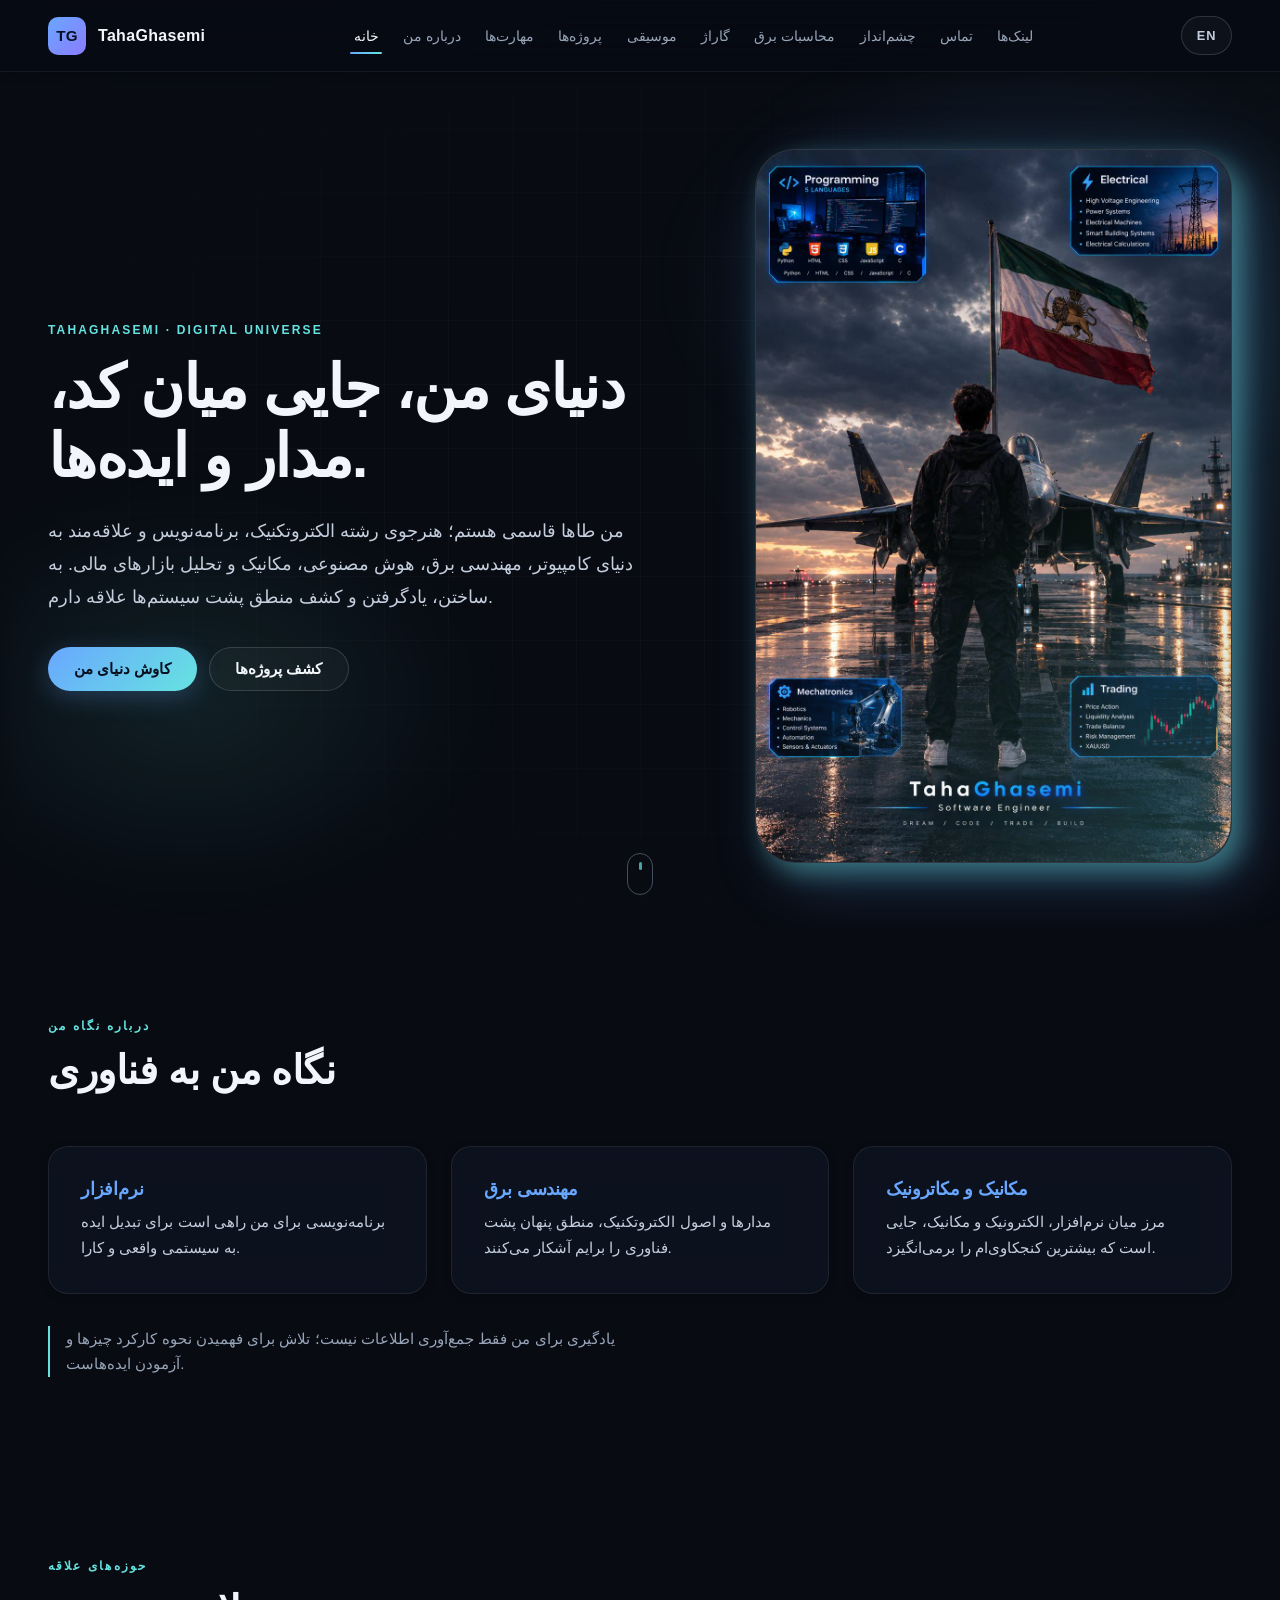
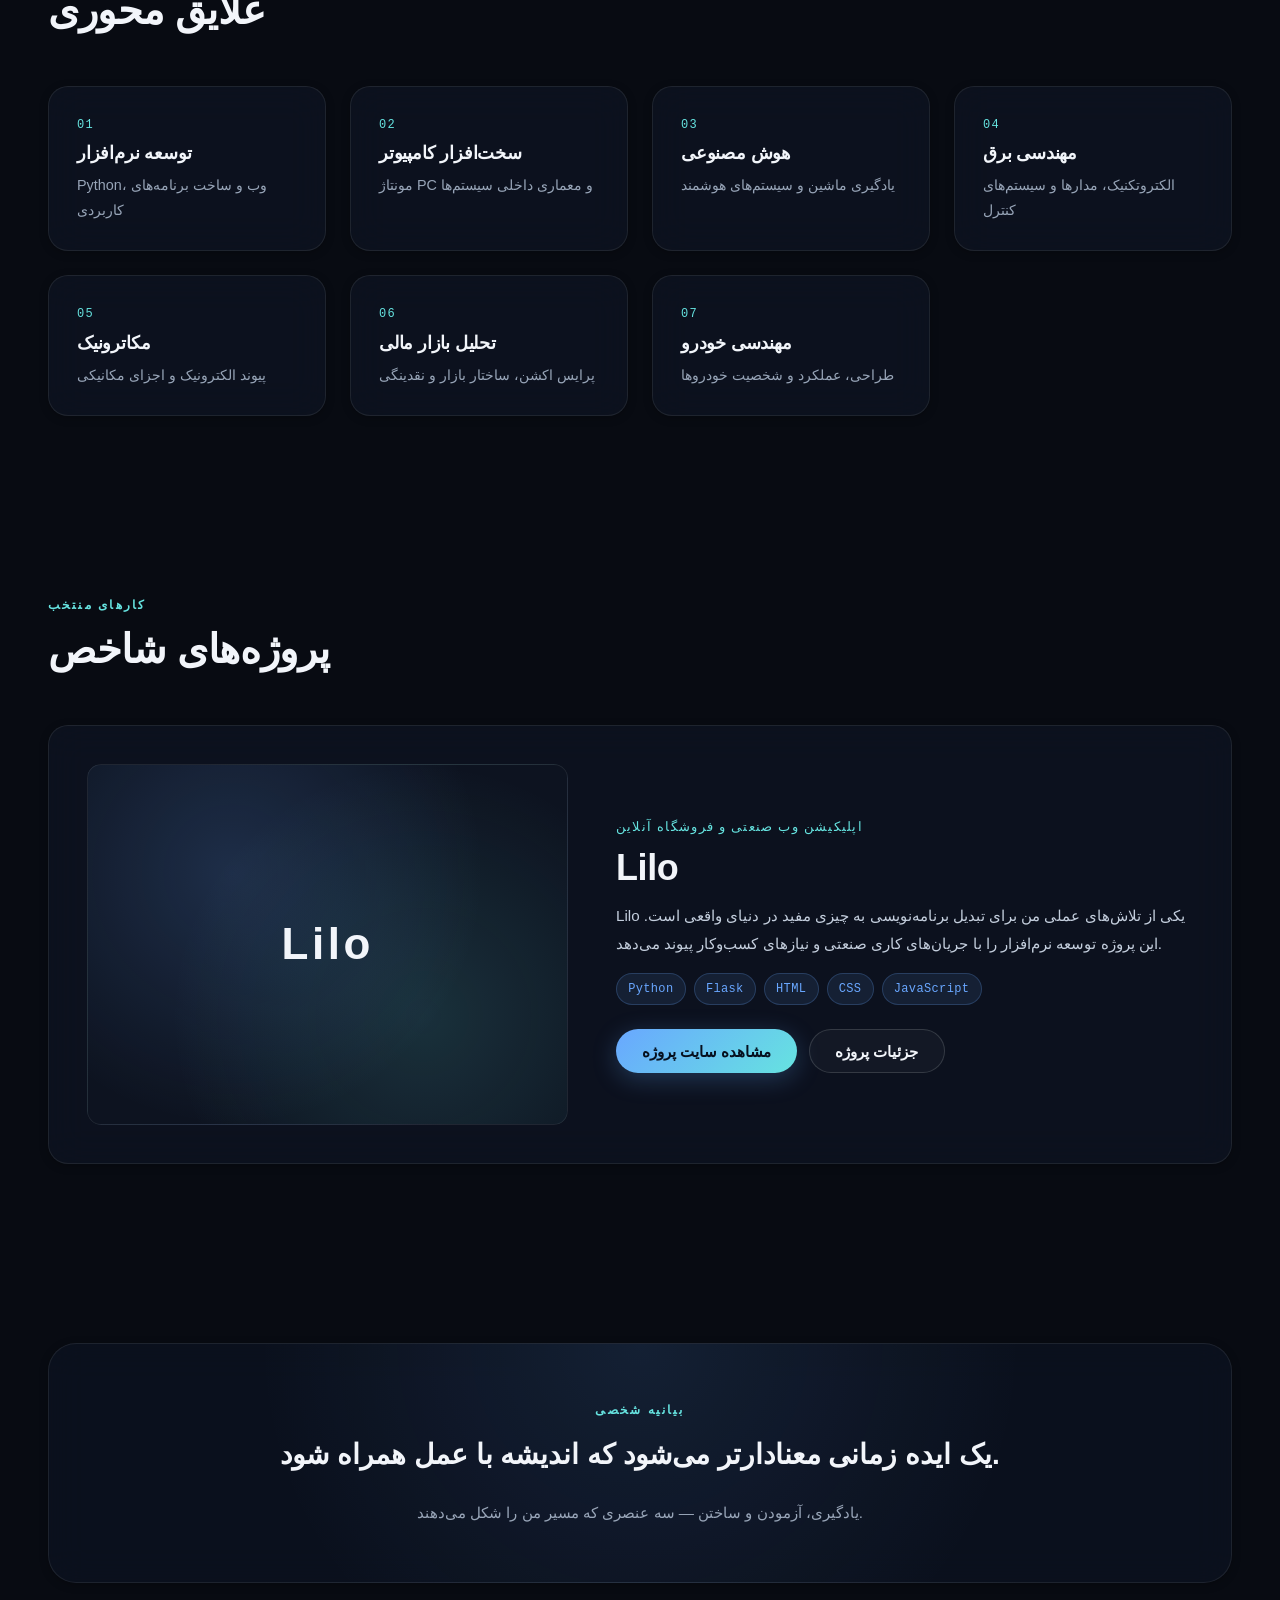
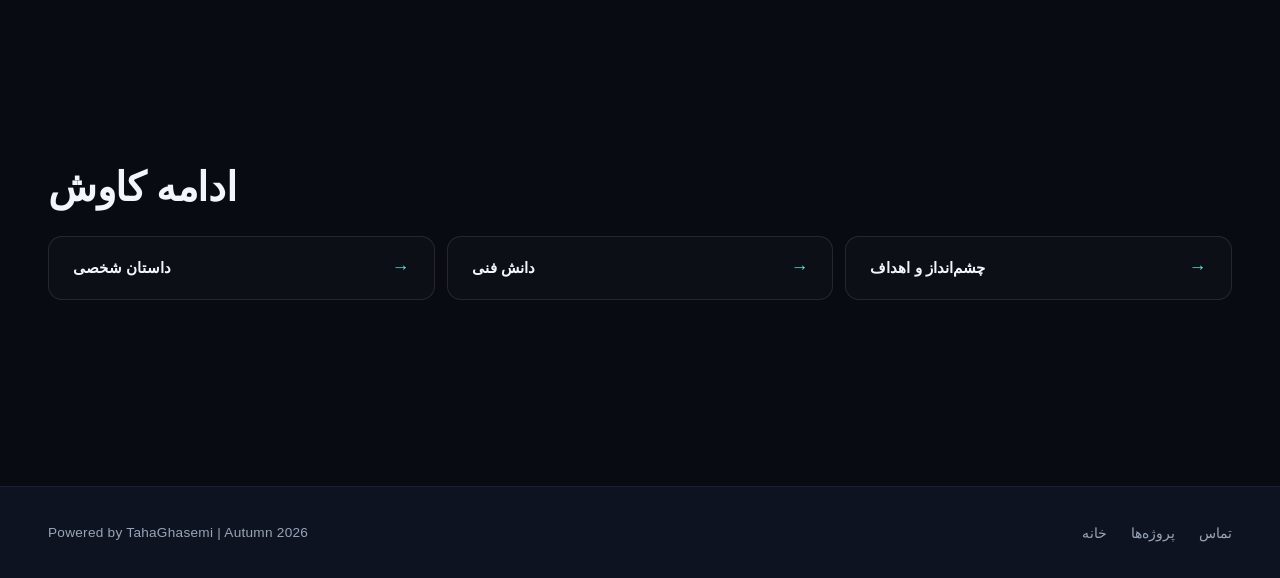
<file: index.html>
<!DOCTYPE html>
<html lang="fa" dir="rtl">
<head>
  <meta charset="UTF-8" />
  <meta name="viewport" content="width=device-width, initial-scale=1.0" />
  <meta name="description" content="TahaGhasemi — دنیای دیجیتال شخصی طاها قاسمی: کد، مدار، ایده‌ها" />
  <title>TahaGhasemi — Personal Universe</title>

  <link rel="stylesheet" href="static/css/main.css" />
</head>
<body>

  <!-- ===================== HEADER / NAVIGATION ===================== -->
  <header class="site-header glass">
    <a href="index.html" class="brand" aria-label="TahaGhasemi Home">
      <span class="brand-mark" aria-hidden="true">TG</span>
      <span class="brand-name">TahaGhasemi</span>
    </a>

    <nav class="main-nav" aria-label="Primary">
      <ul>
        <li><a href="index.html" class="active" data-i18n="nav.home">خانه</a></li>
        <li><a href="about.html" data-i18n="nav.about">درباره من</a></li>
        <li><a href="skills.html" data-i18n="nav.skills">مهارت‌ها</a></li>
        <li><a href="projects.html" data-i18n="nav.projects">پروژه‌ها</a></li>
        <li><a href="music.html" data-i18n="nav.music">موسیقی</a></li>
        <li><a href="garage.html" data-i18n="nav.garage">گاراژ</a></li>
        <!--<li><a href="gallery.html" data-i18n="nav.gallery">گالری</a></li>-->
        <li><a href="https://tahaghasemi-official.github.io/cel" data-i18n="nav.calculator">محاسبات برق</a></li>
        <li><a href="vision.html" data-i18n="nav.vision">چشم‌انداز</a></li>
        <li><a href="contact.html" data-i18n="nav.contact">تماس</a></li>
        <li><a href="links.html" data-i18n="nav.links">لینک‌ها</a></li>
      </ul>
    </nav>

    <div class="header-actions">
      <button id="lang-toggle" class="lang-toggle" type="button" aria-label="Switch language">
        <span data-lang-label="fa">EN</span>
        <span data-lang-label="en">FA</span>
      </button>
      <button id="menu-toggle" class="menu-toggle" type="button" aria-label="Open menu" aria-expanded="false">
        <span></span><span></span><span></span>
      </button>
    </div>
  </header>

  <main>

    <!-- ===================== HERO ===================== -->
    <section class="hero" aria-labelledby="hero-title">
      <div class="hero-bg" aria-hidden="true">
        <div class="grid-overlay"></div>
        <div class="ambient-glow"></div>
      </div>

      <div class="hero-inner">
        <!-- ستون متن -->
        <div class="hero-text">
          <p class="eyebrow" data-i18n="hero.eyebrow">TahaGhasemi · Digital Universe</p>

          <h1 id="hero-title" class="hero-title">
            <span data-i18n="hero.headline">دنیای من، جایی میان کد، مدار و ایده‌ها.</span>
          </h1>

          <p class="hero-lead" data-i18n="hero.lead">
            من طاها قاسمی هستم؛ هنرجوی رشته الکتروتکنیک، برنامه‌نویس و علاقه‌مند به دنیای کامپیوتر، مهندسی برق، هوش مصنوعی، مکانیک و تحلیل بازارهای مالی. به ساختن، یادگرفتن و کشف منطق پشت سیستم‌ها علاقه دارم.
          </p>

          <div class="hero-actions">
            <a href="#explore" class="btn btn-primary" data-i18n="hero.ctaExplore">کاوش دنیای من</a>
            <a href="projects.html" class="btn btn-ghost" data-i18n="hero.ctaProjects">کشف پروژه‌ها</a>
          </div>
        </div>

        <!-- ستون تصویر (پوستر) -->
        <div class="hero-visual">
          <!-- باکس اختصاصی عکس -->
          <div class="hero-poster-frame">
            <img
              src="static/images/1.jpg"
              alt="TahaGhasemi — Digital Universe Poster"
              class="hero-poster-img"
              width="1024"
              height="1536"
              loading="eager"
              decoding="async"
            />
          </div>
        </div>
      </div>

      <a href="#explore" class="scroll-hint" aria-label="Scroll down">
        <span></span>
      </a>
    </section>

    <!-- ===================== PERSONAL INTRO ===================== -->
    <section id="explore" class="section section-intro" aria-labelledby="intro-title">
      <div class="section-head">
        <p class="eyebrow" data-i18n="intro.eyebrow">درباره نگاه من</p>
        <h2 id="intro-title" data-i18n="intro.title">نگاه من به فناوری</h2>
      </div>

      <div class="intro-grid">
        <article class="glass card intro-card">
          <h3 data-i18n="intro.software.title">نرم‌افزار</h3>
          <p data-i18n="intro.software.text">
            برنامه‌نویسی برای من راهی است برای تبدیل ایده به سیستمی واقعی و کارا.
          </p>
        </article>

        <article class="glass card intro-card">
          <h3 data-i18n="intro.electrical.title">مهندسی برق</h3>
          <p data-i18n="intro.electrical.text">
            مدارها و اصول الکتروتکنیک، منطق پنهان پشت فناوری را برایم آشکار می‌کنند.
          </p>
        </article>

        <article class="glass card intro-card">
          <h3 data-i18n="intro.mechanical.title">مکانیک و مکاترونیک</h3>
          <p data-i18n="intro.mechanical.text">
            مرز میان نرم‌افزار، الکترونیک و مکانیک، جایی است که بیشترین کنجکاوی‌ام را برمی‌انگیزد.
          </p>
        </article>
      </div>

      <p class="intro-footnote" data-i18n="intro.footnote">
        یادگیری برای من فقط جمع‌آوری اطلاعات نیست؛ تلاش برای فهمیدن نحوه کارکرد چیزها و آزمودن ایده‌هاست.
      </p>
    </section>

    <!-- ===================== FEATURED INTERESTS ===================== -->
    <section class="section section-interests" aria-labelledby="interests-title">
      <div class="section-head">
        <p class="eyebrow" data-i18n="interests.eyebrow">حوزه‌های علاقه</p>
        <h2 id="interests-title" data-i18n="interests.title">علایق محوری</h2>
      </div>

      <div class="interest-grid">
        <a href="skills.html#software" class="glass interest-card">
          <span class="interest-index">01</span>
          <h3 data-i18n="interests.software.title">توسعه نرم‌افزار</h3>
          <p data-i18n="interests.software.text">Python، وب و ساخت برنامه‌های کاربردی</p>
        </a>

        <a href="skills.html#hardware" class="glass interest-card">
          <span class="interest-index">02</span>
          <h3 data-i18n="interests.hardware.title">سخت‌افزار کامپیوتر</h3>
          <p data-i18n="interests.hardware.text">مونتاژ PC و معماری داخلی سیستم‌ها</p>
        </a>

        <a href="skills.html#ai" class="glass interest-card">
          <span class="interest-index">03</span>
          <h3 data-i18n="interests.ai.title">هوش مصنوعی</h3>
          <p data-i18n="interests.ai.text">یادگیری ماشین و سیستم‌های هوشمند</p>
        </a>

        <a href="skills.html#electrical" class="glass interest-card">
          <span class="interest-index">04</span>
          <h3 data-i18n="interests.electrical.title">مهندسی برق</h3>
          <p data-i18n="interests.electrical.text">الکتروتکنیک، مدارها و سیستم‌های کنترل</p>
        </a>

        <a href="skills.html#mechatronics" class="glass interest-card">
          <span class="interest-index">05</span>
          <h3 data-i18n="interests.mechatronics.title">مکاترونیک</h3>
          <p data-i18n="interests.mechatronics.text">پیوند الکترونیک و اجزای مکانیکی</p>
        </a>

        <a href="skills.html#markets" class="glass interest-card">
          <span class="interest-index">06</span>
          <h3 data-i18n="interests.markets.title">تحلیل بازار مالی</h3>
          <p data-i18n="interests.markets.text">پرایس اکشن، ساختار بازار و نقدینگی</p>
        </a>

        <a href="garage.html" class="glass interest-card">
          <span class="interest-index">07</span>
          <h3 data-i18n="interests.automotive.title">مهندسی خودرو</h3>
          <p data-i18n="interests.automotive.text">طراحی، عملکرد و شخصیت خودروها</p>
        </a>
      </div>
    </section>

    <!-- ===================== FEATURED PROJECTS ===================== -->
    <section class="section section-projects" aria-labelledby="projects-title">
      <div class="section-head">
        <p class="eyebrow" data-i18n="projects.eyebrow">کارهای منتخب</p>
        <h2 id="projects-title" data-i18n="projects.title">پروژه‌های شاخص</h2>
      </div>

      <article class="glass project-card">
        <div class="project-visual" aria-hidden="true">
          <div class="project-visual-placeholder">
            <span>Lilo</span>
          </div>
        </div>

        <div class="project-body">
          <p class="project-category" data-i18n="projects.lilo.category">اپلیکیشن وب صنعتی و فروشگاه آنلاین</p>
          <h3 class="project-name">Lilo</h3>
          <p class="project-desc" data-i18n="projects.lilo.desc">
            Lilo یکی از تلاش‌های عملی من برای تبدیل برنامه‌نویسی به چیزی مفید در دنیای واقعی است. این پروژه توسعه نرم‌افزار را با جریان‌های کاری صنعتی و نیازهای کسب‌وکار پیوند می‌دهد.
          </p>

          <ul class="tech-tags" aria-label="Technologies">
            <li>Python</li>
            <li>Flask</li>
            <li>HTML</li>
            <li>CSS</li>
            <li>JavaScript</li>
          </ul>

          <div class="project-actions">
            <a href="https://lilogroup.ir" class="btn btn-primary" target="_blank" rel="noopener noreferrer" data-i18n="projects.lilo.visit">
              مشاهده سایت پروژه
            </a>
            <a href="projects.html" class="btn btn-ghost" data-i18n="projects.lilo.details">
              جزئیات پروژه
            </a>
          </div>
        </div>
      </article>
    </section>

    <!-- ===================== PERSONAL STATEMENT ===================== -->
    <section class="section section-statement" aria-labelledby="statement-title">
      <div class="statement-inner glass">
        <p class="eyebrow" data-i18n="statement.eyebrow">بیانیه شخصی</p>
        <blockquote id="statement-title">
          <p data-i18n="statement.quote">
            یک ایده زمانی معنادارتر می‌شود که اندیشه با عمل همراه شود.
          </p>
        </blockquote>
        <p class="statement-foot" data-i18n="statement.foot">
          یادگیری، آزمودن و ساختن — سه عنصری که مسیر من را شکل می‌دهند.
        </p>
      </div>
    </section>

    <!-- ===================== TRANSITION TO OTHER PAGES ===================== -->
    <section class="section section-next" aria-labelledby="next-title">
      <h2 id="next-title" data-i18n="next.title">ادامه کاوش</h2>
      <div class="next-links">
        <a href="about.html" class="next-link">
          <span class="next-label" data-i18n="next.about">داستان شخصی</span>
          <span class="next-arrow" aria-hidden="true">←</span>
        </a>
        <a href="skills.html" class="next-link">
          <span class="next-label" data-i18n="next.skills">دانش فنی</span>
          <span class="next-arrow" aria-hidden="true">←</span>
        </a>
        <a href="vision.html" class="next-link">
          <span class="next-label" data-i18n="next.vision">چشم‌انداز و اهداف</span>
          <span class="next-arrow" aria-hidden="true">←</span>
        </a>
      </div>
    </section>

  </main>

  <!-- ===================== FOOTER ===================== -->
  <footer class="site-footer">
    <div class="footer-inner">
      <p class="footer-brand">Powered by TahaGhasemi | Autumn 2026</p>
      <nav aria-label="Footer">
        <ul class="footer-links">
          <li><a href="index.html" data-i18n="nav.home">خانه</a></li>
          <li><a href="projects.html" data-i18n="nav.projects">پروژه‌ها</a></li>
          <li><a href="contact.html" data-i18n="nav.contact">تماس</a></li>
        </ul>
      </nav>
    </div>
  </footer>

  <!-- ===================== SCRIPTS ===================== -->
  <script src="static/js/i18n.js" defer></script>
  <script src="static/js/translations/index.js" defer></script>
  <script src="static/js/main.js" defer></script>
</body>
</html>
</file>
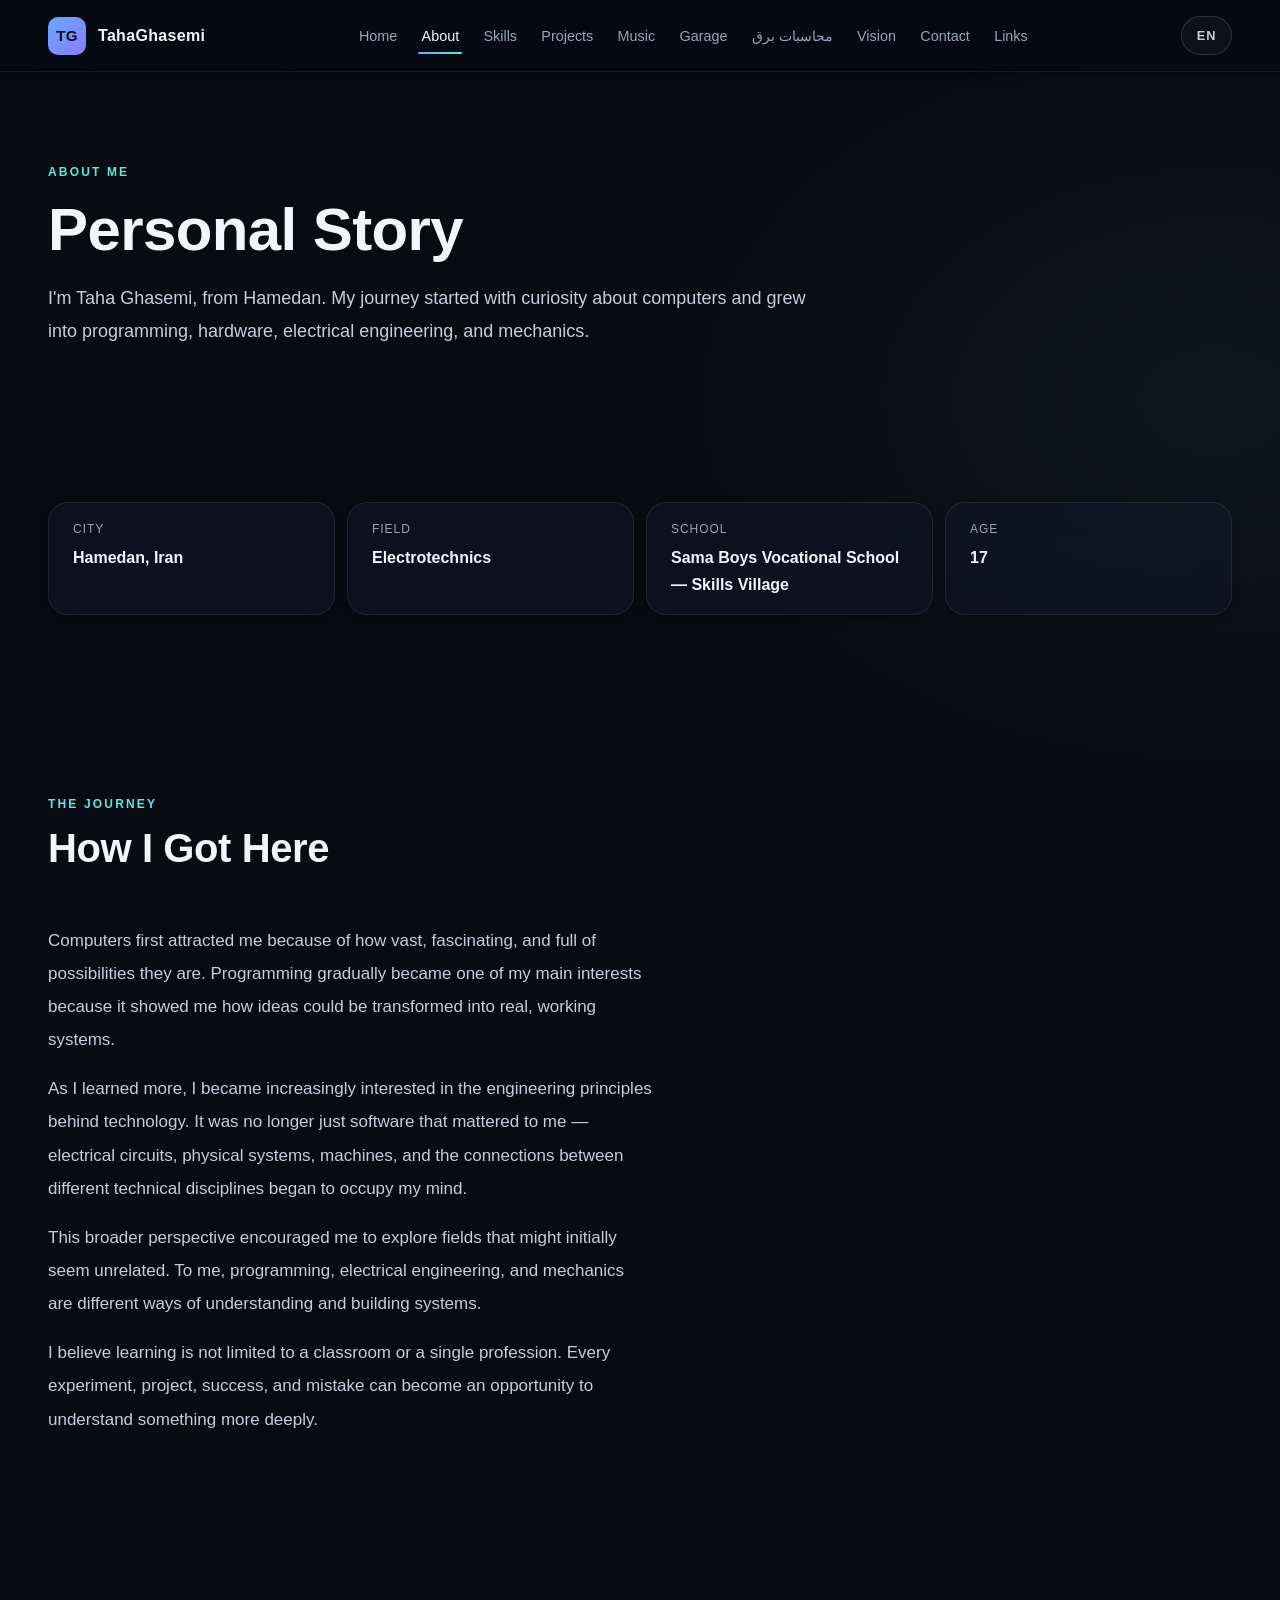
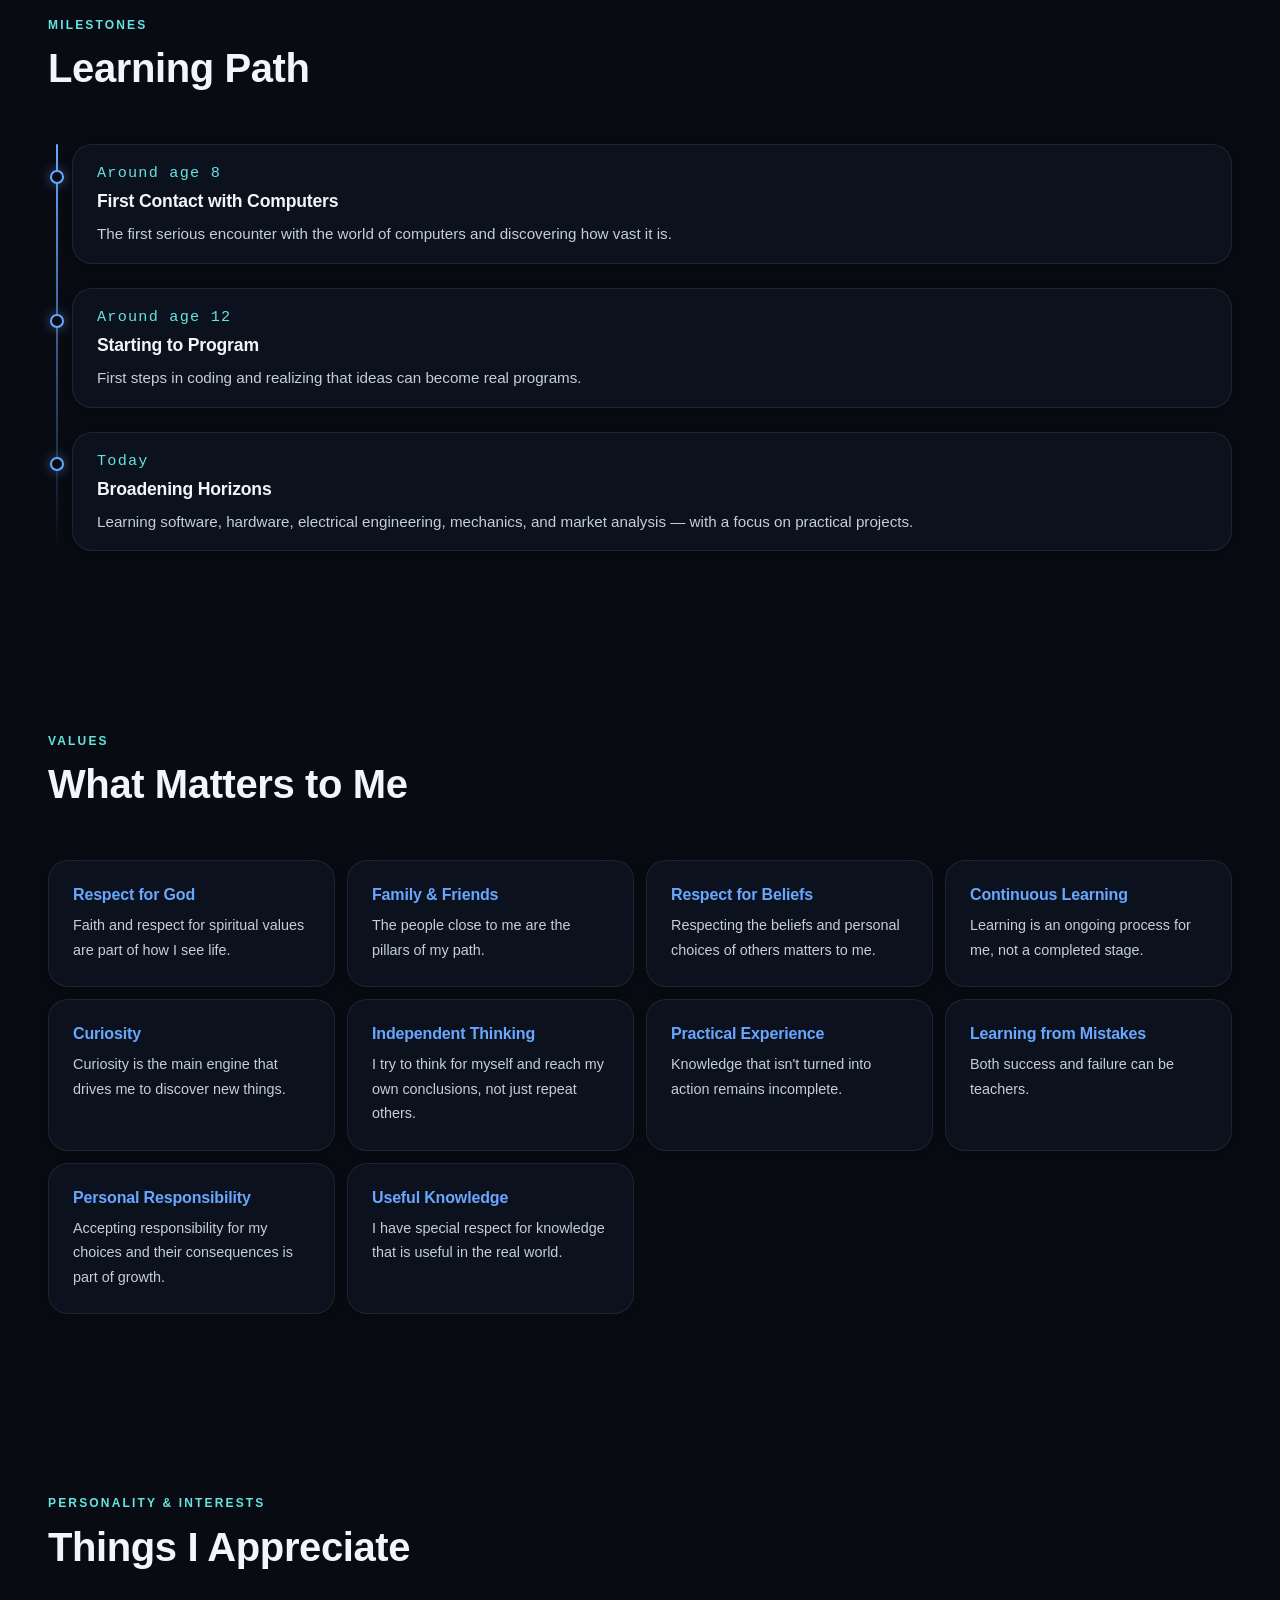
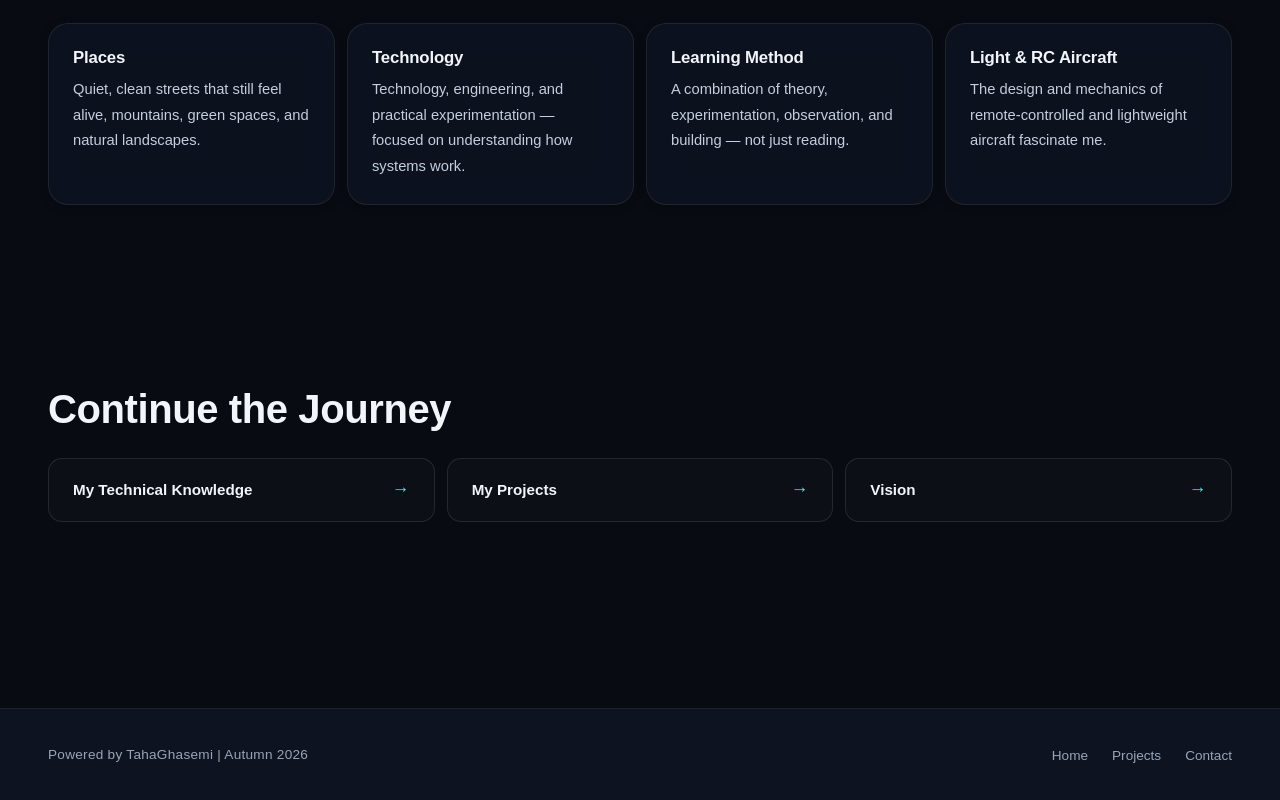
<file: about.html>
<!DOCTYPE html>
<html lang="fa" dir="rtl">
<head>
  <meta charset="UTF-8" />
  <meta name="viewport" content="width=device-width, initial-scale=1.0" />
  <meta name="description" content="درباره طاها قاسمی — داستان شخصی، ارزش‌ها و مسیر یادگیری" />
  <title>درباره من — TahaGhasemi</title>

  <link rel="stylesheet" href="static/css/main.css" />

  <script>
    (function () {
      try {
        var lang = localStorage.getItem('tg-lang') || 'fa';
        if (lang === 'en') {
          document.documentElement.lang = 'en';
          document.documentElement.dir = 'ltr';
        }
      } catch (e) {}
    })();
  </script>
</head>
<body data-page="about">

  <!-- ===================== HEADER ===================== -->
  <header class="site-header glass">
    <a href="index.html" class="brand" aria-label="TahaGhasemi Home">
      <span class="brand-mark" aria-hidden="true">TG</span>
      <span class="brand-name">TahaGhasemi</span>
    </a>

    <nav class="main-nav" aria-label="Primary">
      <ul>
        <li><a href="index.html" data-i18n="nav.home">خانه</a></li>
        <li><a href="about.html" class="active" aria-current="page" data-i18n="nav.about">درباره من</a></li>
        <li><a href="skills.html" data-i18n="nav.skills">مهارت‌ها</a></li>
        <li><a href="projects.html" data-i18n="nav.projects">پروژه‌ها</a></li>
        <li><a href="music.html" data-i18n="nav.music">موسیقی</a></li>
        <li><a href="garage.html" data-i18n="nav.garage">گاراژ</a></li>
        <li><a href="https://tahaghasemi-official.github.io/cel" data-i18n="nav.calculator">محاسبات برق</a></li>
        <!--<li><a href="gallery.html" data-i18n="nav.gallery">گالری</a></li>-->
        <li><a href="vision.html" data-i18n="nav.vision">چشم‌انداز</a></li>
        <li><a href="contact.html" data-i18n="nav.contact">تماس</a></li>
        <li><a href="links.html" data-i18n="nav.links">لینک‌ها</a></li>
      </ul>
    </nav>

    <div class="header-actions">
      <button id="lang-toggle" class="lang-toggle" type="button" aria-label="Switch language">
        <span data-lang-label="fa">EN</span>
        <span data-lang-label="en">FA</span>
      </button>
      <button id="menu-toggle" class="menu-toggle" type="button" aria-label="Open menu" aria-expanded="false">
        <span></span><span></span><span></span>
      </button>
    </div>
  </header>

  <main>

    <!-- ===================== PAGE HEAD ===================== -->
    <section class="page-head">
      <div class="page-head-inner">
        <p class="eyebrow" data-i18n="about.eyebrow">درباره من</p>
        <h1 class="page-title" data-i18n="about.title">داستان شخصی</h1>
        <p class="page-lead" data-i18n="about.lead">
          من طاها قاسمی هستم؛ اهل همدان. مسیر من از کنجکاوی نسبت به کامپیوتر شروع شد و به برنامه‌نویسی، سخت‌افزار، برق و مکانیک رسید.
        </p>
      </div>
    </section>

    <!-- ===================== BACKGROUND FACTS ===================== -->
    <section class="section about-facts-section" aria-labelledby="facts-title">
      <h2 id="facts-title" class="sr-only" data-i18n="about.facts.title">اطلاعات پایه</h2>
      <ul class="facts-grid">
        <li class="glass fact-card">
          <span class="fact-label" data-i18n="about.facts.location.label">شهر</span>
          <span class="fact-value" data-i18n="about.facts.location.value">همدان، ایران</span>
        </li>
        <li class="glass fact-card">
          <span class="fact-label" data-i18n="about.facts.field.label">رشته</span>
          <span class="fact-value" data-i18n="about.facts.field.value">الکتروتکنیک</span>
        </li>
        <li class="glass fact-card">
          <span class="fact-label" data-i18n="about.facts.school.label">محیط آموزشی</span>
          <span class="fact-value" data-i18n="about.facts.school.value">دهکده مهارتی هنرستان پسرانه سما</span>
        </li>
        <li class="glass fact-card">
          <span class="fact-label" data-i18n="about.facts.age.label">سن</span>
          <span class="fact-value" data-i18n="about.facts.age.value">۱۷</span>
        </li>
      </ul>
    </section>

    <!-- ===================== PERSONAL STORY ===================== -->
    <section class="section about-story-section" aria-labelledby="story-title">
      <div class="section-head">
        <p class="eyebrow" data-i18n="about.story.eyebrow">مسیر</p>
        <h2 id="story-title" data-i18n="about.story.title">چطور به اینجا رسیدم</h2>
      </div>

      <div class="story-body">
        <p data-i18n="about.story.p1">
          کامپیوتر از همان ابتدا مرا جذب کرد؛ نه فقط به خاطر اینکه وسیله‌ای برای کار بود، بلکه به خاطر گستردگی، جذابیت و امکان‌هایی که در آن می‌دیدم. برنامه‌نویسی کم‌کم به یکی از علاقه‌های اصلی‌ام تبدیل شد، چون به من نشان داد ایده‌ها می‌توانند به سیستم‌های واقعی و کارا تبدیل شوند.
        </p>

        <p data-i18n="about.story.p2">
          هرچه بیشتر یاد گرفتم، بیشتر به اصول مهندسی پشت فناوری علاقه‌مند شدم. دیگر فقط نرم‌افزار برایم مهم نبود؛ مدارهای الکتریکی، سیستم‌های فیزیکی، ماشین‌ها و ارتباط میان رشته‌های مختلف فنی هم ذهنم را مشغول کرد.
        </p>

        <p data-i18n="about.story.p3">
          این نگاه گسترده‌تر باعث شد به حوزه‌هایی سر بزنم که در نگاه اول بی‌ربط به نظر می‌رسند. برای من، برنامه‌نویسی، مهندسی برق و مکانیک راه‌های متفاوتی برای درک و ساختن سیستم‌ها هستند.
        </p>

        <p data-i18n="about.story.p4">
          باور دارم یادگیری به کلاس درس یا یک حرفه خاص محدود نمی‌شود. هر آزمایش، پروژه، موفقیت و اشتباه می‌تواند فرصتی برای درک عمیق‌تر چیزی باشد.
        </p>
      </div>
    </section>

    <!-- ===================== TIMELINE ===================== -->
    <section class="section about-timeline-section" aria-labelledby="timeline-title">
      <div class="section-head">
        <p class="eyebrow" data-i18n="about.timeline.eyebrow">نقاط عطف</p>
        <h2 id="timeline-title" data-i18n="about.timeline.title">مسیر یادگیری</h2>
      </div>

      <ol class="timeline">
        <li class="timeline-item reveal">
          <span class="timeline-dot" aria-hidden="true"></span>
          <div class="glass timeline-card">
            <p class="timeline-age" data-i18n="about.timeline.age8.label">حدود ۸ سالگی</p>
            <h3 data-i18n="about.timeline.age8.title">آشنایی با کامپیوتر</h3>
            <p data-i18n="about.timeline.age8.text">
              اولین برخورد جدی با دنیای کامپیوتر و کشف گستردگی آن.
            </p>
          </div>
        </li>

        <li class="timeline-item reveal">
          <span class="timeline-dot" aria-hidden="true"></span>
          <div class="glass timeline-card">
            <p class="timeline-age" data-i18n="about.timeline.age12.label">حدود ۱۲ سالگی</p>
            <h3 data-i18n="about.timeline.age12.title">شروع برنامه‌نویسی</h3>
            <p data-i18n="about.timeline.age12.text">
              اولین قدم‌ها در کدنویسی و درک اینکه ایده‌ها می‌توانند به برنامه‌های واقعی تبدیل شوند.
            </p>
          </div>
        </li>

        <li class="timeline-item reveal">
          <span class="timeline-dot" aria-hidden="true"></span>
          <div class="glass timeline-card">
            <p class="timeline-age" data-i18n="about.timeline.now.label">امروز</p>
            <h3 data-i18n="about.timeline.now.title">گسترش افق</h3>
            <p data-i18n="about.timeline.now.text">
              یادگیری هم‌زمان نرم‌افزار، سخت‌افزار، برق، مکانیک و تحلیل بازار — با تمرکز بر پروژه‌های عملی.
            </p>
          </div>
        </li>
      </ol>
    </section>

    <!-- ===================== VALUES ===================== -->
    <section class="section about-values-section" aria-labelledby="values-title">
      <div class="section-head">
        <p class="eyebrow" data-i18n="about.values.eyebrow">ارزش‌ها</p>
        <h2 id="values-title" data-i18n="about.values.title">چیزهایی که برایم مهم‌اند</h2>
      </div>

      <ul class="values-grid">
        <li class="glass value-card reveal">
          <h3 data-i18n="about.values.god.title">احترام به خدا</h3>
          <p data-i18n="about.values.god.text">
            ایمان و احترام به ارزش‌های معنوی، بخشی از نگاه من به زندگی است.
          </p>
        </li>
        <li class="glass value-card reveal">
          <h3 data-i18n="about.values.family.title">خانواده و دوستان</h3>
          <p data-i18n="about.values.family.text">
            آدم‌های نزدیک، ستون‌های اصلی مسیر من هستند.
          </p>
        </li>
        <li class="glass value-card reveal">
          <h3 data-i18n="about.values.beliefs.title">احترام به باورها</h3>
          <p data-i18n="about.values.beliefs.text">
            احترام به باورها و انتخاب‌های شخصی دیگران، برایم اهمیت دارد.
          </p>
        </li>
        <li class="glass value-card reveal">
          <h3 data-i18n="about.values.learning.title">یادگیری مستمر</h3>
          <p data-i18n="about.values.learning.text">
            یادگیری برای من یک فرآیند همیشگی است، نه یک مرحله تمام‌شده.
          </p>
        </li>
        <li class="glass value-card reveal">
          <h3 data-i18n="about.values.curiosity.title">کنجکاوی</h3>
          <p data-i18n="about.values.curiosity.text">
            کنجکاوی موتور اصلی من برای کشف چیزهای تازه است.
          </p>
        </li>
        <li class="glass value-card reveal">
          <h3 data-i18n="about.values.independence.title">تفکر مستقل</h3>
          <p data-i18n="about.values.independence.text">
            تلاش می‌کنم خودم فکر کنم و به نتیجه برسم، نه فقط تکرار دیگران.
          </p>
        </li>
        <li class="glass value-card reveal">
          <h3 data-i18n="about.values.practice.title">تجربه عملی</h3>
          <p data-i18n="about.values.practice.text">
            دانشی که به عمل تبدیل نشود، ناقص می‌ماند.
          </p>
        </li>
        <li class="glass value-card reveal">
          <h3 data-i18n="about.values.failure.title">یادگیری از خطا</h3>
          <p data-i18n="about.values.failure.text">
            هم موفقیت و هم شکست می‌توانند معلم باشند.
          </p>
        </li>
        <li class="glass value-card reveal">
          <h3 data-i18n="about.values.responsibility.title">مسئولیت شخصی</h3>
          <p data-i18n="about.values.responsibility.text">
            پذیرش مسئولیت انتخاب‌ها و نتایجشان، بخشی از رشد است.
          </p>
        </li>
        <li class="glass value-card reveal">
          <h3 data-i18n="about.values.useful.title">دانش کاربردی</h3>
          <p data-i18n="about.values.useful.text">
            برای دانشی که در دنیای واقعی به کار بیاید، ارزش ویژه‌ای قائلم.
          </p>
        </li>
      </ul>
    </section>

    <!-- ===================== PERSONALITY & INTERESTS ===================== -->
    <section class="section about-personality-section" aria-labelledby="personality-title">
      <div class="section-head">
        <p class="eyebrow" data-i18n="about.personality.eyebrow">شخصیت و علایق</p>
        <h2 id="personality-title" data-i18n="about.personality.title">چیزهایی که دوست دارم</h2>
      </div>

      <div class="personality-grid">
        <article class="glass personality-card reveal">
          <h3 data-i18n="about.personality.places.title">مکان‌ها</h3>
          <p data-i18n="about.personality.places.text">
            خیابان‌های آرام و تمیز که هنوز حس زنده بودن دارند، کوه‌ها، فضاهای سبز و مناظر طبیعی.
          </p>
        </article>

        <article class="glass personality-card reveal">
          <h3 data-i18n="about.personality.tech.title">فناوری</h3>
          <p data-i18n="about.personality.tech.text">
            فناوری، مهندسی و آزمودن عملی — با تمرکز بر فهمیدن نحوه کارکرد سیستم‌ها.
          </p>
        </article>

        <article class="glass personality-card reveal">
          <h3 data-i18n="about.personality.method.title">روش یادگیری</h3>
          <p data-i18n="about.personality.method.text">
            ترکیبی از تئوری، آزمایش، مشاهده و ساختن — نه فقط خواندن.
          </p>
        </article>

        <article class="glass personality-card reveal">
          <h3 data-i18n="about.personality.aircraft.title">هواپیماهای سبک و RC</h3>
          <p data-i18n="about.personality.aircraft.text">
            طراحی و مکانیک هواپیماهای کنترل از راه دور و هواپیماهای سبک، برایم جذاب است.
          </p>
        </article>
      </div>
    </section>

    <!-- ===================== TRANSITION ===================== -->
    <section class="section section-next" aria-labelledby="about-next-title">
      <h2 id="about-next-title" data-i18n="about.next.title">ادامه مسیر</h2>
      <div class="next-links">
        <a href="skills.html" class="next-link">
          <span class="next-label" data-i18n="about.next.skills">دانش فنی من</span>
          <span class="next-arrow" aria-hidden="true">←</span>
        </a>
        <a href="projects.html" class="next-link">
          <span class="next-label" data-i18n="about.next.projects">پروژه‌های من</span>
          <span class="next-arrow" aria-hidden="true">←</span>
        </a>
        <a href="vision.html" class="next-link">
          <span class="next-label" data-i18n="about.next.vision">چشم‌انداز</span>
          <span class="next-arrow" aria-hidden="true">←</span>
        </a>
      </div>
    </section>

  </main>

  <!-- ===================== FOOTER ===================== -->
  <footer class="site-footer">
    <div class="footer-inner">
      <p class="footer-brand">Powered by TahaGhasemi | Autumn 2026</p>
      <nav aria-label="Footer">
        <ul class="footer-links">
          <li><a href="index.html" data-i18n="nav.home">خانه</a></li>
          <li><a href="projects.html" data-i18n="nav.projects">پروژه‌ها</a></li>
          <li><a href="contact.html" data-i18n="nav.contact">تماس</a></li>
        </ul>
      </nav>
    </div>
  </footer>

  <script src="static/js/translations/about.js" defer></script>
  <script src="static/js/i18n.js" defer></script>
  <script src="static/js/main.js" defer></script>
</body>
</html>
</file>
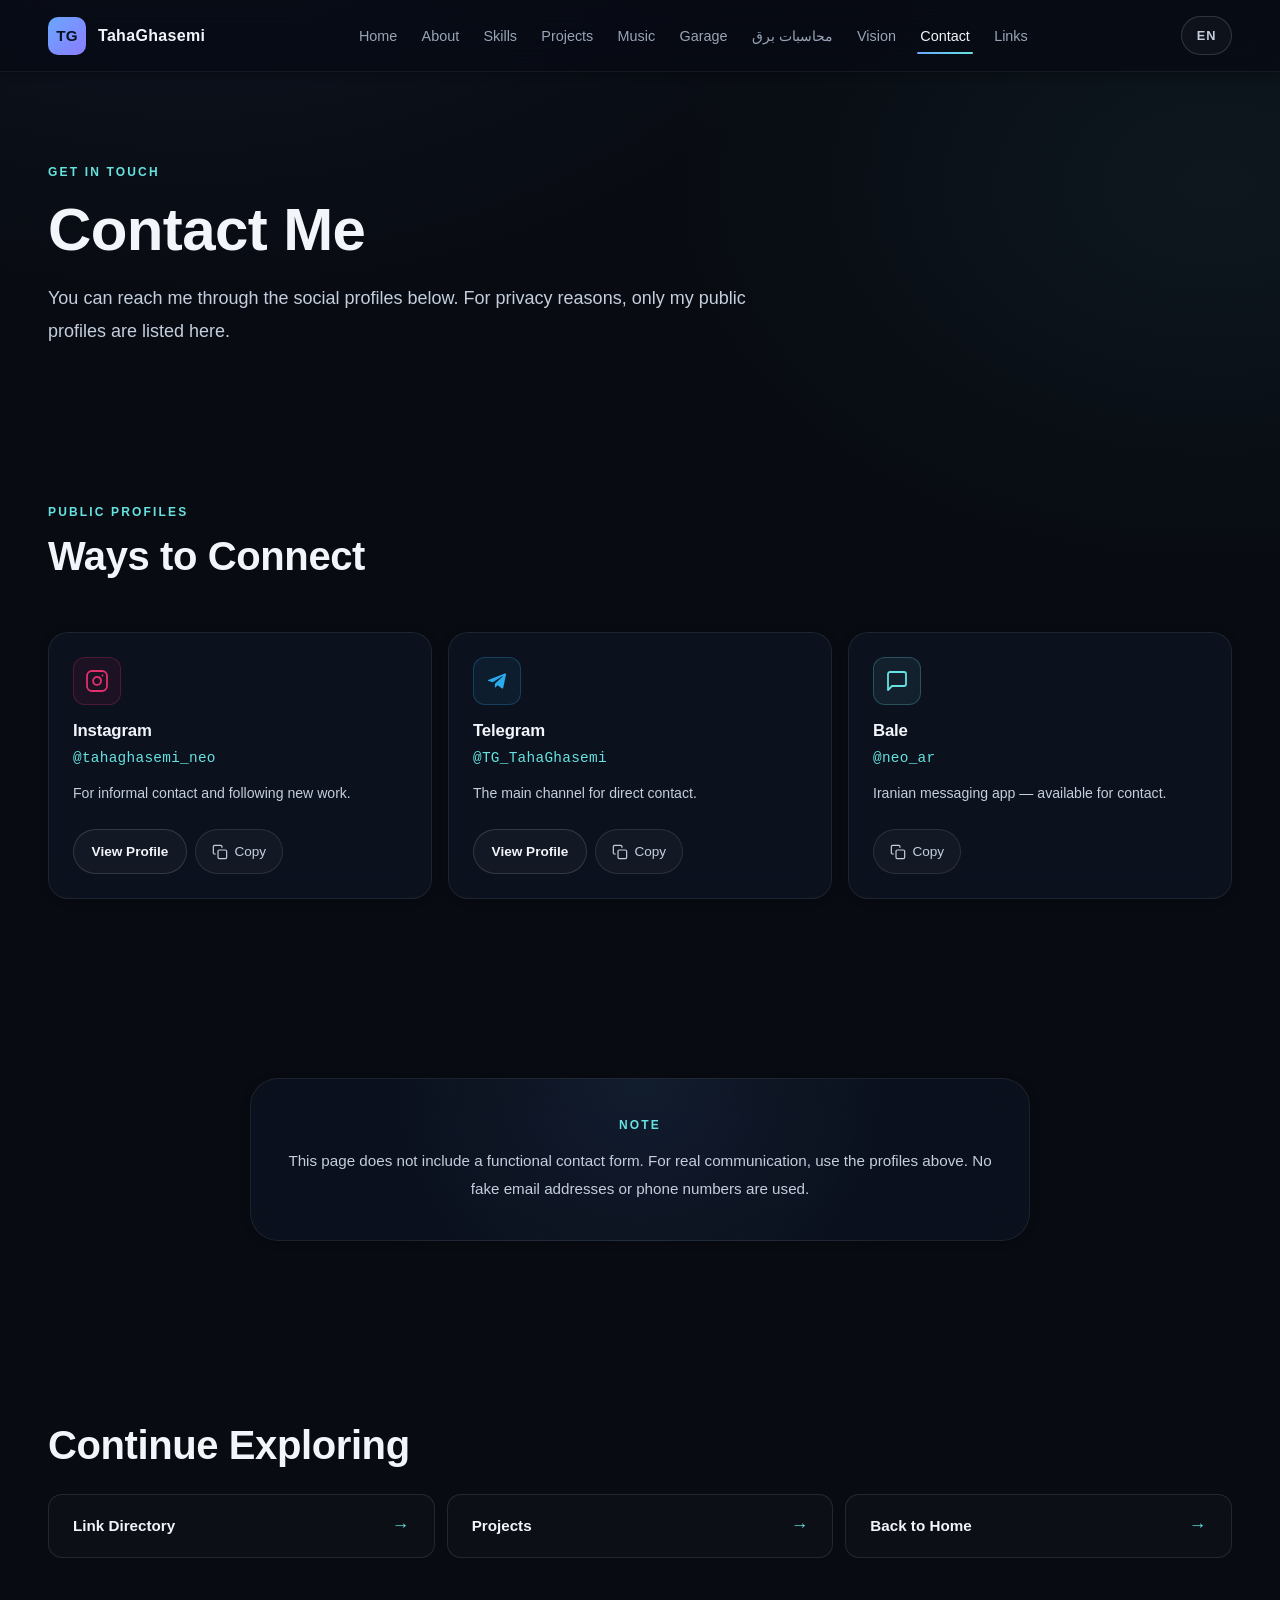
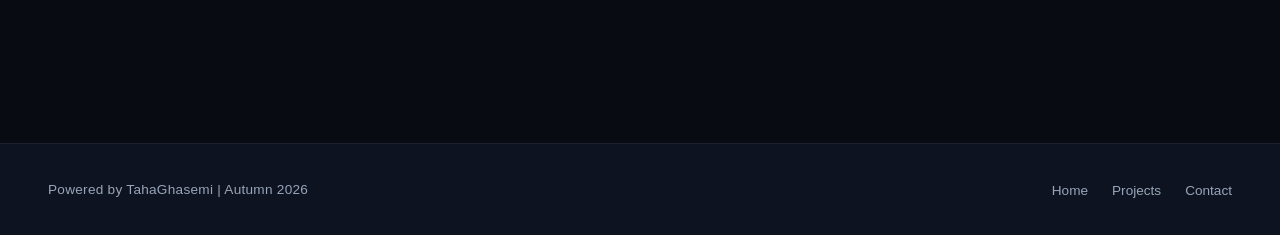
<file: contact.html>
<!DOCTYPE html>
<html lang="fa" dir="rtl">
<head>
  <meta charset="UTF-8" />
  <meta name="viewport" content="width=device-width, initial-scale=1.0" />
  <meta name="description" content="تماس با طاها قاسمی — اینستاگرام، تلگرام و بله" />
  <title>تماس — TahaGhasemi</title>

  <link rel="stylesheet" href="static/css/main.css" />

  <script>
    (function () {
      try {
        var lang = localStorage.getItem('tg-lang') || 'fa';
        if (lang === 'en') {
          document.documentElement.lang = 'en';
          document.documentElement.dir = 'ltr';
        }
      } catch (e) {}
    })();
  </script>
</head>
<body data-page="contact">

  <!-- ===================== HEADER ===================== -->
  <header class="site-header glass">
    <a href="index.html" class="brand" aria-label="TahaGhasemi Home">
      <span class="brand-mark" aria-hidden="true">TG</span>
      <span class="brand-name">TahaGhasemi</span>
    </a>

    <nav class="main-nav" aria-label="Primary">
      <ul>
        <li><a href="index.html" data-i18n="nav.home">خانه</a></li>
        <li><a href="about.html" data-i18n="nav.about">درباره من</a></li>
        <li><a href="skills.html" data-i18n="nav.skills">مهارت‌ها</a></li>
        <li><a href="projects.html" data-i18n="nav.projects">پروژه‌ها</a></li>
        <li><a href="music.html" data-i18n="nav.music">موسیقی</a></li>
        <li><a href="garage.html" data-i18n="nav.garage">گاراژ</a></li>
        <li><a href="https://tahaghasemi-official.github.io/cel" data-i18n="nav.calculator">محاسبات برق</a></li>
        <!--<li><a href="gallery.html" data-i18n="nav.gallery">گالری</a></li>-->
        <li><a href="vision.html" data-i18n="nav.vision">چشم‌انداز</a></li>
        <li><a href="contact.html" class="active" aria-current="page" data-i18n="nav.contact">تماس</a></li>
        <li><a href="links.html" data-i18n="nav.links">لینک‌ها</a></li>
      </ul>
    </nav>

    <div class="header-actions">
      <button id="lang-toggle" class="lang-toggle" type="button" aria-label="Switch language">
        <span data-lang-label="fa">EN</span>
        <span data-lang-label="en">FA</span>
      </button>
      <button id="menu-toggle" class="menu-toggle" type="button" aria-label="Open menu" aria-expanded="false">
        <span></span><span></span><span></span>
      </button>
    </div>
  </header>

  <main>

    <!-- ===================== PAGE HEAD ===================== -->
    <section class="page-head">
      <div class="page-head-inner">
        <p class="eyebrow" data-i18n="contact.eyebrow">ارتباط</p>
        <h1 class="page-title" data-i18n="contact.title">تماس با من</h1>
        <p class="page-lead" data-i18n="contact.lead">
          می‌توانید از طریق شبکه‌های اجتماعی زیر با من در ارتباط باشید. برای احترام به حریم خصوصی، فقط پروفایل‌های عمومی من در اینجا فهرست شده‌اند.
        </p>
      </div>
    </section>

    <!-- ===================== CONTACT CARDS ===================== -->
    <section class="section contact-section" aria-labelledby="contact-cards-title">
      <div class="section-head">
        <p class="eyebrow" data-i18n="contact.cards.eyebrow">پروفایل‌های عمومی</p>
        <h2 id="contact-cards-title" data-i18n="contact.cards.title">راه‌های ارتباطی</h2>
      </div>

      <div class="contact-grid">

        <!-- ===== Instagram ===== -->
        <article class="glass contact-card">
          <div class="contact-icon contact-icon--instagram" aria-hidden="true">
            <svg viewBox="0 0 24 24" width="24" height="24" fill="none" stroke="currentColor" stroke-width="1.8" stroke-linecap="round" stroke-linejoin="round">
              <rect x="2" y="2" width="20" height="20" rx="5" ry="5" />
              <path d="M16 11.37A4 4 0 1 1 12.63 8 4 4 0 0 1 16 11.37z" />
              <line x1="17.5" y1="6.5" x2="17.51" y2="6.5" />
            </svg>
          </div>

          <div class="contact-body">
            <h3 class="contact-platform" data-i18n="contact.instagram.title">اینستاگرام</h3>
            <p class="contact-username" dir="ltr">@tahaghasemi_neo</p>
            <p class="contact-desc" data-i18n="contact.instagram.desc">
              برای ارتباط غیررسمی و دنبال کردن کارهای جدید.
            </p>
          </div>

          <div class="contact-actions">
            <a
              href="https://www.instagram.com/tahaghasemi_neo/"
              class="btn btn-ghost btn-sm"
              target="_blank"
              rel="noopener noreferrer"
              data-i18n="contact.visit"
            >مشاهده پروفایل</a>
            <button
              type="button"
              class="copy-btn"
              data-copy="@tahaghasemi_neo"
              aria-label="Copy username"
            >
              <svg viewBox="0 0 24 24" width="16" height="16" fill="none" stroke="currentColor" stroke-width="1.8" stroke-linecap="round" stroke-linejoin="round" aria-hidden="true">
                <rect x="9" y="9" width="13" height="13" rx="2" ry="2" />
                <path d="M5 15H4a2 2 0 0 1-2-2V4a2 2 0 0 1 2-2h9a2 2 0 0 1 2 2v1" />
              </svg>
              <span data-i18n="contact.copy">کپی</span>
            </button>
          </div>
        </article>

        <!-- ===== Telegram ===== -->
        <article class="glass contact-card">
          <div class="contact-icon contact-icon--telegram" aria-hidden="true">
            <svg viewBox="0 0 24 24" width="24" height="24" fill="currentColor">
              <path d="M9.78 18.65l.28-4.23 7.68-6.92c.34-.31-.07-.46-.52-.19L7.74 13.3 3.64 12c-.88-.25-.89-.86.2-1.3l15.97-6.16c.73-.33 1.43.18 1.15 1.3l-2.72 12.81c-.19.91-.74 1.13-1.5.71L12.6 16.3l-1.99 1.93c-.23.23-.42.42-.83.42z" />
            </svg>
          </div>

          <div class="contact-body">
            <h3 class="contact-platform" data-i18n="contact.telegram.title">تلگرام</h3>
            <p class="contact-username" dir="ltr">@TG_TahaGhasemi</p>
            <p class="contact-desc" data-i18n="contact.telegram.desc">
              راه اصلی ارتباط مستقیم با من.
            </p>
          </div>

          <div class="contact-actions">
            <a
              href="https://t.me/TG_TahaGhasemi"
              class="btn btn-ghost btn-sm"
              target="_blank"
              rel="noopener noreferrer"
              data-i18n="contact.visit"
            >مشاهده پروفایل</a>
            <button
              type="button"
              class="copy-btn"
              data-copy="@TG_TahaGhasemi"
              aria-label="Copy username"
            >
              <svg viewBox="0 0 24 24" width="16" height="16" fill="none" stroke="currentColor" stroke-width="1.8" stroke-linecap="round" stroke-linejoin="round" aria-hidden="true">
                <rect x="9" y="9" width="13" height="13" rx="2" ry="2" />
                <path d="M5 15H4a2 2 0 0 1-2-2V4a2 2 0 0 1 2-2h9a2 2 0 0 1 2 2v1" />
              </svg>
              <span data-i18n="contact.copy">کپی</span>
            </button>
          </div>
        </article>

        <!-- ===== Bale ===== -->
        <article class="glass contact-card">
          <div class="contact-icon contact-icon--bale" aria-hidden="true">
            <svg viewBox="0 0 24 24" width="24" height="24" fill="none" stroke="currentColor" stroke-width="1.8" stroke-linecap="round" stroke-linejoin="round">
              <path d="M21 15a2 2 0 0 1-2 2H7l-4 4V5a2 2 0 0 1 2-2h14a2 2 0 0 1 2 2z" />
            </svg>
          </div>

          <div class="contact-body">
            <h3 class="contact-platform" data-i18n="contact.bale.title">بله</h3>
            <p class="contact-username" dir="ltr">@neo_ar</p>
            <p class="contact-desc" data-i18n="contact.bale.desc">
              پیام‌رسان داخلی — برای ارتباط در دسترس است.
            </p>
          </div>

          <div class="contact-actions">
            <!--
              لینک بله فقط زمانی که مقصد تأیید شده باشد باید فعال شود.
              تا آن زمان، فقط کپی یوزرنیم ارائه می‌شود.
            -->
            <button
              type="button"
              class="copy-btn"
              data-copy="@neo_ar"
              aria-label="Copy username"
            >
              <svg viewBox="0 0 24 24" width="16" height="16" fill="none" stroke="currentColor" stroke-width="1.8" stroke-linecap="round" stroke-linejoin="round" aria-hidden="true">
                <rect x="9" y="9" width="13" height="13" rx="2" ry="2" />
                <path d="M5 15H4a2 2 0 0 1-2-2V4a2 2 0 0 1 2-2h9a2 2 0 0 1 2 2v1" />
              </svg>
              <span data-i18n="contact.copy">کپی</span>
            </button>
          </div>
        </article>

      </div>
    </section>

    <!-- ===================== NOTE ===================== -->
    <section class="section contact-note-section" aria-labelledby="contact-note-title">
      <div class="glass contact-note-inner">
        <p class="eyebrow" data-i18n="contact.note.eyebrow">یادداشت</p>
        <h2 id="contact-note-title" class="sr-only" data-i18n="contact.note.title">یادداشت</h2>
        <p class="contact-note-text" data-i18n="contact.note.text">
          این صفحه هیچ فرم تماس ارسال‌کننده‌ای ندارد. برای ارتباط واقعی، از طریق پروفایل‌های بالا اقدام کنید. از ایمیل یا شماره تلفن ساختگی استفاده نشده است.
        </p>
      </div>
    </section>

    <!-- ===================== TRANSITION ===================== -->
    <section class="section section-next" aria-labelledby="contact-next-title">
      <h2 id="contact-next-title" data-i18n="contact.next.title">ادامه کاوش</h2>
      <div class="next-links">
        <a href="links.html" class="next-link">
          <span class="next-label" data-i18n="contact.next.links">دایرکتوری لینک‌ها</span>
          <span class="next-arrow" aria-hidden="true">←</span>
        </a>
        <a href="projects.html" class="next-link">
          <span class="next-label" data-i18n="contact.next.projects">پروژه‌ها</span>
          <span class="next-arrow" aria-hidden="true">←</span>
        </a>
        <a href="index.html" class="next-link">
          <span class="next-label" data-i18n="contact.next.home">بازگشت به خانه</span>
          <span class="next-arrow" aria-hidden="true">←</span>
        </a>
      </div>
    </section>

  </main>

  <!-- ===================== FOOTER ===================== -->
  <footer class="site-footer">
    <div class="footer-inner">
      <p class="footer-brand">Powered by TahaGhasemi | Autumn 2026</p>
      <nav aria-label="Footer">
        <ul class="footer-links">
          <li><a href="index.html" data-i18n="nav.home">خانه</a></li>
          <li><a href="projects.html" data-i18n="nav.projects">پروژه‌ها</a></li>
          <li><a href="contact.html" data-i18n="nav.contact">تماس</a></li>
        </ul>
      </nav>
    </div>
  </footer>

  <script src="static/js/translations/contact.js" defer></script>
  <script src="static/js/i18n.js" defer></script>
  <script src="static/js/contact.js" defer></script>
  <script src="static/js/main.js" defer></script>
</body>
</html>
</file>
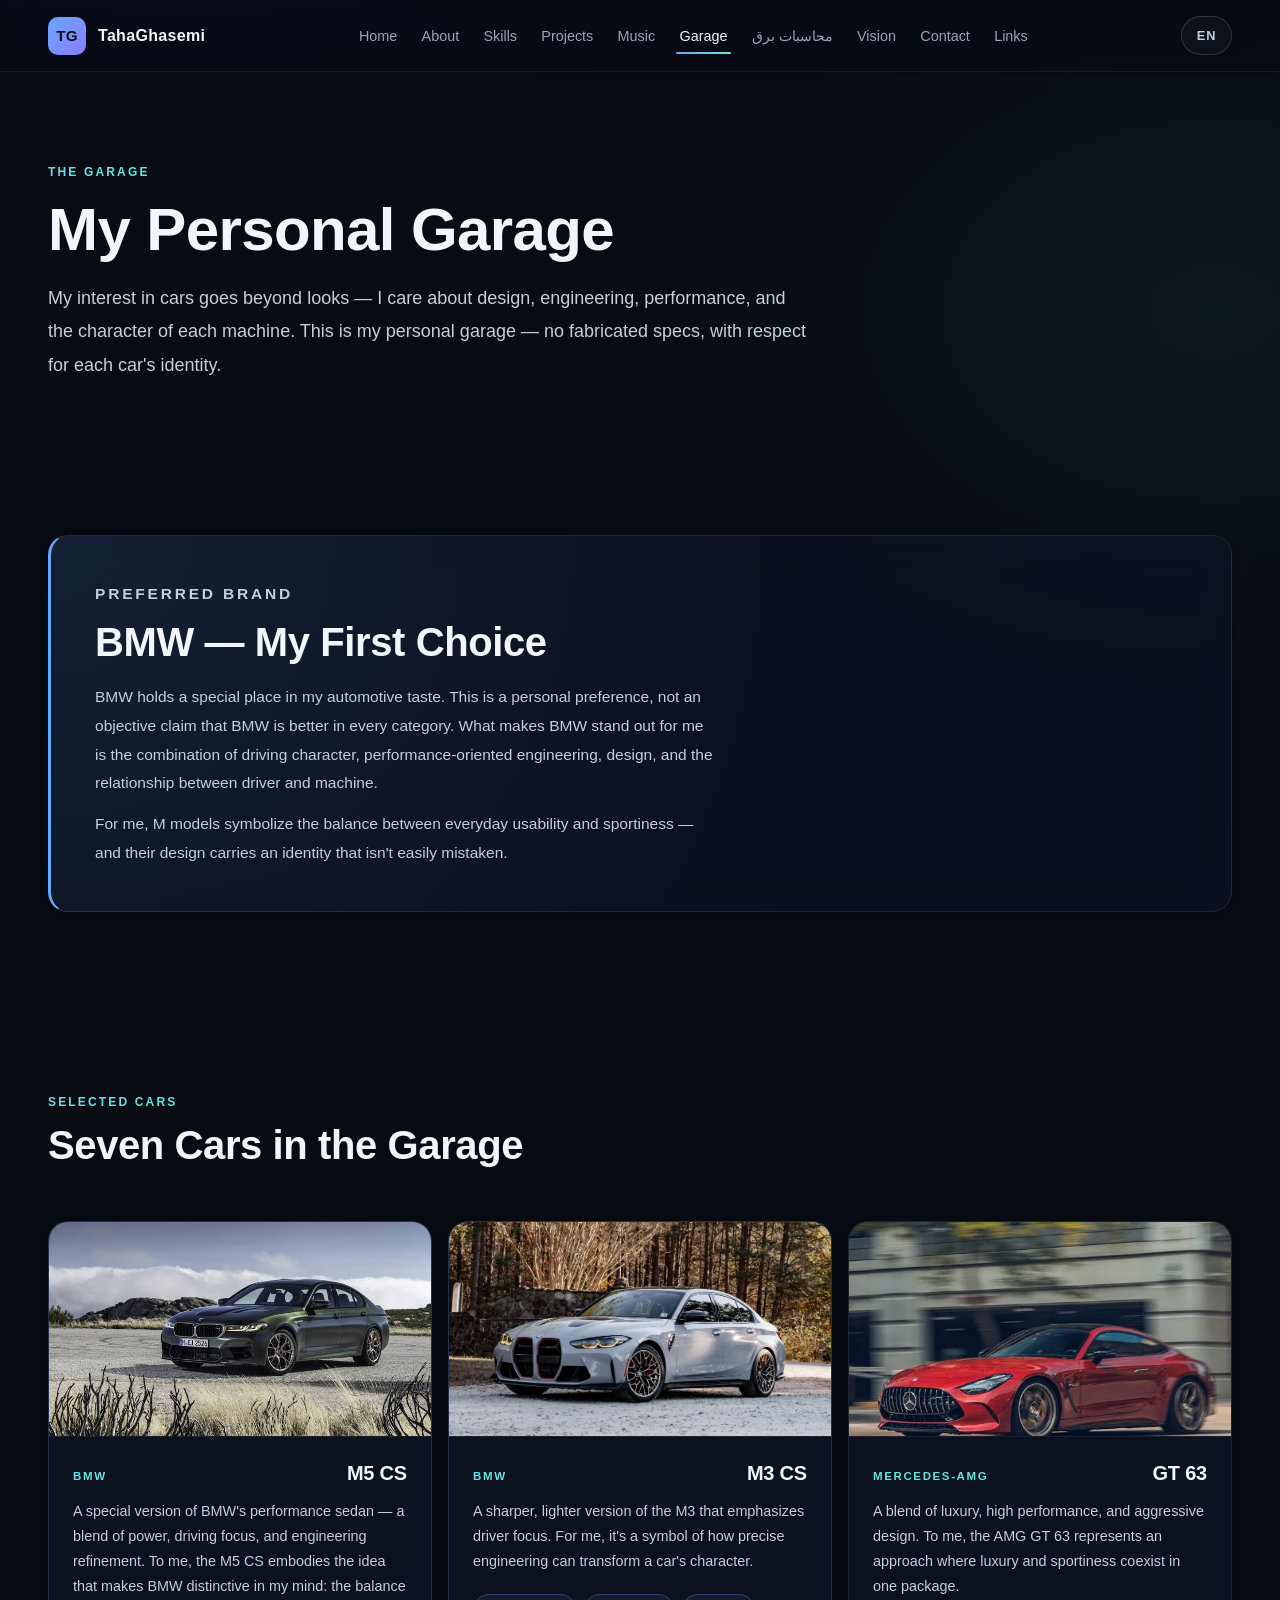
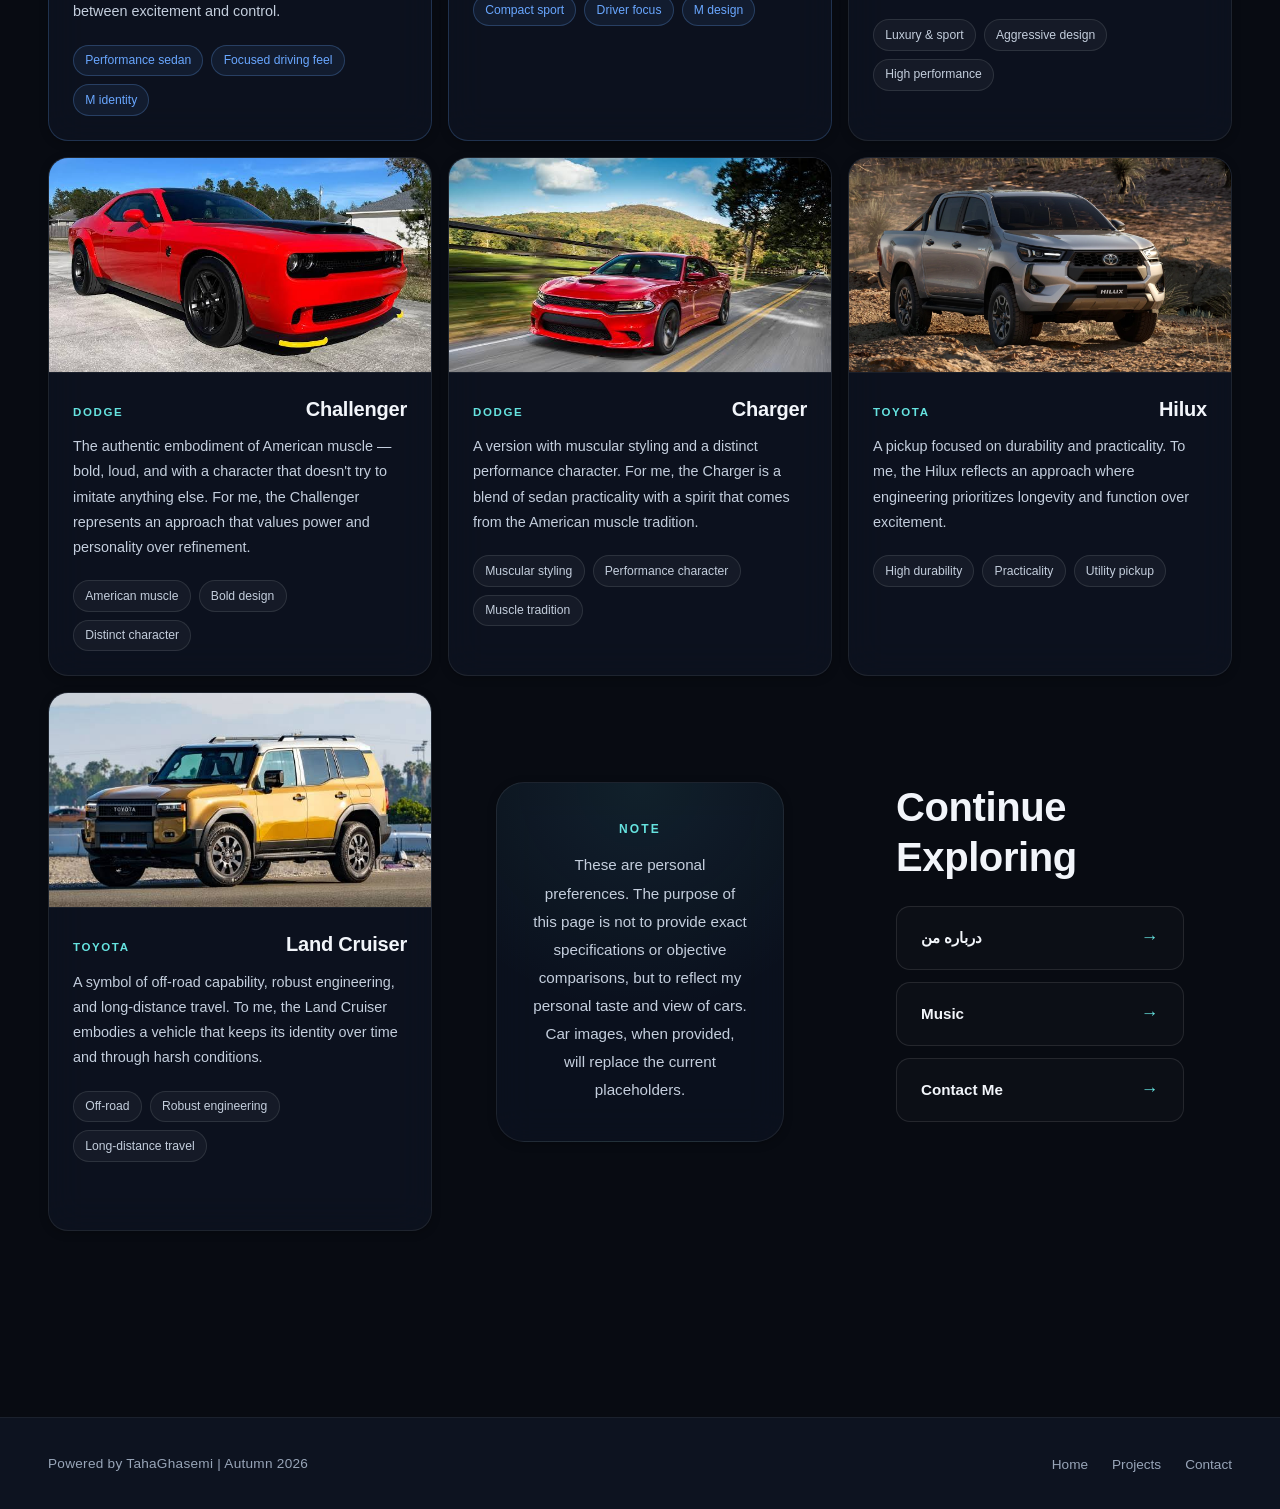
<file: garage.html>
<!DOCTYPE html>
<html lang="fa" dir="rtl">
<head>
  <meta charset="UTF-8" />
  <meta name="viewport" content="width=device-width, initial-scale=1.0" />
  <meta name="description" content="گاراژ شخصی طاها قاسمی — علاقه به خودرو، طراحی و مهندسی" />
  <title>گاراژ — TahaGhasemi</title>

  <link rel="stylesheet" href="static/css/main.css" />

  <script>
    (function () {
      try {
        var lang = localStorage.getItem('tg-lang') || 'fa';
        if (lang === 'en') {
          document.documentElement.lang = 'en';
          document.documentElement.dir = 'ltr';
        }
      } catch (e) {}
    })();
  </script>
</head>
<body data-page="garage">

  <!-- ===================== HEADER ===================== -->
  <header class="site-header glass">
    <a href="index.html" class="brand" aria-label="TahaGhasemi Home">
      <span class="brand-mark" aria-hidden="true">TG</span>
      <span class="brand-name">TahaGhasemi</span>
    </a>

    <nav class="main-nav" aria-label="Primary">
      <ul>
        <li><a href="index.html" data-i18n="nav.home">خانه</a></li>
        <li><a href="about.html" data-i18n="nav.about">درباره من</a></li>
        <li><a href="skills.html" data-i18n="nav.skills">مهارت‌ها</a></li>
        <li><a href="projects.html" data-i18n="nav.projects">پروژه‌ها</a></li>
        <li><a href="music.html" data-i18n="nav.music">موسیقی</a></li>
        <li><a href="garage.html" class="active" aria-current="page" data-i18n="nav.garage">گاراژ</a></li>
        <li><a href="https://tahaghasemi-official.github.io/cel" data-i18n="nav.calculator">محاسبات برق</a></li>
        <!--<li><a href="gallery.html" data-i18n="nav.gallery">گالری</a></li>-->
        <li><a href="vision.html" data-i18n="nav.vision">چشم‌انداز</a></li>
        <li><a href="contact.html" data-i18n="nav.contact">تماس</a></li>
        <li><a href="links.html" data-i18n="nav.links">لینک‌ها</a></li>
      </ul>
    </nav>

    <div class="header-actions">
      <button id="lang-toggle" class="lang-toggle" type="button" aria-label="Switch language">
        <span data-lang-label="fa">EN</span>
        <span data-lang-label="en">FA</span>
      </button>
      <button id="menu-toggle" class="menu-toggle" type="button" aria-label="Open menu" aria-expanded="false">
        <span></span><span></span><span></span>
      </button>
    </div>
  </header>

  <main>

    <!-- ===================== PAGE HEAD ===================== -->
    <section class="page-head">
      <div class="page-head-inner">
        <p class="eyebrow" data-i18n="garage.eyebrow">The Garage</p>
        <h1 class="page-title" data-i18n="garage.title">گاراژ شخصی من</h1>
        <p class="page-lead" data-i18n="garage.lead">
          علاقه‌ام به خودرو فراتر از ظاهر است؛ به طراحی، مهندسی، عملکرد و شخصیت ماشین‌ها توجه می‌کنم. این گاراژ شخصی من است — بدون آمار جعلی، با احترام به هویت هر خودرو.
        </p>
      </div>
    </section>

    <!-- ===================== BMW PREFERENCE ===================== -->
    <section class="section garage-pref-section" aria-labelledby="bmw-pref-title">
      <div class="glass garage-pref-card">
        <p class="eyebrow" data-i18n="garage.pref.eyebrow">برند محبوب</p>
        <h2 id="bmw-pref-title" data-i18n="garage.pref.title">BMW — انتخاب اول من</h2>
        <p data-i18n="garage.pref.text1">
          BMW جایگاه ویژه‌ای در سلیقه خودرویی من دارد. این ترجیح شخصی است، نه یک ادعای عینی که BMW در هر دسته‌ای بهتر است. آنچه برای من BMW را متمایز می‌کند، ترکیب شخصیت رانندگی، مهندسی عملکردمحور، طراحی و رابطه میان راننده و ماشین است.
        </p>
        <p data-i18n="garage.pref.text2">
          مدل‌های M برای من نماد تعادل میان روزمرگی و اسپرت بودن هستند — و طراحی آن‌ها هویتی دارد که به‌راحتی اشتباه گرفته نمی‌شود.
        </p>
      </div>
    </section>

    <!-- ===================== CARS ===================== -->
    <section class="section garage-cars-section" aria-labelledby="cars-title">
      <div class="section-head">
        <p class="eyebrow" data-i18n="garage.cars.eyebrow">خودروهای منتخب</p>
        <h2 id="cars-title" data-i18n="garage.cars.title">هفت خودرو در گاراژ</h2>
      </div>

      <div class="car-grid">

        <!-- ===== BMW M5 CS ===== -->
      <article class="glass car-card car-card--bmw reveal">
        <!-- بخش عکس جایگزین شد -->
        <div class="car-visual">
          <img 
            src="static/images/bmw-m5-cs.jpg" 
            alt="BMW M5 CS" 
            class="car-image" 
            loading="lazy"
          />
        </div>

        <div class="car-body">
          <header class="car-head">
            <p class="car-brand">BMW</p>
            <h3 class="car-name">M5 CS</h3>
          </header>
          <p class="car-desc" data-i18n="garage.m5cs.desc">
            نسخه‌ای خاص از سدان پرفورمنس BMW؛ ترکیبی از قدرت، تمرکز رانندگی و ظرافت مهندسی. M5 CS برای من تجسم ایده‌ای است که BMW را در ذهنم متمایز می‌کند: تعادل میان هیجان و کنترل.
          </p>
          <ul class="car-traits">
            <li data-i18n="garage.m5cs.t1">سدان پرفورمنس</li>
            <li data-i18n="garage.m5cs.t2">حس رانندگی متمرکز</li>
            <li data-i18n="garage.m5cs.t3">هویت M</li>
          </ul>
        </div>
      </article>

        <!-- ===== BMW M3 CS ===== -->
        <article class="glass car-card car-card--bmw reveal">
          <div class="car-visual">
            <img 
              src="static/images/bmw-m3-cs.jpg" 
              alt="BMW M3 CS" 
              class="car-image" 
              loading="lazy"
            />
          </div>

          <div class="car-body">
            <header class="car-head">
              <p class="car-brand">BMW</p>
              <h3 class="car-name">M3 CS</h3>
            </header>
            <p class="car-desc" data-i18n="garage.m3cs.desc">
              نسخه‌ای تیزتر و سبک‌تر از M3 که بر تمرکز راننده تأکید دارد. برای من نمادی است از اینکه چگونه یک مهندسی دقیق می‌تواند شخصیت یک خودرو را دگرگون کند.
            </p>
            <ul class="car-traits">
              <li data-i18n="garage.m3cs.t1">اسپرت فشرده</li>
              <li data-i18n="garage.m3cs.t2">تمرکز رانندگی</li>
              <li data-i18n="garage.m3cs.t3">طراحی M</li>
            </ul>
          </div>
        </article>

        <!-- ===== Mercedes-AMG GT 63 ===== -->
        <article class="glass car-card car-card--amg reveal">
          <div class="car-visual">
            <img 
              src="static/images/amg-gt-63.jpg" 
              alt="Mercedes-AMG GT 63" 
              class="car-image" 
              loading="lazy"
            />
          </div>

          <div class="car-body">
            <header class="car-head">
              <p class="car-brand" data-i18n="garage.amg.brand">مرسدس-AMG</p>
              <h3 class="car-name">GT 63</h3>
            </header>
            <p class="car-desc" data-i18n="garage.amg.desc">
              ترکیبی از لوکس بودن، عملکرد بالا و طراحی تهاجمی. AMG GT 63 برای من نشان‌دهنده رویکردی است که در آن لوکس و اسپرت در یک بسته قرار می‌گیرند.
            </p>
            <ul class="car-traits">
              <li data-i18n="garage.amg.t1">لوکس و اسپرت</li>
              <li data-i18n="garage.amg.t2">طراحی تهاجمی</li>
              <li data-i18n="garage.amg.t3">عملکرد بالا</li>
            </ul>
          </div>
        </article>

        <!-- ===== Dodge Challenger ===== -->
        <article class="glass car-card car-card--dodge reveal">
          <div class="car-visual">
            <img 
              src="static/images/dodge-challenger.jpg" 
              alt="Dodge Challenger" 
              class="car-image" 
              loading="lazy"
            />
          </div>

          <div class="car-body">
            <header class="car-head">
              <p class="car-brand">Dodge</p>
              <h3 class="car-name">Challenger</h3>
            </header>
            <p class="car-desc" data-i18n="garage.challenger.desc">
              تجسم اصیل ماسل‌کار آمریکایی — جسورانه، پرهیاهو و با شخصیتی که سعی نمی‌کند شبیه چیز دیگری باشد. Challenger برای من نماینده‌ی رویکردی است که قدرت و شخصیت را بالاتر از ظرافت می‌داند.
            </p>
            <ul class="car-traits">
              <li data-i18n="garage.challenger.t1">ماسل‌کار آمریکایی</li>
              <li data-i18n="garage.challenger.t2">طراحی جسورانه</li>
              <li data-i18n="garage.challenger.t3">شخصیت متمایز</li>
            </ul>
          </div>
        </article>

        <!-- ===== Dodge Charger ===== -->
        <article class="glass car-card car-card--dodge reveal">
          <div class="car-visual">
            <img 
              src="static/images/dodge-charger.jpg" 
              alt="Dodge Charger" 
              class="car-image" 
              loading="lazy"
            />
          </div>

          <div class="car-body">
            <header class="car-head">
              <p class="car-brand">Dodge</p>
              <h3 class="car-name">Charger</h3>
            </header>
            <p class="car-desc" data-i18n="garage.charger.desc">
              نسخه‌ای با طراحی عضلانی و شخصیت عملکردی متمایز. Charger برای من ترکیبی است از کاربردی بودن سدان با روحیه‌ای که از سنت ماسل‌کار آمریکایی می‌آید.
            </p>
            <ul class="car-traits">
              <li data-i18n="garage.charger.t1">طراحی عضلانی</li>
              <li data-i18n="garage.charger.t2">شخصیت عملکردی</li>
              <li data-i18n="garage.charger.t3">سنت ماسل‌کار</li>
            </ul>
          </div>
        </article>

        <!-- ===== Toyota Hilux ===== -->
        <article class="glass car-card car-card--toyota reveal">
          <div class="car-visual">
            <img 
              src="static/images/toyota-hilux.jpg" 
              alt="Toyota Hilux" 
              class="car-image" 
              loading="lazy"
            />
          </div>

          <div class="car-body">
            <header class="car-head">
              <p class="car-brand">Toyota</p>
              <h3 class="car-name">Hilux</h3>
            </header>
            <p class="car-desc" data-i18n="garage.hilux.desc">
              پیکاپی با تمرکز بر دوام و کاربردپذیری. Hilux برای من نشان‌دهنده رویکردی است که در آن مهندسی، پیش از هیجان، به فکر دوام و کارکرد درازمدت است.
            </p>
            <ul class="car-traits">
              <li data-i18n="garage.hilux.t1">دوام بالا</li>
              <li data-i18n="garage.hilux.t2">کاربردپذیری</li>
              <li data-i18n="garage.hilux.t3">پیکاپ کاربردی</li>
            </ul>
          </div>
        </article>

        <!-- ===== Toyota Land Cruiser ===== -->
        <article class="glass car-card car-card--toyota reveal">
          <div class="car-visual">
            <img 
              src="static/images/toyota-land-cruiser.jpg" 
              alt="Toyota Land Cruiser" 
              class="car-image" 
              loading="lazy"
            />
          </div>

          <div class="car-body">
            <header class="car-head">
              <p class="car-brand">Toyota</p>
              <h3 class="car-name">Land Cruiser</h3>
            </header>
            <p class="car-desc" data-i18n="garage.landcruiser.desc">
              نمادی از توانایی آفرود، مهندسی مستحکم و سفرهای طولانی. Land Cruiser برای من تجسم خودرویی است که با گذشت زمان و شرایط سخت، هویت خودش را حفظ می‌کند.
            </p>
            <ul class="car-traits">
              <li data-i18n="garage.landcruiser.t1">آفرود</li>
              <li data-i18n="garage.landcruiser.t2">مهندسی مستحکم</li>
              <li data-i18n="garage.landcruiser.t3">سفر طولانی</li>
            </ul>
          </div>
        </article>

    <!-- ===================== DISCLAIMER ===================== -->
    <section class="section garage-note-section" aria-labelledby="note-title">
      <div class="glass garage-note-inner">
        <p class="eyebrow" data-i18n="garage.note.eyebrow">یادداشت</p>
        <h2 id="note-title" class="sr-only" data-i18n="garage.note.title">یادداشت</h2>
        <p class="garage-note-text" data-i18n="garage.note.text">
          این ترجیحات شخصی هستند. هدف این صفحه ارائه مشخصات فنی دقیق یا مقایسه عینی نیست؛ بلکه بازتاب سلیقه و نگاه شخصی من به خودروهاست. تصاویر خودروها در صورت تأمین، جایگزین placeholder‌های فعلی خواهند شد.
        </p>
      </div>
    </section>

    <!-- ===================== TRANSITION ===================== -->
    <section class="section section-next" aria-labelledby="garage-next-title">
      <h2 id="garage-next-title" data-i18n="garage.next.title">ادامه کاوش</h2>
      <div class="next-links">
        <a href="about.html" class="next-link">
          <span class="next-label" data-i18n="garage.next.about">درباره من</span>
          <span class="next-arrow" aria-hidden="true">←</span>
        </a>
        <a href="music.html" class="next-link">
          <span class="next-label" data-i18n="garage.next.music">موسیقی</span>
          <span class="next-arrow" aria-hidden="true">←</span>
        </a>
        <a href="contact.html" class="next-link">
          <span class="next-label" data-i18n="garage.next.contact">تماس با من</span>
          <span class="next-arrow" aria-hidden="true">←</span>
        </a>
      </div>
    </section>

  </main>

  <!-- ===================== FOOTER ===================== -->
  <footer class="site-footer">
    <div class="footer-inner">
      <p class="footer-brand">Powered by TahaGhasemi | Autumn 2026</p>
      <nav aria-label="Footer">
        <ul class="footer-links">
          <li><a href="index.html" data-i18n="nav.home">خانه</a></li>
          <li><a href="projects.html" data-i18n="nav.projects">پروژه‌ها</a></li>
          <li><a href="contact.html" data-i18n="nav.contact">تماس</a></li>
        </ul>
      </nav>
    </div>
  </footer>

  <script src="static/js/translations/garage.js" defer></script>
  <script src="static/js/i18n.js" defer></script>
  <script src="static/js/main.js" defer></script>
</body>
</html>
</file>
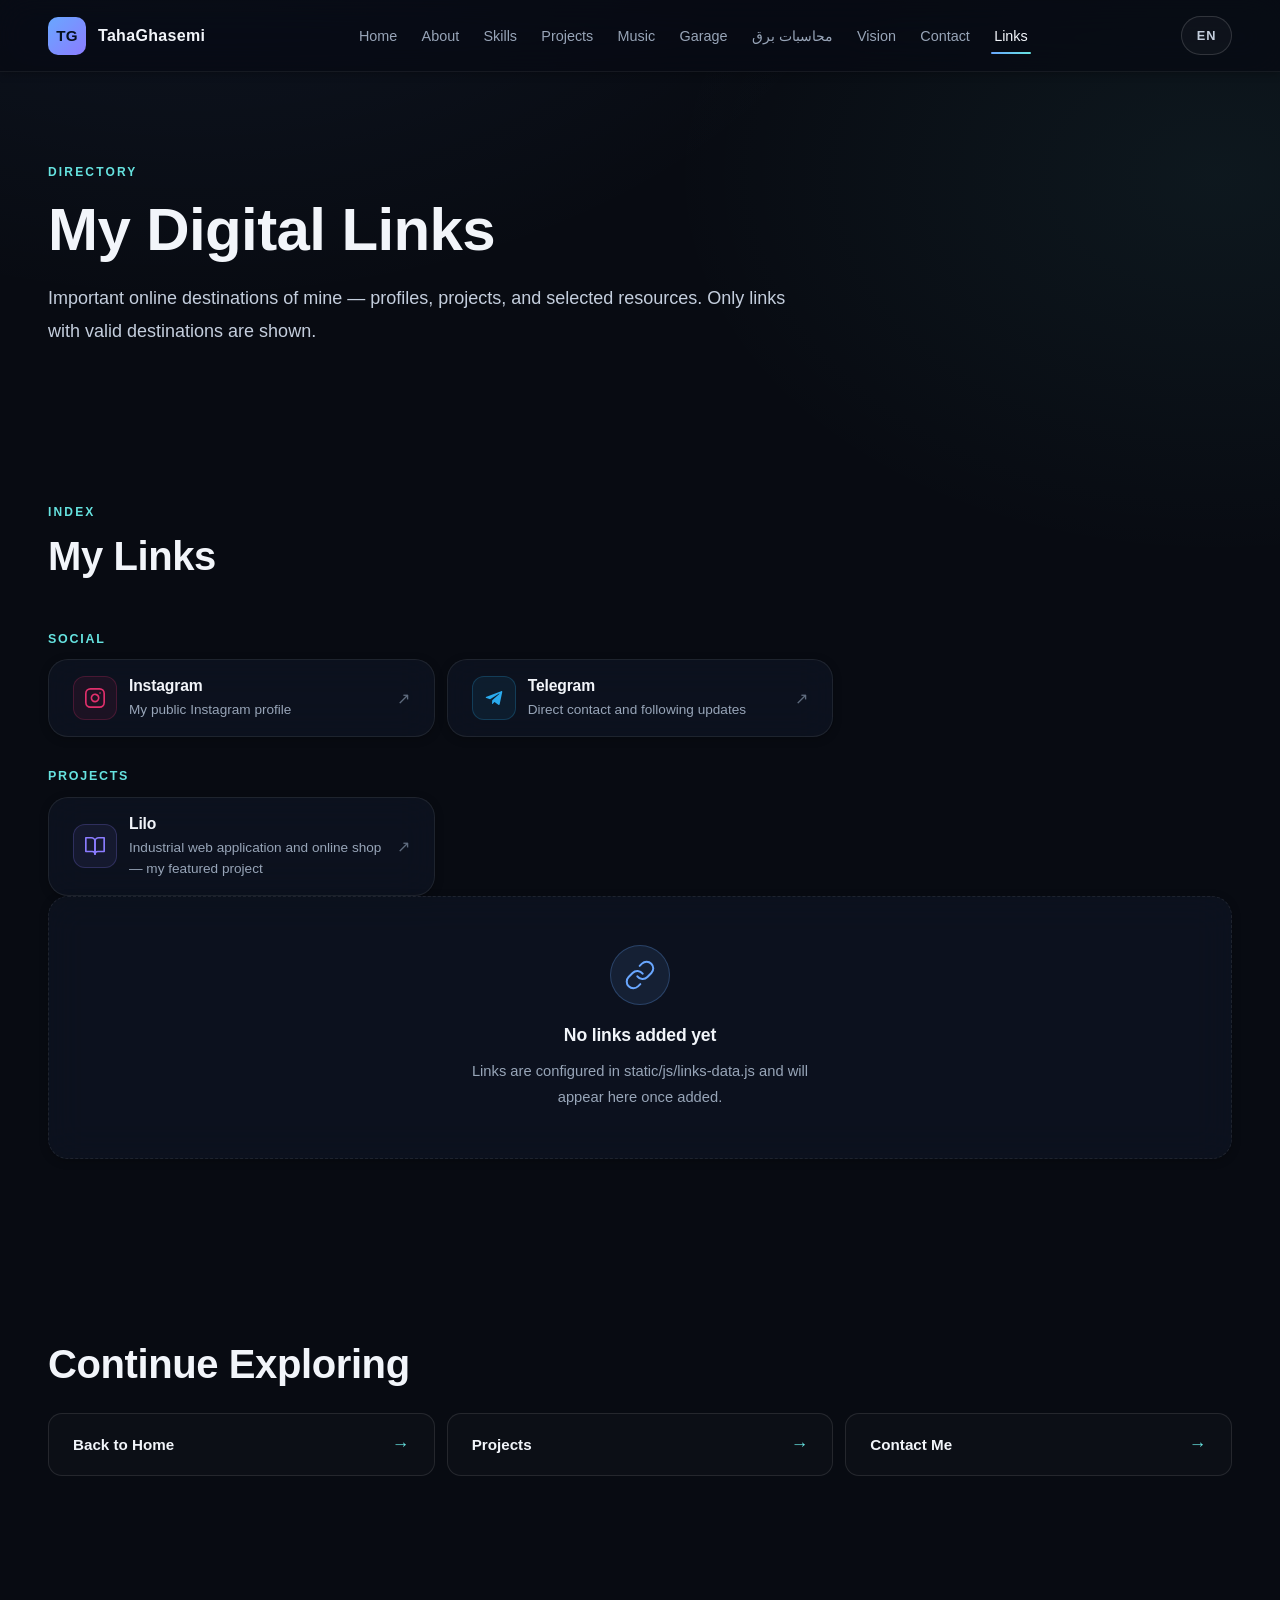
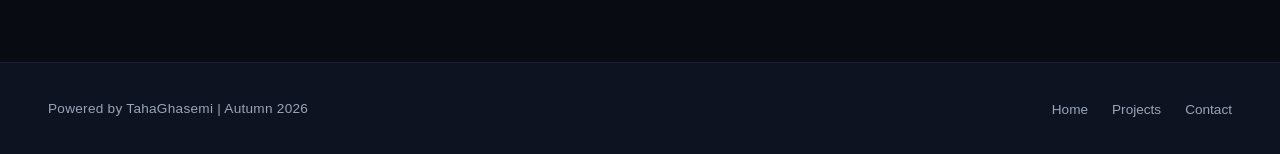
<file: links.html>
<!DOCTYPE html>
<html lang="fa" dir="rtl">
<head>
  <meta charset="UTF-8" />
  <meta name="viewport" content="width=device-width, initial-scale=1.0" />
  <meta name="description" content="دایرکتوری لینک‌های شخصی طاها قاسمی — پروفایل‌ها، پروژه‌ها و مقاصد منتخب" />
  <title>لینک‌ها — TahaGhasemi</title>

  <link rel="stylesheet" href="static/css/main.css" />

  <script>
    (function () {
      try {
        var lang = localStorage.getItem('tg-lang') || 'fa';
        if (lang === 'en') {
          document.documentElement.lang = 'en';
          document.documentElement.dir = 'ltr';
        }
      } catch (e) {}
    })();
  </script>
</head>
<body data-page="links">

  <!-- ===================== HEADER ===================== -->
  <header class="site-header glass">
    <a href="index.html" class="brand" aria-label="TahaGhasemi Home">
      <span class="brand-mark" aria-hidden="true">TG</span>
      <span class="brand-name">TahaGhasemi</span>
    </a>

    <nav class="main-nav" aria-label="Primary">
      <ul>
        <li><a href="index.html" data-i18n="nav.home">خانه</a></li>
        <li><a href="about.html" data-i18n="nav.about">درباره من</a></li>
        <li><a href="skills.html" data-i18n="nav.skills">مهارت‌ها</a></li>
        <li><a href="projects.html" data-i18n="nav.projects">پروژه‌ها</a></li>
        <li><a href="music.html" data-i18n="nav.music">موسیقی</a></li>
        <li><a href="garage.html" data-i18n="nav.garage">گاراژ</a></li>
        <li><a href="https://tahaghasemi-official.github.io/cel" data-i18n="nav.calculator">محاسبات برق</a></li>
        <!--<li><a href="gallery.html" data-i18n="nav.gallery">گالری</a></li>-->
        <li><a href="vision.html" data-i18n="nav.vision">چشم‌انداز</a></li>
        <li><a href="contact.html" data-i18n="nav.contact">تماس</a></li>
        <li><a href="links.html" class="active" aria-current="page" data-i18n="nav.links">لینک‌ها</a></li>
      </ul>
    </nav>

    <div class="header-actions">
      <button id="lang-toggle" class="lang-toggle" type="button" aria-label="Switch language">
        <span data-lang-label="fa">EN</span>
        <span data-lang-label="en">FA</span>
      </button>
      <button id="menu-toggle" class="menu-toggle" type="button" aria-label="Open menu" aria-expanded="false">
        <span></span><span></span><span></span>
      </button>
    </div>
  </header>

  <main>

    <!-- ===================== PAGE HEAD ===================== -->
    <section class="page-head">
      <div class="page-head-inner">
        <p class="eyebrow" data-i18n="links.eyebrow">دایرکتوری</p>
        <h1 class="page-title" data-i18n="links.title">لینک‌های دیجیتال من</h1>
        <p class="page-lead" data-i18n="links.lead">
          مقاصد آنلاین مهم من — پروفایل‌ها، پروژه‌ها و منابع منتخب. فقط لینک‌هایی نمایش داده می‌شوند که مقصد معتبر داشته باشند.
        </p>
      </div>
    </section>

    <!-- ===================== LINKS GRID ===================== -->
    <section class="section links-section" aria-labelledby="links-grid-title">
      <div class="section-head">
        <p class="eyebrow" data-i18n="links.archive.eyebrow">فهرست</p>
        <h2 id="links-grid-title" data-i18n="links.archive.title">لینک‌های من</h2>
      </div>

      <div id="links-grid" class="links-grid" aria-live="polite" aria-busy="true">
        <p class="links-loading" data-i18n="links.loading">در حال بارگذاری لینک‌ها…</p>
      </div>

      <div id="links-empty" class="links-empty glass" hidden>
        <div class="empty-icon" aria-hidden="true">
          <svg viewBox="0 0 24 24" width="32" height="32" fill="none" stroke="currentColor" stroke-width="1.5" stroke-linecap="round" stroke-linejoin="round">
            <path d="M10 13a5 5 0 0 0 7.54.54l3-3a5 5 0 0 0-7.07-7.07l-1.72 1.71" />
            <path d="M14 11a5 5 0 0 0-7.54-.54l-3 3a5 5 0 0 0 7.07 7.07l1.71-1.71" />
          </svg>
        </div>
        <h3 data-i18n="links.empty.title">هنوز لینکی اضافه نشده</h3>
        <p data-i18n="links.empty.text">
          لینک‌ها در <code>static/js/links-data.js</code> تنظیم می‌شوند و پس از افزودن، اینجا نمایش داده می‌شوند.
        </p>
      </div>
    </section>

    <!-- ===================== TRANSITION ===================== -->
    <section class="section section-next" aria-labelledby="links-next-title">
      <h2 id="links-next-title" data-i18n="links.next.title">ادامه کاوش</h2>
      <div class="next-links">
        <a href="index.html" class="next-link">
          <span class="next-label" data-i18n="links.next.home">بازگشت به خانه</span>
          <span class="next-arrow" aria-hidden="true">←</span>
        </a>
        <a href="projects.html" class="next-link">
          <span class="next-label" data-i18n="links.next.projects">پروژه‌ها</span>
          <span class="next-arrow" aria-hidden="true">←</span>
        </a>
        <a href="contact.html" class="next-link">
          <span class="next-label" data-i18n="links.next.contact">تماس با من</span>
          <span class="next-arrow" aria-hidden="true">←</span>
        </a>
      </div>
    </section>

  </main>

  <!-- ===================== FOOTER ===================== -->
  <footer class="site-footer">
    <div class="footer-inner">
      <p class="footer-brand">Powered by TahaGhasemi | Autumn 2026</p>
      <nav aria-label="Footer">
        <ul class="footer-links">
          <li><a href="index.html" data-i18n="nav.home">خانه</a></li>
          <li><a href="projects.html" data-i18n="nav.projects">پروژه‌ها</a></li>
          <li><a href="contact.html" data-i18n="nav.contact">تماس</a></li>
        </ul>
      </nav>
    </div>
  </footer>

  <script src="static/js/links-data.js" defer></script>
  <script src="static/js/translations/links.js" defer></script>
  <script src="static/js/i18n.js" defer></script>
  <script src="static/js/links.js" defer></script>
  <script src="static/js/main.js" defer></script>
</body>
</html>
</file>
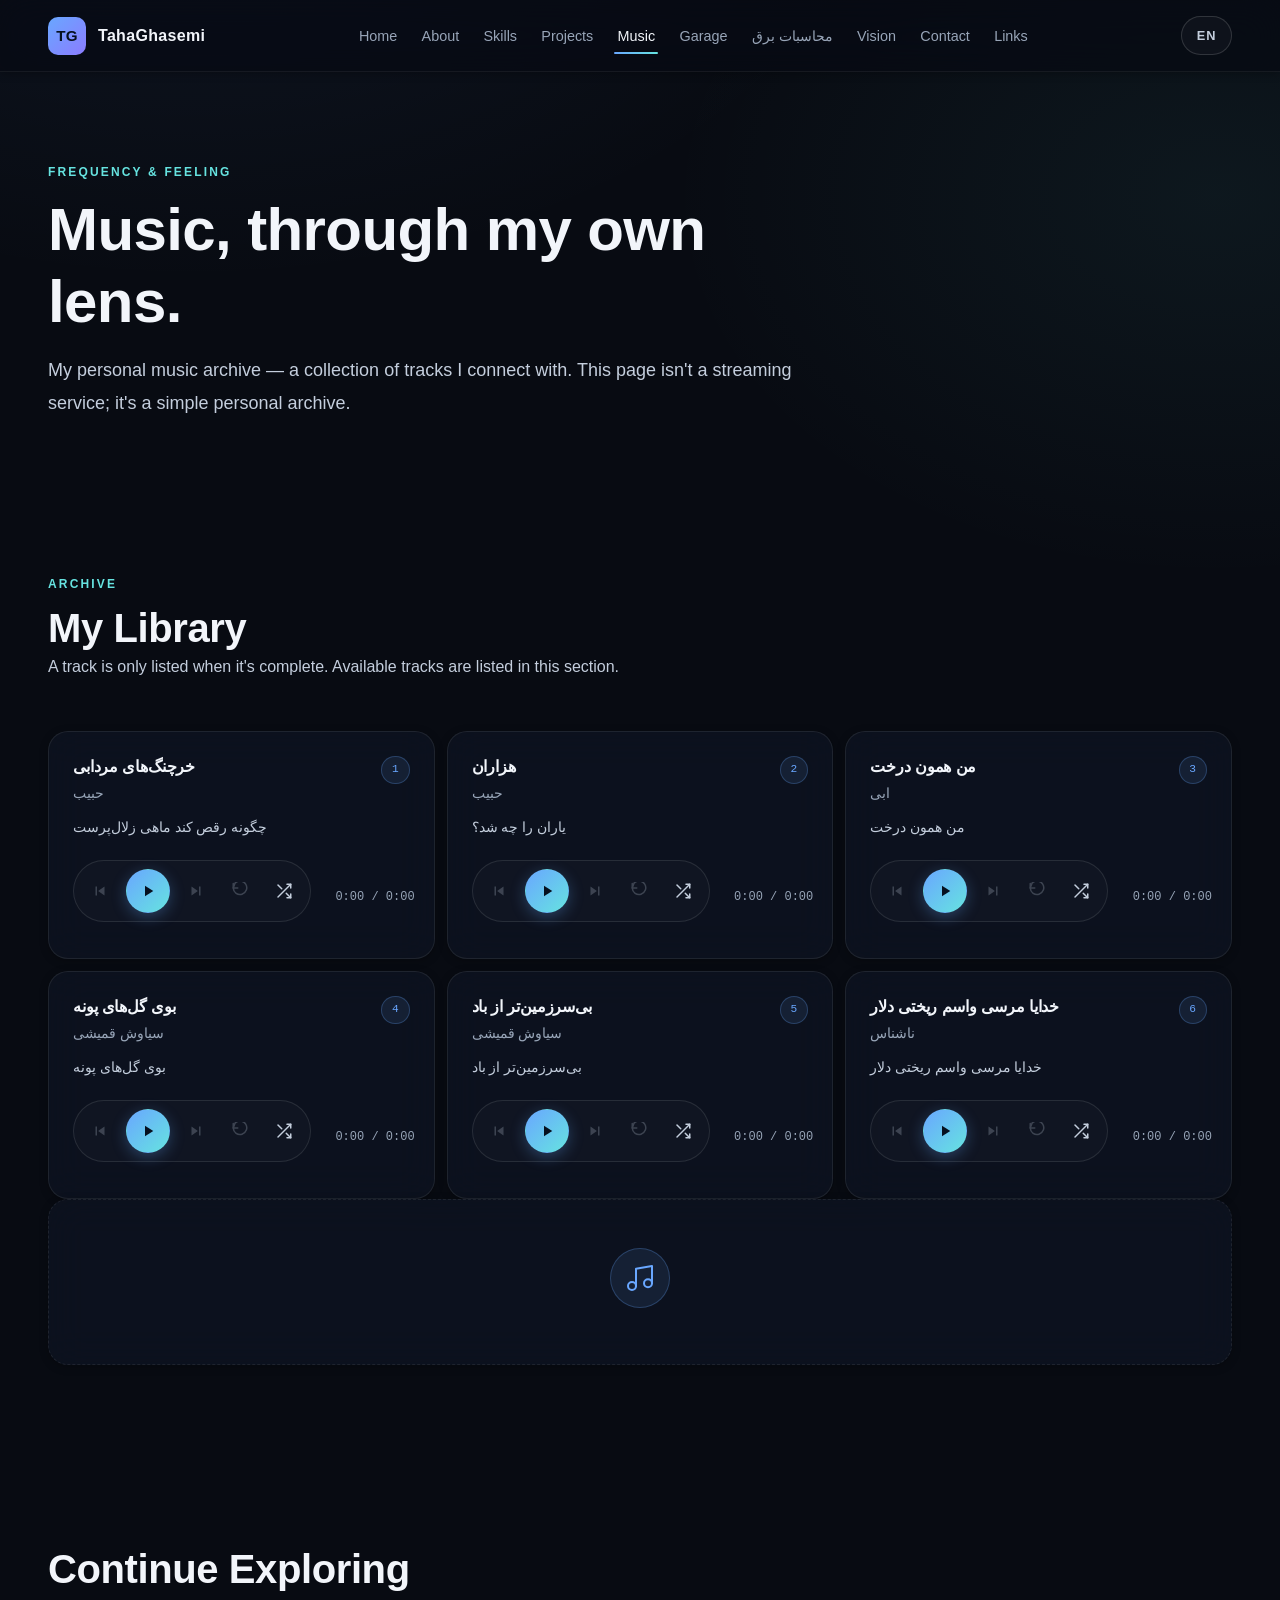
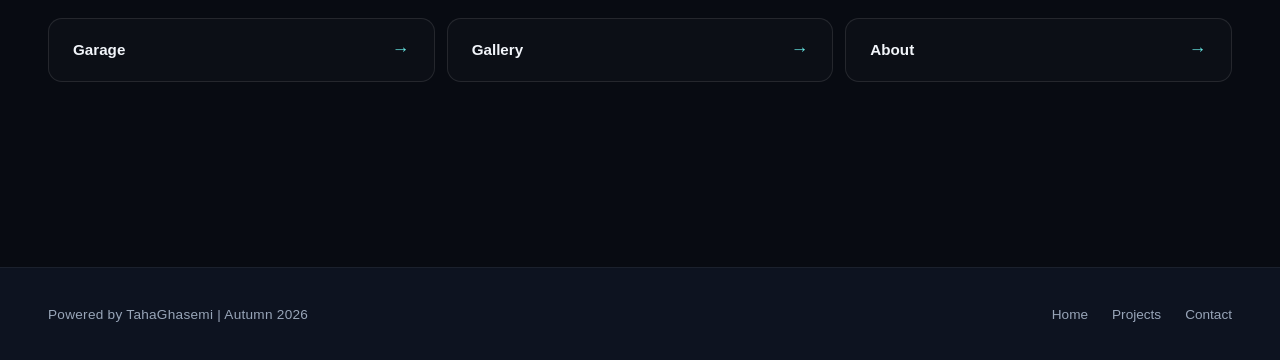
<file: music.html>
<!DOCTYPE html>
<html lang="fa" dir="rtl">
<head>
  <meta charset="UTF-8" />
  <meta name="viewport" content="width=device-width, initial-scale=1.0" />
  <meta name="description" content="آرشیو موسیقی شخصی طاها قاسمی — Frequency & Feeling" />
  <title>موسیقی — TahaGhasemi</title>

  <link rel="stylesheet" href="static/css/main.css" />

  <script>
    (function () {
      try {
        var lang = localStorage.getItem('tg-lang') || 'fa';
        if (lang === 'en') {
          document.documentElement.lang = 'en';
          document.documentElement.dir = 'ltr';
        }
      } catch (e) {}
    })();
  </script>
</head>
<body data-page="music">

  <!-- ===================== HEADER ===================== -->
  <header class="site-header glass">
    <a href="index.html" class="brand" aria-label="TahaGhasemi Home">
      <span class="brand-mark" aria-hidden="true">TG</span>
      <span class="brand-name">TahaGhasemi</span>
    </a>

    <nav class="main-nav" aria-label="Primary">
      <ul>
        <li><a href="index.html" data-i18n="nav.home">خانه</a></li>
        <li><a href="about.html" data-i18n="nav.about">درباره من</a></li>
        <li><a href="skills.html" data-i18n="nav.skills">مهارت‌ها</a></li>
        <li><a href="projects.html" data-i18n="nav.projects">پروژه‌ها</a></li>
        <li><a href="music.html" class="active" aria-current="page" data-i18n="nav.music">موسیقی</a></li>
        <li><a href="garage.html" data-i18n="nav.garage">گاراژ</a></li>
        <li><a href="https://tahaghasemi-official.github.io/cel" data-i18n="nav.calculator">محاسبات برق</a></li>
        <!--<li><a href="gallery.html" data-i18n="nav.gallery">گالری</a></li>-->
        <li><a href="vision.html" data-i18n="nav.vision">چشم‌انداز</a></li>
        <li><a href="contact.html" data-i18n="nav.contact">تماس</a></li>
        <li><a href="links.html" data-i18n="nav.links">لینک‌ها</a></li>
      </ul>
    </nav>

    <div class="header-actions">
      <button id="lang-toggle" class="lang-toggle" type="button" aria-label="Switch language">
        <span data-lang-label="fa">EN</span>
        <span data-lang-label="en">FA</span>
      </button>
      <button id="menu-toggle" class="menu-toggle" type="button" aria-label="Open menu" aria-expanded="false">
        <span></span><span></span><span></span>
      </button>
    </div>
  </header>

  <main>

    <!-- ===================== PAGE HEAD ===================== -->
    <section class="page-head">
      <div class="page-head-inner">
        <p class="eyebrow" data-i18n="music.eyebrow">Frequency &amp; Feeling</p>
        <h1 class="page-title" data-i18n="music.title">موسیقی، با سلیقه شخصی من.</h1>
        <p class="page-lead" data-i18n="music.lead">
          آرشیو شخصی موسیقی من — مجموعه‌ای از قطعاتی که با آن‌ها ارتباط برقرار می‌کنم. این صفحه یک سرویس استریم نیست؛ یک آرشیو ساده و شخصی است.
        </p>
      </div>
    </section>

    <!-- ===================== MUSIC LIBRARY ===================== -->
    <section class="section music-library-section" aria-labelledby="library-title">
      <div class="section-head">
        <p class="eyebrow" data-i18n="music.library.eyebrow">آرشیو</p>
        <h2 id="library-title" data-i18n="music.library.title">کتابخانه من</h2>
        <p data-i18n="music.library.desc">
          هر قطعه فقط زمانی اینجا نمایش داده می‌شود که کامل باشد. آهنگ‌های در دسترس، در این بخش فهرست می‌شوند.
        </p>
      </div>

      <!--
        اسکلت اولیه برای حالت بارگذاری.
        music.js بعد از بررسی فایل‌ها این بخش را با کارت‌های واقعی پر می‌کند
        یا با empty-state جایگزین می‌کند.
      -->
      <div id="music-library" class="music-library" aria-live="polite" aria-busy="true">
        <p class="music-loading" data-i18n="music.loading">در حال بارگذاری آرشیو…</p>
      </div>

      <!-- Empty state -->
      <div id="music-empty" class="music-empty glass" hidden>
        <div class="empty-icon" aria-hidden="true">
          <svg viewBox="0 0 24 24" width="32" height="32" fill="none" stroke="currentColor" stroke-width="1.5" stroke-linecap="round" stroke-linejoin="round">
            <path d="M9 18V5l12-2v13" />
            <circle cx="6" cy="18" r="3" />
            <circle cx="18" cy="16" r="3" />
          </svg>
        </div>
        <!--<h3 data-i18n="music.empty.title">هنوز آهنگی اضافه نشده</h3>
        <p data-i18n="music.empty.text">
          فایل‌های MP3 در پوشه <code>static/music/</code> قرار می‌گیرند و پس از تنظیمات، اینجا نمایش داده می‌شوند.
        </p>-->
      </div>
    </section>

    <!-- ===================== TRANSITION ===================== -->
    <section class="section section-next" aria-labelledby="music-next-title">
      <h2 id="music-next-title" data-i18n="music.next.title">ادامه کاوش</h2>
      <div class="next-links">
        <a href="garage.html" class="next-link">
          <span class="next-label" data-i18n="music.next.garage">گاراژ</span>
          <span class="next-arrow" aria-hidden="true">←</span>
        </a>
        <a href="gallery.html" class="next-link">
          <span class="next-label" data-i18n="music.next.gallery">گالری</span>
          <span class="next-arrow" aria-hidden="true">←</span>
        </a>
        <a href="about.html" class="next-link">
          <span class="next-label" data-i18n="music.next.about">درباره من</span>
          <span class="next-arrow" aria-hidden="true">←</span>
        </a>
      </div>
    </section>

  </main>

  <!-- ===================== FOOTER ===================== -->
  <footer class="site-footer">
    <div class="footer-inner">
      <p class="footer-brand">Powered by TahaGhasemi | Autumn 2026</p>
      <nav aria-label="Footer">
        <ul class="footer-links">
          <li><a href="index.html" data-i18n="nav.home">خانه</a></li>
          <li><a href="projects.html" data-i18n="nav.projects">پروژه‌ها</a></li>
          <li><a href="contact.html" data-i18n="nav.contact">تماس</a></li>
        </ul>
      </nav>
    </div>
  </footer>

  <!--
    فایل‌های اسکریپت:
    1. music-data.js → تعریف ۵۰ اسلات
    2. translations/music.js → ترجمه‌ها
    3. i18n.js → موتور ترجمه
    4. music.js → منطق پخش و رندر
    5. main.js → منوی موبایل و ...
  -->
  <script src="static/js/music-data.js" defer></script>
  <script src="static/js/translations/music.js" defer></script>
  <script src="static/js/i18n.js" defer></script>
  <script src="static/js/music.js" defer></script>
  <script src="static/js/main.js" defer></script>
</body>
</html>
</file>
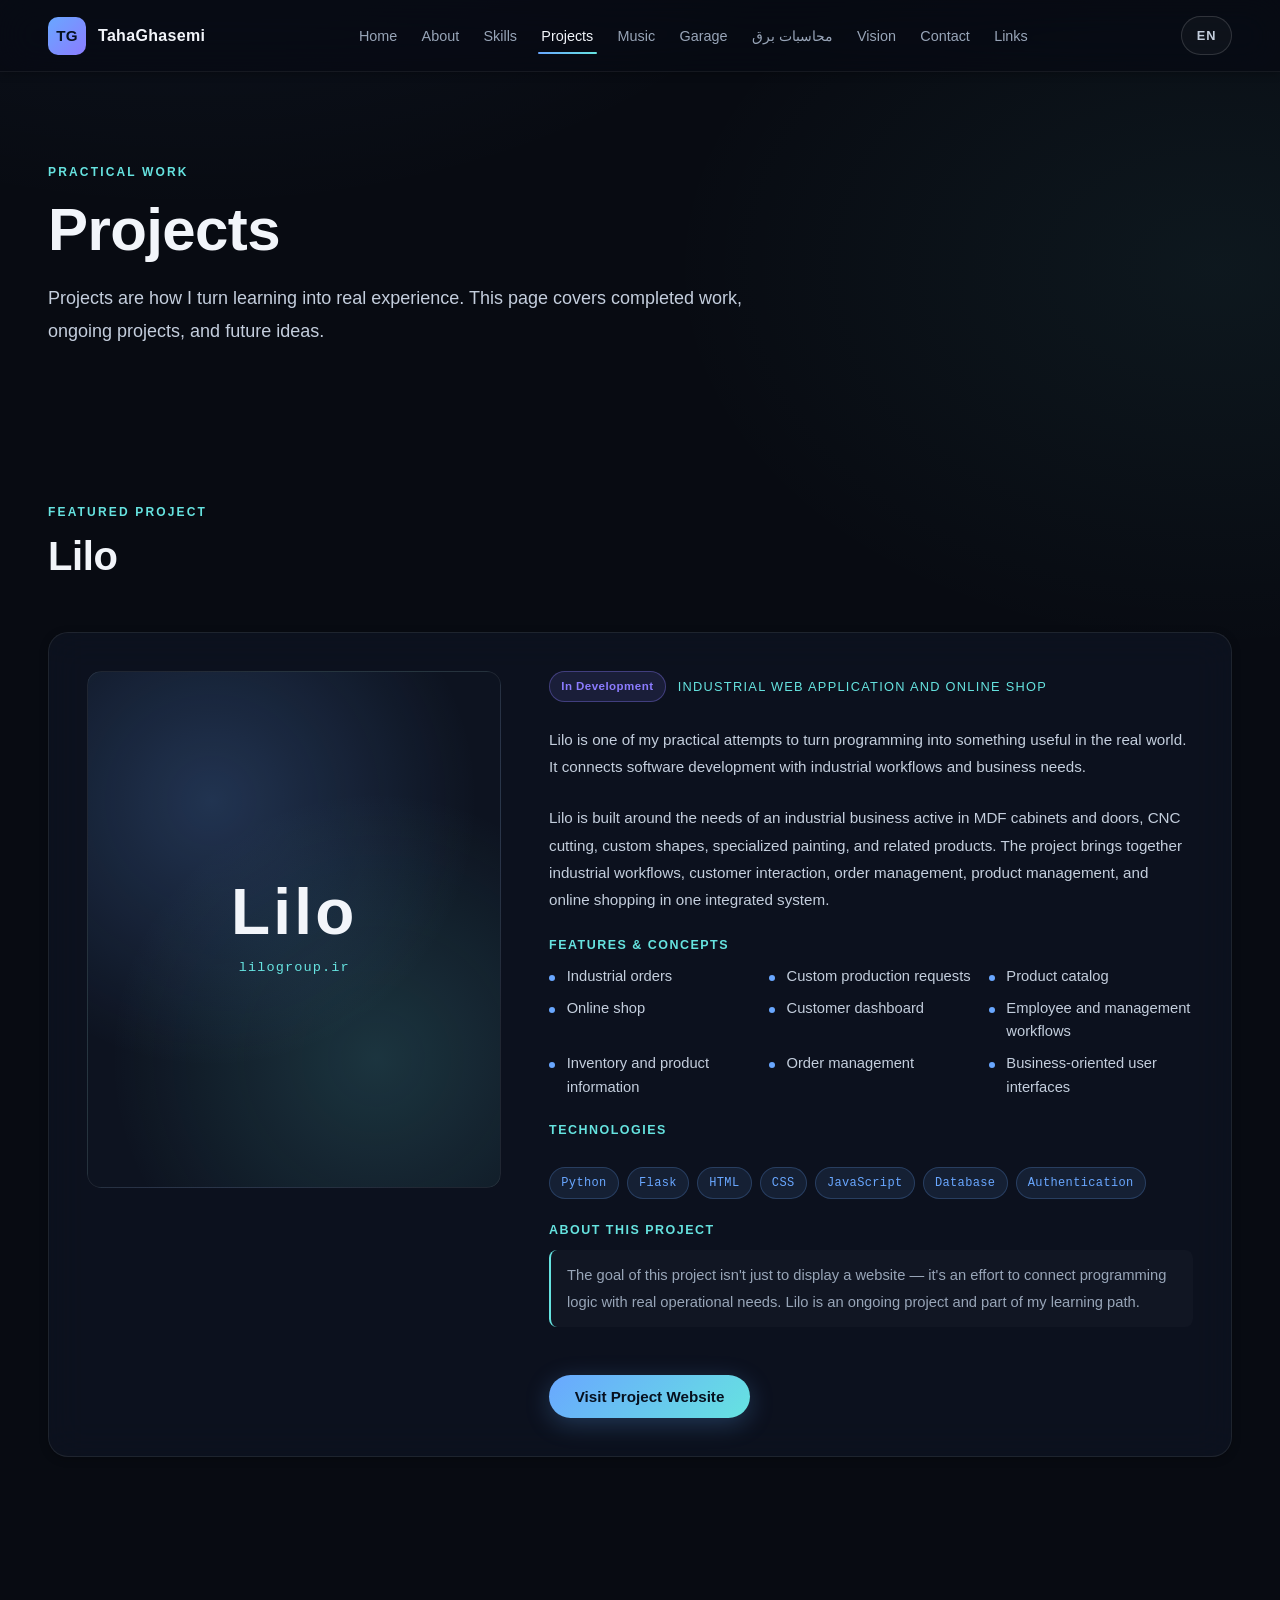
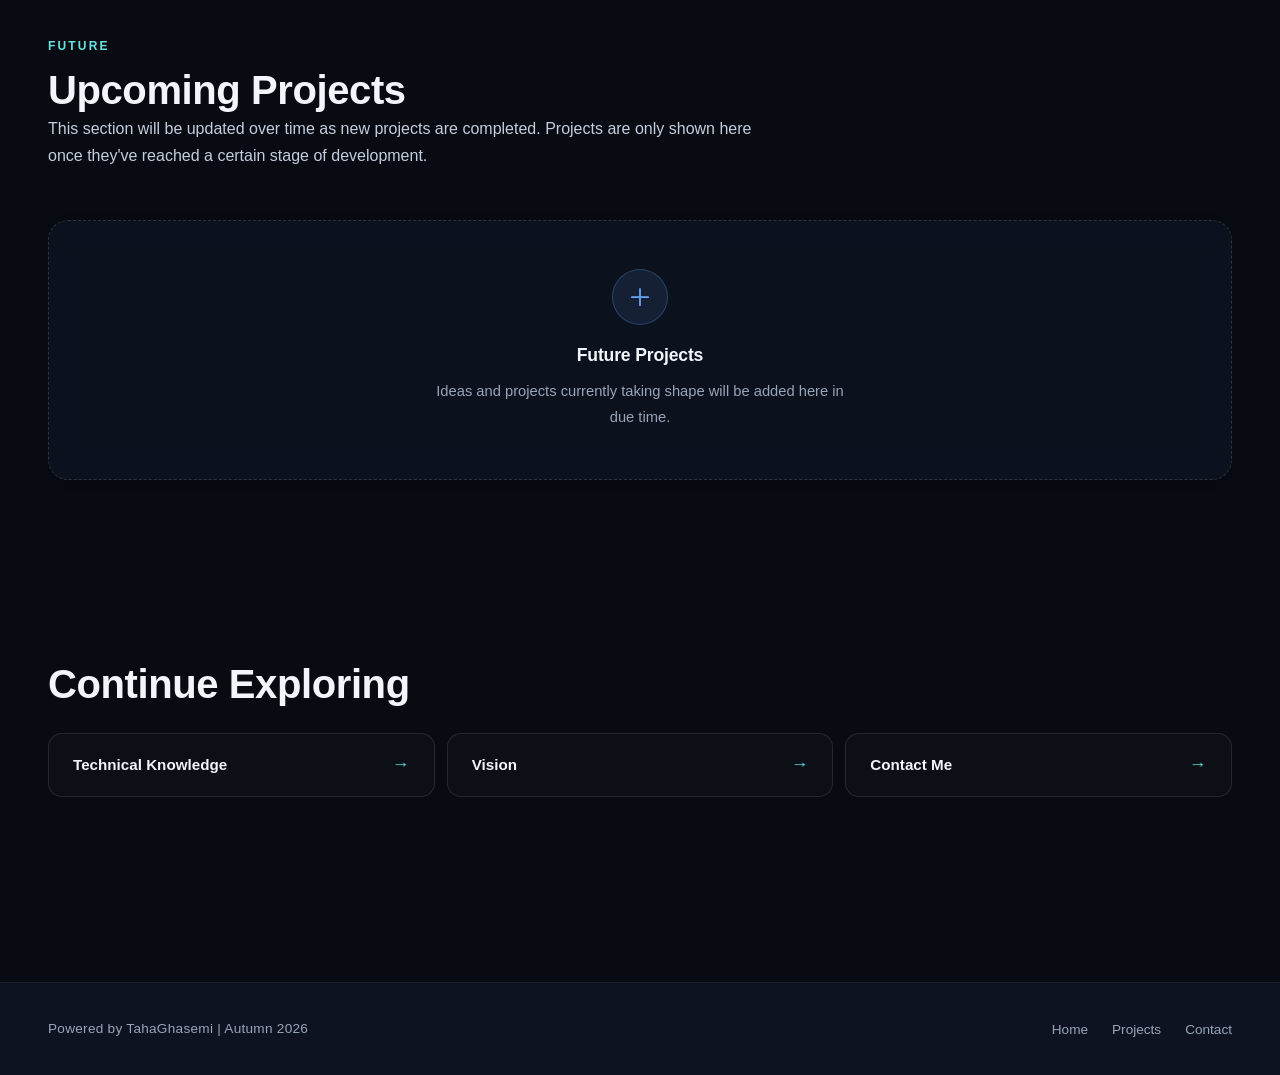
<file: projects.html>
<!DOCTYPE html>
<html lang="fa" dir="rtl">
<head>
  <meta charset="UTF-8" />
  <meta name="viewport" content="width=device-width, initial-scale=1.0" />
  <meta name="description" content="پروژه‌های طاها قاسمی — Lilo و تجربه‌های عملی" />
  <title>پروژه‌ها — TahaGhasemi</title>

  <link rel="stylesheet" href="static/css/main.css" />

  <script>
    (function () {
      try {
        var lang = localStorage.getItem('tg-lang') || 'fa';
        if (lang === 'en') {
          document.documentElement.lang = 'en';
          document.documentElement.dir = 'ltr';
        }
      } catch (e) {}
    })();
  </script>
</head>
<body data-page="projects">

  <!-- ===================== HEADER ===================== -->
  <header class="site-header glass">
    <a href="index.html" class="brand" aria-label="TahaGhasemi Home">
      <span class="brand-mark" aria-hidden="true">TG</span>
      <span class="brand-name">TahaGhasemi</span>
    </a>

    <nav class="main-nav" aria-label="Primary">
      <ul>
        <li><a href="index.html" data-i18n="nav.home">خانه</a></li>
        <li><a href="about.html" data-i18n="nav.about">درباره من</a></li>
        <li><a href="skills.html" data-i18n="nav.skills">مهارت‌ها</a></li>
        <li><a href="projects.html" class="active" aria-current="page" data-i18n="nav.projects">پروژه‌ها</a></li>
        <li><a href="music.html" data-i18n="nav.music">موسیقی</a></li>
        <li><a href="garage.html" data-i18n="nav.garage">گاراژ</a></li>
        <li><a href="https://tahaghasemi-official.github.io/cel" data-i18n="nav.calculator">محاسبات برق</a></li>
        <!--<li><a href="gallery.html" data-i18n="nav.gallery">گالری</a></li>-->
        <li><a href="vision.html" data-i18n="nav.vision">چشم‌انداز</a></li>
        <li><a href="contact.html" data-i18n="nav.contact">تماس</a></li>
        <li><a href="links.html" data-i18n="nav.links">لینک‌ها</a></li>
      </ul>
    </nav>

    <div class="header-actions">
      <button id="lang-toggle" class="lang-toggle" type="button" aria-label="Switch language">
        <span data-lang-label="fa">EN</span>
        <span data-lang-label="en">FA</span>
      </button>
      <button id="menu-toggle" class="menu-toggle" type="button" aria-label="Open menu" aria-expanded="false">
        <span></span><span></span><span></span>
      </button>
    </div>
  </header>

  <main>

    <!-- ===================== PAGE HEAD ===================== -->
    <section class="page-head">
      <div class="page-head-inner">
        <p class="eyebrow" data-i18n="projects.eyebrow">کارهای عملی</p>
        <h1 class="page-title" data-i18n="projects.title">پروژه‌ها</h1>
        <p class="page-lead" data-i18n="projects.lead">
          پروژه‌ها برای من راهی برای تبدیل یادگیری به تجربه واقعی هستند. این صفحه شامل کارهای انجام‌شده، پروژه‌های در حال توسعه و ایده‌های آینده است.
        </p>
      </div>
    </section>

    <!-- ===================== FEATURED: LILO ===================== -->
    <section class="section projects-featured-section" aria-labelledby="lilo-title">
      <div class="section-head">
        <p class="eyebrow" data-i18n="projects.featured.eyebrow">پروژه شاخص</p>
        <h2 id="lilo-title">Lilo</h2>
      </div>

      <article class="glass project-feature reveal">
        <div class="project-feature-visual" aria-hidden="true">
          <div class="project-feature-visual-inner">
            <span class="visual-brand">Lilo</span>
            <span class="visual-sub" data-i18n="projects.lilo.domain">lilogroup.ir</span>
          </div>
        </div>

        <div class="project-feature-body">
          <header class="project-feature-head">
            <span class="project-status project-status--ongoing" data-i18n="projects.status.ongoing">در حال توسعه</span>
            <p class="project-category" data-i18n="projects.lilo.category">اپلیکیشن وب صنعتی و فروشگاه آنلاین</p>
          </header>

          <p class="project-desc" data-i18n="projects.lilo.desc1">
            Lilo یکی از تلاش‌های عملی من برای تبدیل برنامه‌نویسی به چیزی مفید در دنیای واقعی است. این پروژه توسعه نرم‌افزار را با جریان‌های کاری صنعتی و نیازهای کسب‌وکار پیوند می‌دهد.
          </p>

          <p class="project-desc" data-i18n="projects.lilo.desc2">
            Lilo حول نیازهای یک کسب‌وکار صنعتی فعال در حوزه کابینت و درب MDF، برش CNC، اشکال سفارشی، رنگ‌کاری تخصصی و محصولات مرتبط شکل گرفته است. این پروژه جریان‌های کاری صنعتی، تعامل با مشتری، مدیریت سفارش، مدیریت محصول و خرید آنلاین را در یک سیستم یکپارچه گرد هم می‌آورد.
          </p>

          <div class="project-block">
            <h3 class="project-block-title" data-i18n="projects.lilo.features.title">قابلیت‌ها و مفاهیم</h3>
            <ul class="project-features">
              <li data-i18n="projects.lilo.features.orders">سفارش‌های صنعتی</li>
              <li data-i18n="projects.lilo.features.custom">درخواست‌های تولید سفارشی</li>
              <li data-i18n="projects.lilo.features.catalog">کاتالوگ محصولات</li>
              <li data-i18n="projects.lilo.features.shop">فروشگاه آنلاین</li>
              <li data-i18n="projects.lilo.features.dashboard">داشبورد مشتری</li>
              <li data-i18n="projects.lilo.features.workflow">جریان‌های کاری کارمندان و مدیریت</li>
              <li data-i18n="projects.lilo.features.inventory">اطلاعات انبار و محصولات</li>
              <li data-i18n="projects.lilo.features.management">مدیریت سفارش‌ها</li>
              <li data-i18n="projects.lilo.features.ui">رابط‌های کاربری کسب‌وکارمحور</li>
            </ul>
          </div>

          <div class="project-block">
            <h3 class="project-block-title" data-i18n="projects.lilo.tech.title">فناوری‌ها</h3>
            <ul class="tech-tags">
              <li>Python</li>
              <li>Flask</li>
              <li>HTML</li>
              <li>CSS</li>
              <li>JavaScript</li>
              <li data-i18n="projects.lilo.tech.db">پایگاه داده</li>
              <li data-i18n="projects.lilo.tech.auth">احراز هویت</li>
            </ul>
          </div>

          <div class="project-block">
            <h3 class="project-block-title" data-i18n="projects.lilo.note.title">درباره پروژه</h3>
            <p class="project-note" data-i18n="projects.lilo.note.text">
              هدف این پروژه صرفاً نمایش یک وب‌سایت نیست؛ تلاشی است برای پیوند منطق برنامه‌نویسی با نیازهای عملیاتی واقعی. Lilo یک پروژه در حال توسعه است و بخشی از مسیر یادگیری من محسوب می‌شود.
            </p>
          </div>

          <div class="project-actions">
            <a href="https://lilogroup.ir" class="btn btn-primary" target="_blank" rel="noopener noreferrer" data-i18n="projects.lilo.visit">
              مشاهده سایت پروژه
            </a>
          </div>
        </div>
      </article>
    </section>

    <!-- ===================== OTHER / FUTURE PROJECTS ===================== -->
    <section class="section projects-more-section" aria-labelledby="more-title">
      <div class="section-head">
        <p class="eyebrow" data-i18n="projects.more.eyebrow">آینده</p>
        <h2 id="more-title" data-i18n="projects.more.title">پروژه‌های در راه</h2>
        <p data-i18n="projects.more.desc">
          این بخش با گذشت زمان و تکمیل پروژه‌های جدید به‌روزرسانی می‌شود. پروژه‌ها فقط زمانی اینجا نمایش داده می‌شوند که به مرحله‌ای از توسعه رسیده باشند.
        </p>
      </div>

      <div class="project-placeholder-card glass reveal">
        <div class="placeholder-icon" aria-hidden="true">
          <svg viewBox="0 0 24 24" width="28" height="28" fill="none" stroke="currentColor" stroke-width="1.5" stroke-linecap="round" stroke-linejoin="round">
            <path d="M12 5v14M5 12h14" />
          </svg>
        </div>
        <h3 data-i18n="projects.more.placeholder.title">پروژه‌های آینده</h3>
        <p data-i18n="projects.more.placeholder.text">
          ایده‌ها و پروژه‌های در حال شکل‌گیری، در زمان مناسب اینجا اضافه خواهند شد.
        </p>
      </div>
    </section>

    <!-- ===================== TRANSITION ===================== -->
    <section class="section section-next" aria-labelledby="projects-next-title">
      <h2 id="projects-next-title" data-i18n="projects.next.title">ادامه کاوش</h2>
      <div class="next-links">
        <a href="skills.html" class="next-link">
          <span class="next-label" data-i18n="projects.next.skills">دانش فنی</span>
          <span class="next-arrow" aria-hidden="true">←</span>
        </a>
        <a href="vision.html" class="next-link">
          <span class="next-label" data-i18n="projects.next.vision">چشم‌انداز</span>
          <span class="next-arrow" aria-hidden="true">←</span>
        </a>
        <a href="contact.html" class="next-link">
          <span class="next-label" data-i18n="projects.next.contact">تماس با من</span>
          <span class="next-arrow" aria-hidden="true">←</span>
        </a>
      </div>
    </section>

  </main>

  <!-- ===================== FOOTER ===================== -->
  <footer class="site-footer">
    <div class="footer-inner">
      <p class="footer-brand">Powered by TahaGhasemi | Autumn 2026</p>
      <nav aria-label="Footer">
        <ul class="footer-links">
          <li><a href="index.html" data-i18n="nav.home">خانه</a></li>
          <li><a href="projects.html" data-i18n="nav.projects">پروژه‌ها</a></li>
          <li><a href="contact.html" data-i18n="nav.contact">تماس</a></li>
        </ul>
      </nav>
    </div>
  </footer>

  <script src="static/js/translations/projects.js" defer></script>
  <script src="static/js/i18n.js" defer></script>
  <script src="static/js/main.js" defer></script>
</body>
</html>
</file>
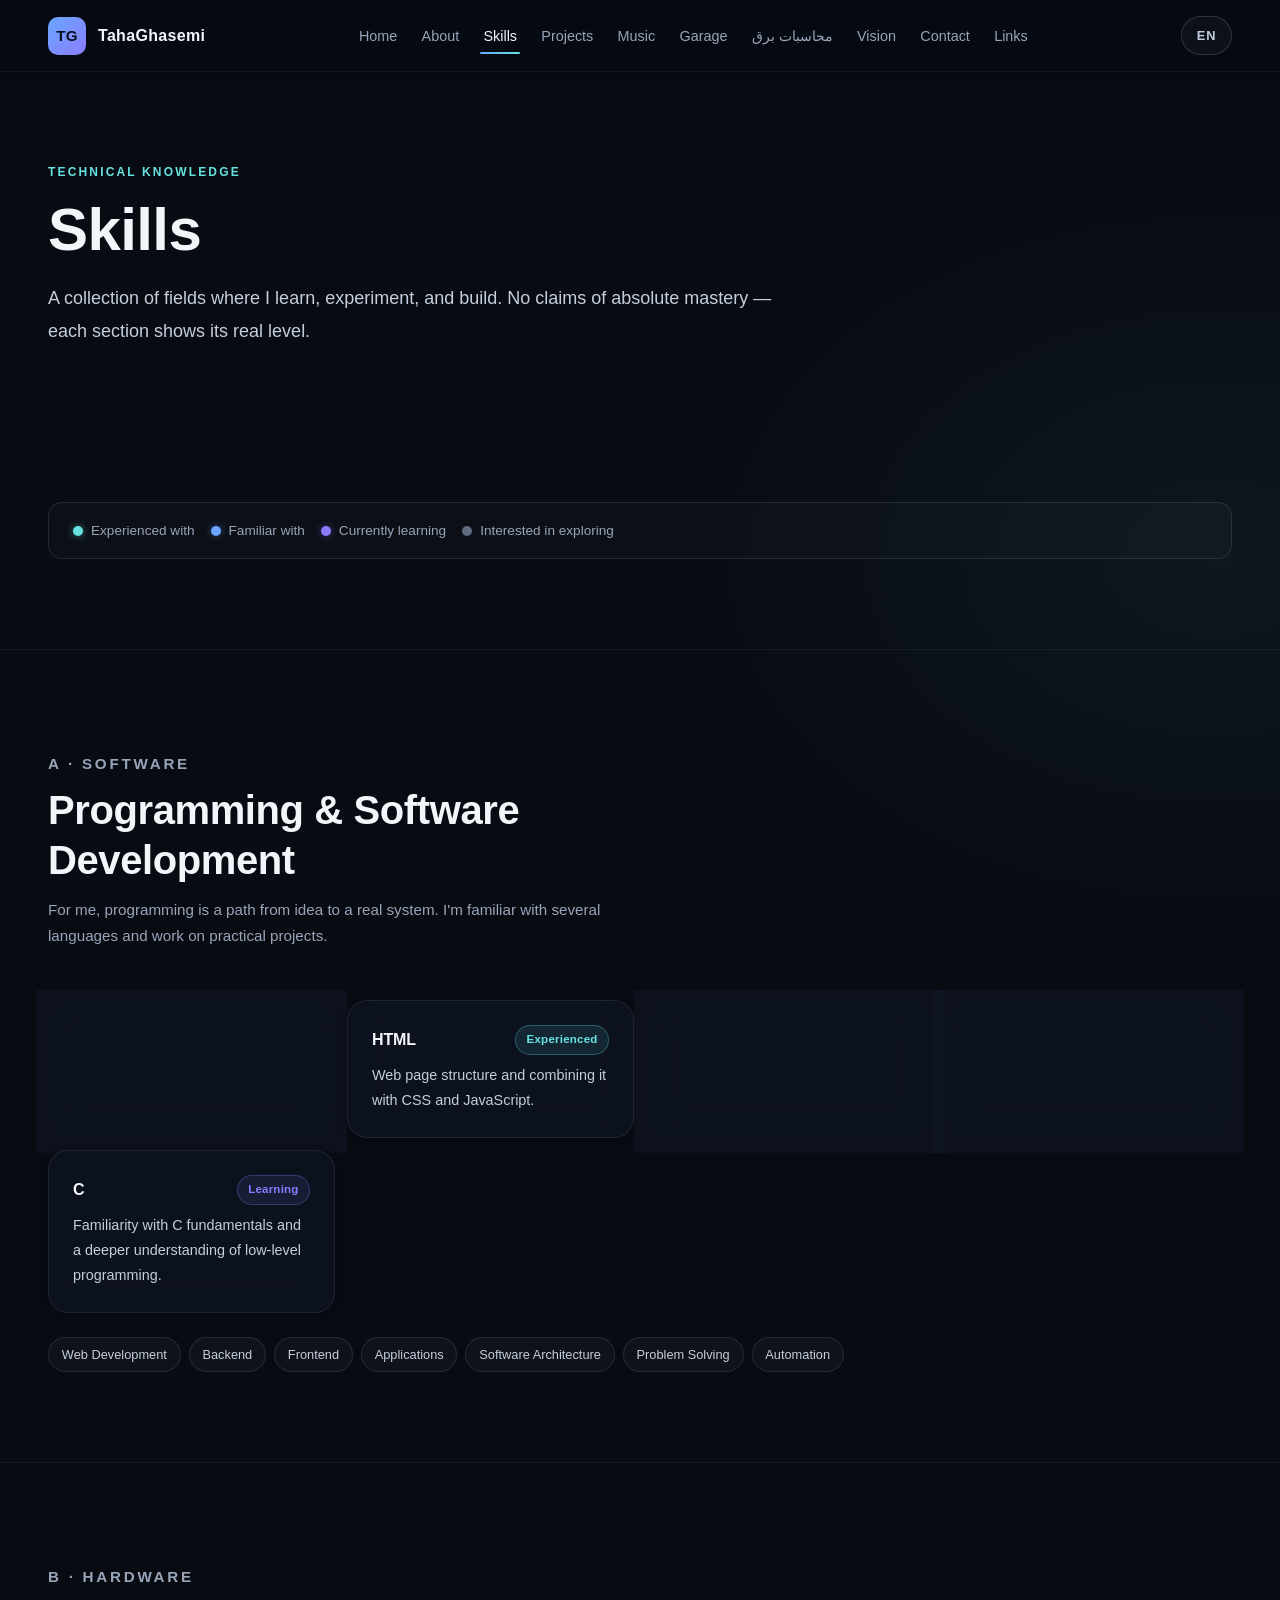
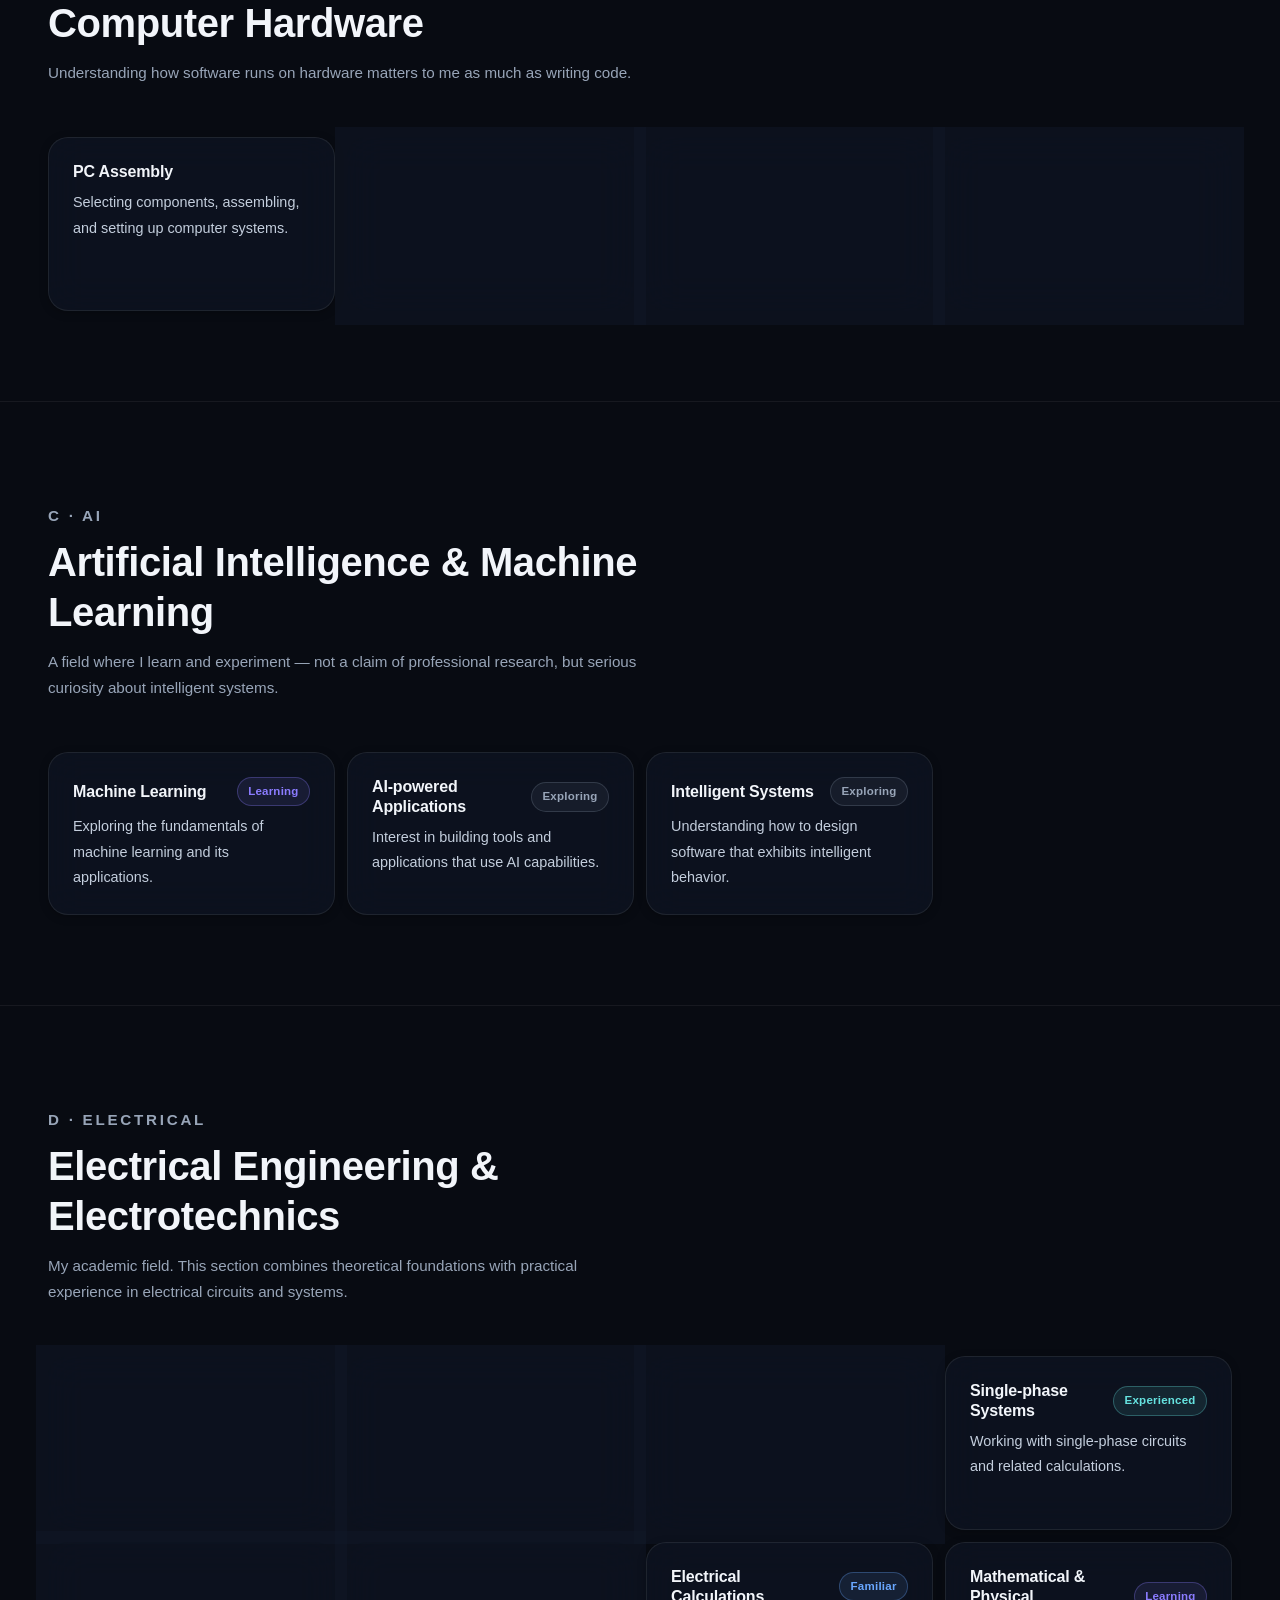
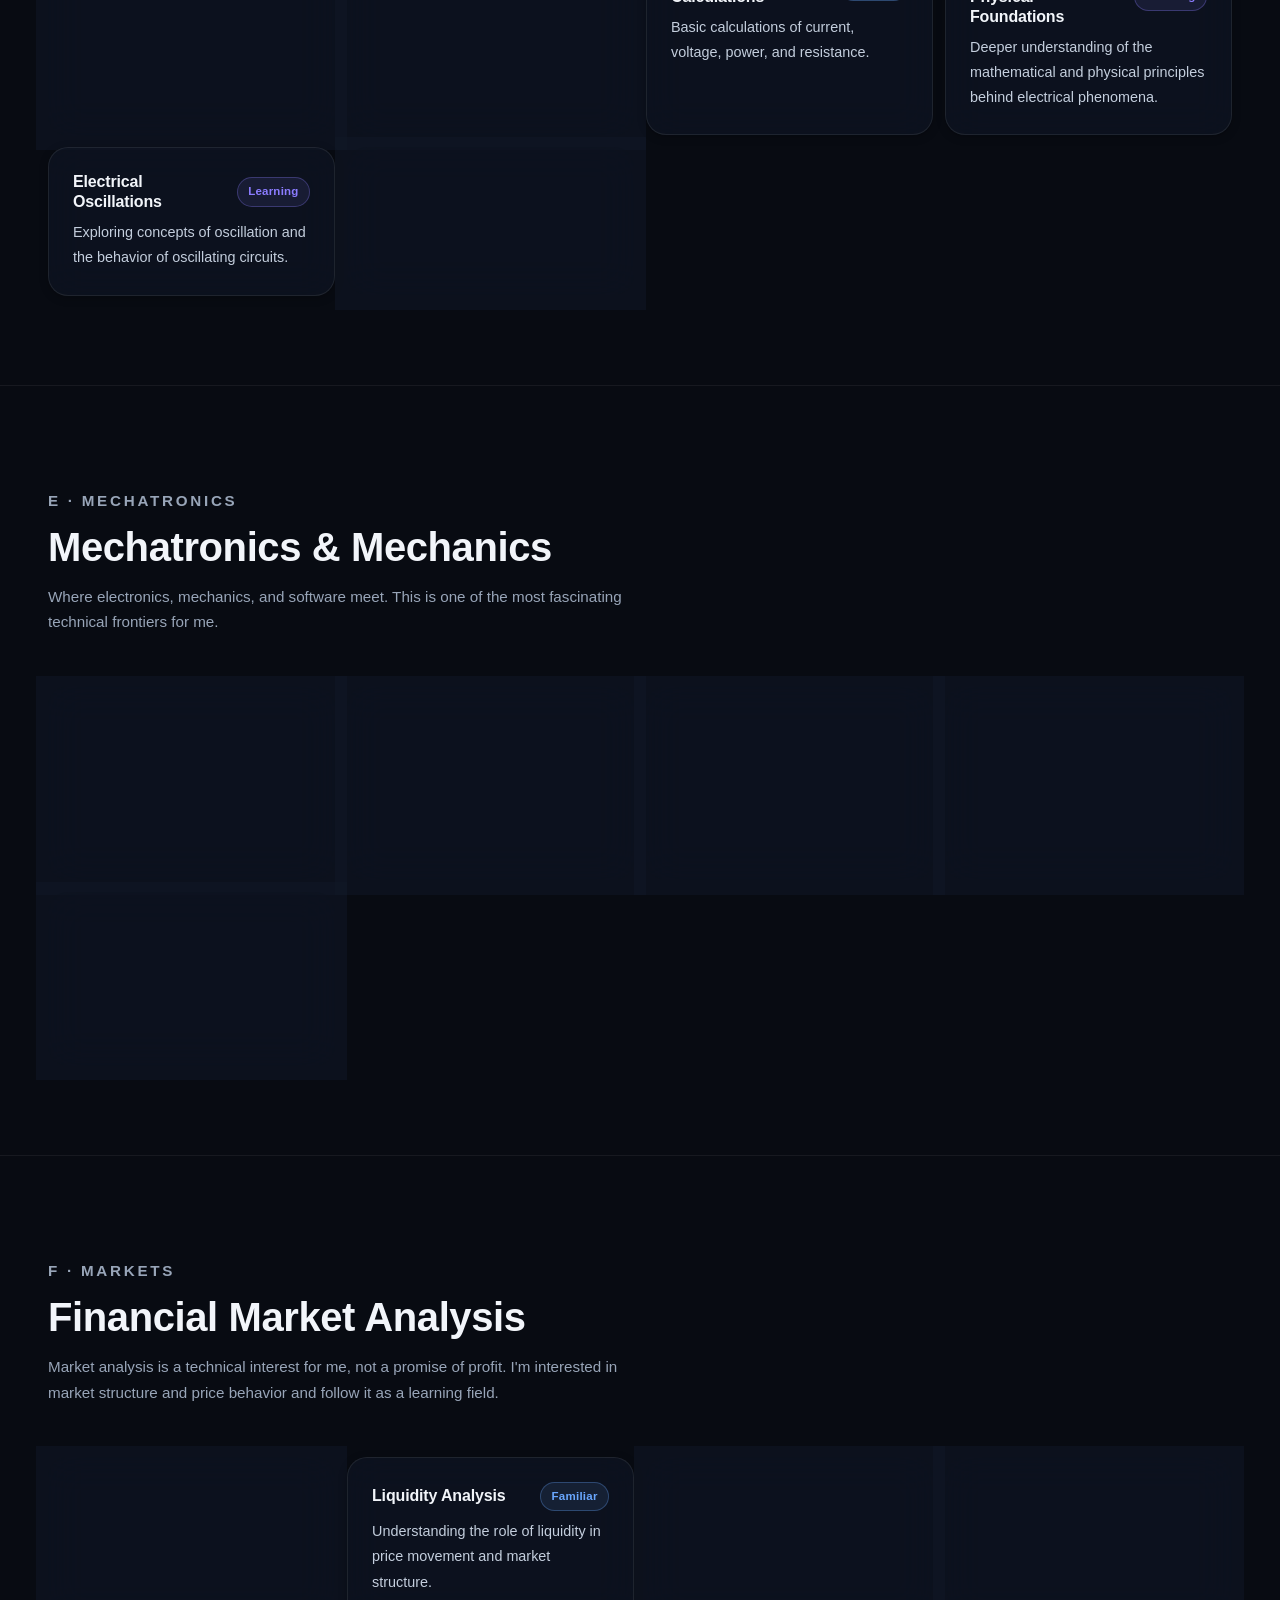
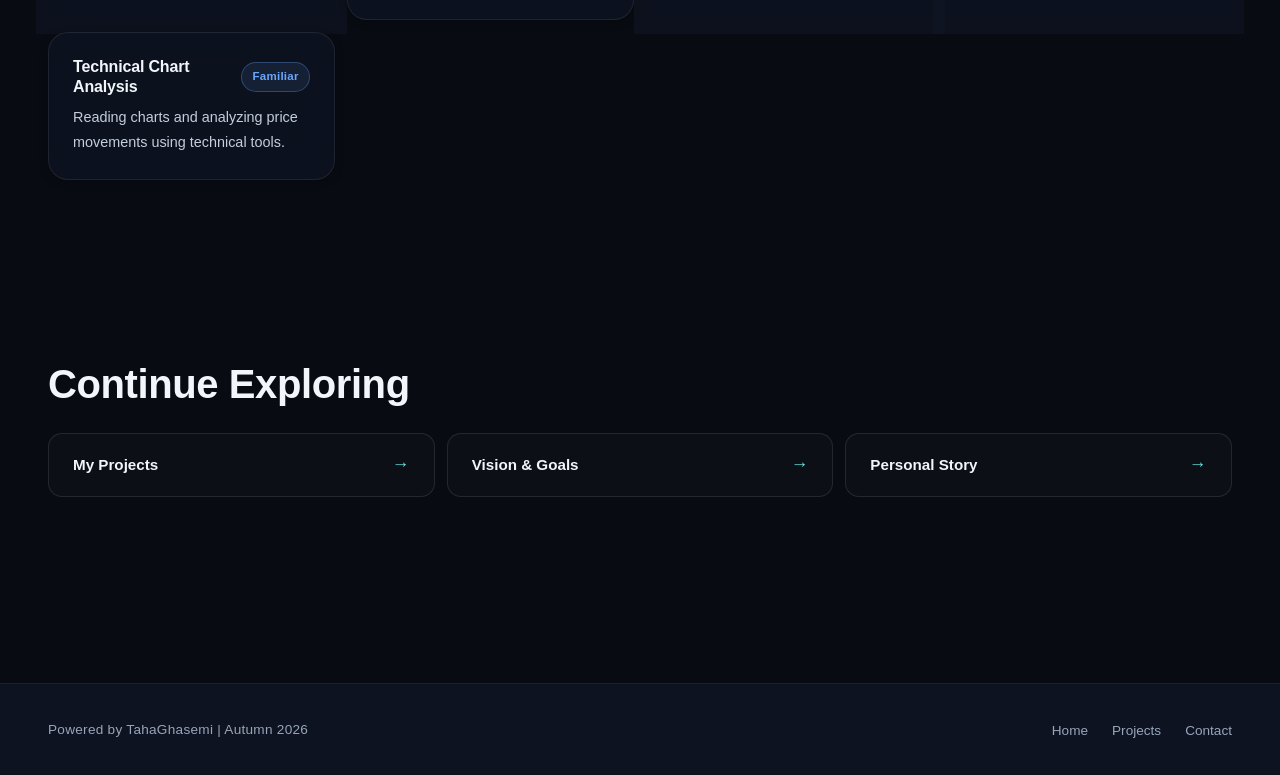
<file: skills.html>
<!DOCTYPE html>
<html lang="fa" dir="rtl">
<head>
  <meta charset="UTF-8" />
  <meta name="viewport" content="width=device-width, initial-scale=1.0" />
  <meta name="description" content="مهارت‌ها و دانش فنی طاها قاسمی — نرم‌افزار، سخت‌افزار، هوش مصنوعی، برق، مکاترونیک و بازار مالی" />
  <title>مهارت‌ها — TahaGhasemi</title>

  <link rel="stylesheet" href="static/css/main.css" />

  <script>
    (function () {
      try {
        var lang = localStorage.getItem('tg-lang') || 'fa';
        if (lang === 'en') {
          document.documentElement.lang = 'en';
          document.documentElement.dir = 'ltr';
        }
      } catch (e) {}
    })();
  </script>
</head>
<body data-page="skills">

  <!-- ===================== HEADER ===================== -->
  <header class="site-header glass">
    <a href="index.html" class="brand" aria-label="TahaGhasemi Home">
      <span class="brand-mark" aria-hidden="true">TG</span>
      <span class="brand-name">TahaGhasemi</span>
    </a>

    <nav class="main-nav" aria-label="Primary">
      <ul>
        <li><a href="index.html" data-i18n="nav.home">خانه</a></li>
        <li><a href="about.html" data-i18n="nav.about">درباره من</a></li>
        <li><a href="skills.html" class="active" aria-current="page" data-i18n="nav.skills">مهارت‌ها</a></li>
        <li><a href="projects.html" data-i18n="nav.projects">پروژه‌ها</a></li>
        <li><a href="music.html" data-i18n="nav.music">موسیقی</a></li>
        <li><a href="garage.html" data-i18n="nav.garage">گاراژ</a></li>
        <li><a href="https://tahaghasemi-official.github.io/cel" data-i18n="nav.calculator">محاسبات برق</a></li>
        <!--<li><a href="gallery.html" data-i18n="nav.gallery">گالری</a></li>-->
        <li><a href="vision.html" data-i18n="nav.vision">چشم‌انداز</a></li>
        <li><a href="contact.html" data-i18n="nav.contact">تماس</a></li>
        <li><a href="links.html" data-i18n="nav.links">لینک‌ها</a></li>
      </ul>
    </nav>

    <div class="header-actions">
      <button id="lang-toggle" class="lang-toggle" type="button" aria-label="Switch language">
        <span data-lang-label="fa">EN</span>
        <span data-lang-label="en">FA</span>
      </button>
      <button id="menu-toggle" class="menu-toggle" type="button" aria-label="Open menu" aria-expanded="false">
        <span></span><span></span><span></span>
      </button>
    </div>
  </header>

  <main>

    <!-- ===================== PAGE HEAD ===================== -->
    <section class="page-head">
      <div class="page-head-inner">
        <p class="eyebrow" data-i18n="skills.eyebrow">دانش فنی</p>
        <h1 class="page-title" data-i18n="skills.title">مهارت‌ها</h1>
        <p class="page-lead" data-i18n="skills.lead">
          مجموعه‌ای از حوزه‌هایی که در آن‌ها یاد می‌گیرم، آزمایش می‌کنم و می‌سازم. بدون ادعای تخصص مطلق — هر بخش، سطح واقعی خودش را نشان می‌دهد.
        </p>
      </div>
    </section>

    <!-- ===================== LEGEND ===================== -->
    <section class="section skills-legend-section" aria-labelledby="legend-title">
      <h2 id="legend-title" class="sr-only" data-i18n="skills.legend.title">راهنمای سطوح</h2>
      <ul class="legend-list">
        <li class="legend-item">
          <span class="legend-dot legend-dot--experienced" aria-hidden="true"></span>
          <span data-i18n="skills.legend.experienced">در آن تجربه دارم</span>
        </li>
        <li class="legend-item">
          <span class="legend-dot legend-dot--familiar" aria-hidden="true"></span>
          <span data-i18n="skills.legend.familiar">با آن آشنا هستم</span>
        </li>
        <li class="legend-item">
          <span class="legend-dot legend-dot--learning" aria-hidden="true"></span>
          <span data-i18n="skills.legend.learning">در حال یادگیری</span>
        </li>
        <li class="legend-item">
          <span class="legend-dot legend-dot--exploring" aria-hidden="true"></span>
          <span data-i18n="skills.legend.exploring">علاقه‌مند به کاوش</span>
        </li>
      </ul>
    </section>

    <!-- ===================== A. SOFTWARE ===================== -->
    <section id="software" class="section skill-block" aria-labelledby="software-title">
      <div class="section-head">
        <p class="eyebrow" data-i18n="skills.software.eyebrow">A · نرم‌افزار</p>
        <h2 id="software-title" data-i18n="skills.software.title">برنامه‌نویسی و توسعه نرم‌افزار</h2>
        <p data-i18n="skills.software.desc">
          برنامه‌نویسی برای من راهی است برای تبدیل ایده به سیستم واقعی. با چند زبان آشنا هستم و روی پروژه‌های عملی کار می‌کنم.
        </p>
      </div>

      <div class="skill-grid">
        <article class="glass skill-card reveal">
          <header class="skill-card-head">
            <h3>Python</h3>
            <span class="skill-badge skill-badge--experienced" data-i18n="skills.level.experienced">تجربه</span>
          </header>
          <p data-i18n="skills.software.python">زبان اصلی من برای ساخت پروژه‌های کاربردی، از جمله پروژه Lilo.</p>
        </article>

        <article class="glass skill-card reveal">
          <header class="skill-card-head">
            <h3>HTML</h3>
            <span class="skill-badge skill-badge--experienced" data-i18n="skills.level.experienced">تجربه</span>
          </header>
          <p data-i18n="skills.software.html">ساختار صفحات وب و ترکیب آن با CSS و JavaScript.</p>
        </article>

        <article class="glass skill-card reveal">
          <header class="skill-card-head">
            <h3>CSS</h3>
            <span class="skill-badge skill-badge--familiar" data-i18n="skills.level.familiar">آشنا</span>
          </header>
          <p data-i18n="skills.software.css">استایل‌دهی، چیدمان و طراحی رابط‌های کاربری.</p>
        </article>

        <article class="glass skill-card reveal">
          <header class="skill-card-head">
            <h3>JavaScript</h3>
            <span class="skill-badge skill-badge--familiar" data-i18n="skills.level.familiar">آشنا</span>
          </header>
          <p data-i18n="skills.software.javascript">تعاملات سمت کاربر و منطق پویای صفحات وب.</p>
        </article>

        <article class="glass skill-card reveal">
          <header class="skill-card-head">
            <h3>C</h3>
            <span class="skill-badge skill-badge--learning" data-i18n="skills.level.learning">در حال یادگیری</span>
          </header>
          <p data-i18n="skills.software.c">آشنایی با مبانی زبان C و درک عمیق‌تر از سطح پایین برنامه‌نویسی.</p>
        </article>
      </div>

      <ul class="skill-topics" aria-label="Topics">
        <li data-i18n="skills.software.topic.web">توسعه وب</li>
        <li data-i18n="skills.software.topic.backend">بک‌اند</li>
        <li data-i18n="skills.software.topic.frontend">فرانت‌اند</li>
        <li data-i18n="skills.software.topic.app">برنامه‌های کاربردی</li>
        <li data-i18n="skills.software.topic.architecture">معماری نرم‌افزار</li>
        <li data-i18n="skills.software.topic.problem">حل مسئله</li>
        <li data-i18n="skills.software.topic.automation">اتوماسیون</li>
      </ul>
    </section>

    <!-- ===================== B. HARDWARE ===================== -->
    <section id="hardware" class="section skill-block" aria-labelledby="hardware-title">
      <div class="section-head">
        <p class="eyebrow" data-i18n="skills.hardware.eyebrow">B · سخت‌افزار</p>
        <h2 id="hardware-title" data-i18n="skills.hardware.title">سخت‌افزار کامپیوتر</h2>
        <p data-i18n="skills.hardware.desc">
          فهمیدن اینکه نرم‌افزار چگونه روی سخت‌افزار اجرا می‌شود، برایم به اندازه نوشتن کد اهمیت دارد.
        </p>
      </div>

      <div class="skill-grid">
        <article class="glass skill-card reveal">
          <header class="skill-card-head">
            <h3 data-i18n="skills.hardware.pc.title">مونتاژ PC</h3>
          </header>
          <p data-i18n="skills.hardware.pc.text">انتخاب قطعات، اسمبل و راه‌اندازی سیستم‌های کامپیوتری.</p>
        </article>

        <article class="glass skill-card reveal">
          <header class="skill-card-head">
            <h3 data-i18n="skills.hardware.components.title">قطعات کامپیوتر</h3>
          </header>
          <p data-i18n="skills.hardware.components.text">آشنایی با CPU، GPU، RAM، مادربرد و نقش هر قطعه در کارکرد سیستم.</p>
        </article>

        <article class="glass skill-card reveal">
          <header class="skill-card-head">
            <h3 data-i18n="skills.hardware.interaction.title">تعامل نرم‌افزار و سخت‌افزار</h3>
          </header>
          <p data-i18n="skills.hardware.interaction.text">درک نحوه ارتباط لایه‌های نرم‌افزاری با سخت‌افزار در سطح سیستم.</p>
        </article>

        <article class="glass skill-card reveal">
          <header class="skill-card-head">
            <h3 data-i18n="skills.hardware.architecture.title">معماری داخلی سیستم</h3>
          </header>
          <p data-i18n="skills.hardware.architecture.text">علاقه به ساختار درونی کامپیوتر و نحوه سازمان‌دهی اجزای آن.</p>
        </article>
      </div>
    </section>

    <!-- ===================== C. AI ===================== -->
    <section id="ai" class="section skill-block" aria-labelledby="ai-title">
      <div class="section-head">
        <p class="eyebrow" data-i18n="skills.ai.eyebrow">C · هوش مصنوعی</p>
        <h2 id="ai-title" data-i18n="skills.ai.title">هوش مصنوعی و یادگیری ماشین</h2>
        <p data-i18n="skills.ai.desc">
          حوزه‌ای که در آن یاد می‌گیرم و آزمایش می‌کنم — نه ادعای پژوهش حرفه‌ای، بلکه کنجکاوی جدی نسبت به سیستم‌های هوشمند.
        </p>
      </div>

      <div class="skill-grid">
        <article class="glass skill-card reveal">
          <header class="skill-card-head">
            <h3 data-i18n="skills.ai.ml.title">یادگیری ماشین</h3>
            <span class="skill-badge skill-badge--learning" data-i18n="skills.level.learning">در حال یادگیری</span>
          </header>
          <p data-i18n="skills.ai.ml.text">کاوش در مفاهیم پایه یادگیری ماشین و کاربردهای آن.</p>
        </article>

        <article class="glass skill-card reveal">
          <header class="skill-card-head">
            <h3 data-i18n="skills.ai.apps.title">برنامه‌های مبتنی بر AI</h3>
            <span class="skill-badge skill-badge--exploring" data-i18n="skills.level.exploring">علاقه‌مند</span>
          </header>
          <p data-i18n="skills.ai.apps.text">علاقه به ساخت ابزارها و برنامه‌هایی که از قابلیت‌های هوش مصنوعی استفاده می‌کنند.</p>
        </article>

        <article class="glass skill-card reveal">
          <header class="skill-card-head">
            <h3 data-i18n="skills.ai.systems.title">سیستم‌های هوشمند</h3>
            <span class="skill-badge skill-badge--exploring" data-i18n="skills.level.exploring">علاقه‌مند</span>
          </header>
          <p data-i18n="skills.ai.systems.text">درک نحوه طراحی نرم‌افزاری که رفتار هوشمند از خود نشان می‌دهد.</p>
        </article>
      </div>
    </section>

    <!-- ===================== D. ELECTRICAL ===================== -->
    <section id="electrical" class="section skill-block" aria-labelledby="electrical-title">
      <div class="section-head">
        <p class="eyebrow" data-i18n="skills.electrical.eyebrow">D · برق</p>
        <h2 id="electrical-title" data-i18n="skills.electrical.title">مهندسی برق و الکتروتکنیک</h2>
        <p data-i18n="skills.electrical.desc">
          رشته تحصیلی من. این بخش ترکیبی از مبانی نظری و تجربه عملی در مدارها و سیستم‌های الکتریکی است.
        </p>
      </div>

      <div class="skill-grid">
        <article class="glass skill-card reveal">
          <header class="skill-card-head">
            <h3 data-i18n="skills.electrical.wiring.title">سیم‌کشی ساختمان</h3>
            <span class="skill-badge skill-badge--experienced" data-i18n="skills.level.experienced">تجربه</span>
          </header>
          <p data-i18n="skills.electrical.wiring.text">طراحی و اجرای سیم‌کشی برق ساختمان بر اساس اصول فنی.</p>
        </article>

        <article class="glass skill-card reveal">
          <header class="skill-card-head">
            <h3 data-i18n="skills.electrical.smart.title">سیستم‌های هوشمند ساختمان</h3>
            <span class="skill-badge skill-badge--familiar" data-i18n="skills.level.familiar">آشنا</span>
          </header>
          <p data-i18n="skills.electrical.smart.text">آشنایی با مفاهیم اتوماسیون و کنترل در ساختمان‌های هوشمند.</p>
        </article>

        <article class="glass skill-card reveal">
          <header class="skill-card-head">
            <h3 data-i18n="skills.electrical.machine.title">سیم‌کشی ماشین‌های الکتریکی</h3>
            <span class="skill-badge skill-badge--familiar" data-i18n="skills.level.familiar">آشنا</span>
          </header>
          <p data-i18n="skills.electrical.machine.text">آشنایی با نحوه اتصال و راه‌اندازی موتورها و ماشین‌های الکتریکی.</p>
        </article>

        <article class="glass skill-card reveal">
          <header class="skill-card-head">
            <h3 data-i18n="skills.electrical.single.title">سیستم‌های تک‌فاز</h3>
            <span class="skill-badge skill-badge--experienced" data-i18n="skills.level.experienced">تجربه</span>
          </header>
          <p data-i18n="skills.electrical.single.text">کار با مدارهای تک‌فاز و محاسبات مرتبط.</p>
        </article>

        <article class="glass skill-card reveal">
          <header class="skill-card-head">
            <h3 data-i18n="skills.electrical.three.title">سیستم‌های سه‌فاز</h3>
            <span class="skill-badge skill-badge--familiar" data-i18n="skills.level.familiar">آشنا</span>
          </header>
          <p data-i18n="skills.electrical.three.text">درک اصول سیستم‌های سه‌فاز و کاربردهای صنعتی آن‌ها.</p>
        </article>

        <article class="glass skill-card reveal">
          <header class="skill-card-head">
            <h3 data-i18n="skills.electrical.motor.title">مدارهای موتور سه‌فاز</h3>
            <span class="skill-badge skill-badge--familiar" data-i18n="skills.level.familiar">آشنا</span>
          </header>
          <p data-i18n="skills.electrical.motor.text">آشنایی با مدارهای راه‌اندازی و کنترل موتورهای سه‌فاز.</p>
        </article>

        <article class="glass skill-card reveal">
          <header class="skill-card-head">
            <h3 data-i18n="skills.electrical.calc.title">محاسبات الکتریکی</h3>
            <span class="skill-badge skill-badge--familiar" data-i18n="skills.level.familiar">آشنا</span>
          </header>
          <p data-i18n="skills.electrical.calc.text">محاسبات پایه جریان، ولتاژ، توان و مقاومت.</p>
        </article>

        <article class="glass skill-card reveal">
          <header class="skill-card-head">
            <h3 data-i18n="skills.electrical.theory.title">مبانی ریاضی و فیزیکی برق</h3>
            <span class="skill-badge skill-badge--learning" data-i18n="skills.level.learning">در حال یادگیری</span>
          </header>
          <p data-i18n="skills.electrical.theory.text">درک عمیق‌تر اصول ریاضی و فیزیکی پشت پدیده‌های الکتریکی.</p>
        </article>

        <article class="glass skill-card reveal">
          <header class="skill-card-head">
            <h3 data-i18n="skills.electrical.oscillation.title">نوسانات الکتریکی</h3>
            <span class="skill-badge skill-badge--learning" data-i18n="skills.level.learning">در حال یادگیری</span>
          </header>
          <p data-i18n="skills.electrical.oscillation.text">کاوش در مفاهیم نوسان و رفتار مدارهای نوسانی.</p>
        </article>

        <article class="glass skill-card reveal">
          <header class="skill-card-head">
            <h3 data-i18n="skills.electrical.control.title">سیستم‌های کنترل الکتریکی</h3>
            <span class="skill-badge skill-badge--learning" data-i18n="skills.level.learning">در حال یادگیری</span>
          </header>
          <p data-i18n="skills.electrical.control.text">آشنایی با منطق کنترل در سیستم‌های الکتریکی.</p>
        </article>
      </div>
    </section>

    <!-- ===================== E. MECHATRONICS ===================== -->
    <section id="mechatronics" class="section skill-block" aria-labelledby="mechatronics-title">
      <div class="section-head">
        <p class="eyebrow" data-i18n="skills.mechatronics.eyebrow">E · مکاترونیک</p>
        <h2 id="mechatronics-title" data-i18n="skills.mechatronics.title">مکاترونیک و مکانیک</h2>
        <p data-i18n="skills.mechatronics.desc">
          جایی که الکترونیک، مکانیک و نرم‌افزار به هم می‌رسند. این حوزه برای من یکی از جذاب‌ترین مرزهای فنی است.
        </p>
      </div>

      <div class="skill-grid">
        <article class="glass skill-card reveal">
          <header class="skill-card-head">
            <h3 data-i18n="skills.mechatronics.mech.title">سیستم‌های مکانیکی</h3>
            <span class="skill-badge skill-badge--familiar" data-i18n="skills.level.familiar">آشنا</span>
          </header>
          <p data-i18n="skills.mechatronics.mech.text">درک اصول کارکرد سیستم‌ها و اجزای مکانیکی.</p>
        </article>

        <article class="glass skill-card reveal">
          <header class="skill-card-head">
            <h3 data-i18n="skills.mechatronics.design.title">طراحی مکانیکی</h3>
            <span class="skill-badge skill-badge--learning" data-i18n="skills.level.learning">در حال یادگیری</span>
          </header>
          <p data-i18n="skills.mechatronics.design.text">کاوش در اصول طراحی اجزا و سازوکارهای مکانیکی.</p>
        </article>

        <article class="glass skill-card reveal">
          <header class="skill-card-head">
            <h3 data-i18n="skills.mechatronics.integration.title">هم‌افزایی الکترونیک و مکانیک</h3>
            <span class="skill-badge skill-badge--exploring" data-i18n="skills.level.exploring">علاقه‌مند</span>
          </header>
          <p data-i18n="skills.mechatronics.integration.text">علاقه به ساخت سیستم‌هایی که نرم‌افزار، الکترونیک و مکانیک را یکجا ترکیب می‌کنند.</p>
        </article>

        <article class="glass skill-card reveal">
          <header class="skill-card-head">
            <h3 data-i18n="skills.mechatronics.rc.title">هواپیماهای RC</h3>
            <span class="skill-badge skill-badge--exploring" data-i18n="skills.level.exploring">علاقه‌مند</span>
          </header>
          <p data-i18n="skills.mechatronics.rc.text">طراحی، مکانیک و کنترل هواپیماهای مدل با کنترل از راه دور.</p>
        </article>

        <article class="glass skill-card reveal">
          <header class="skill-card-head">
            <h3 data-i18n="skills.mechatronics.light.title">هواپیماهای سبک</h3>
            <span class="skill-badge skill-badge--exploring" data-i18n="skills.level.exploring">علاقه‌مند</span>
          </header>
          <p data-i18n="skills.mechatronics.light.text">مکانیک پرواز و طراحی هواپیماهای سبک، حوزه‌ای که می‌خواهم بیشتر بشناسم.</p>
        </article>
      </div>
    </section>

    <!-- ===================== F. MARKETS ===================== -->
    <section id="markets" class="section skill-block" aria-labelledby="markets-title">
      <div class="section-head">
        <p class="eyebrow" data-i18n="skills.markets.eyebrow">F · بازار</p>
        <h2 id="markets-title" data-i18n="skills.markets.title">تحلیل بازار مالی</h2>
        <p data-i18n="skills.markets.desc">
          تحلیل بازار برای من یک علاقه فنی است، نه وعده سود. به ساختار بازار و رفتار قیمت علاقه دارم و آن را به عنوان یک حوزه یادگیری دنبال می‌کنم.
        </p>
      </div>

      <div class="skill-grid">
        <article class="glass skill-card reveal">
          <header class="skill-card-head">
            <h3 data-i18n="skills.markets.pa.title">پرایس اکشن</h3>
            <span class="skill-badge skill-badge--familiar" data-i18n="skills.level.familiar">آشنا</span>
          </header>
          <p data-i18n="skills.markets.pa.text">خواندن رفتار قیمت و الگوهای حرکتی بازار.</p>
        </article>

        <article class="glass skill-card reveal">
          <header class="skill-card-head">
            <h3 data-i18n="skills.markets.liquidity.title">تحلیل نقدینگی</h3>
            <span class="skill-badge skill-badge--familiar" data-i18n="skills.level.familiar">آشنا</span>
          </header>
          <p data-i18n="skills.markets.liquidity.text">درک نقش نقدینگی در حرکت قیمت و ساختار بازار.</p>
        </article>

        <article class="glass skill-card reveal">
          <header class="skill-card-head">
            <h3 data-i18n="skills.markets.trade.title">تراز معاملاتی</h3>
            <span class="skill-badge skill-badge--learning" data-i18n="skills.level.learning">در حال یادگیری</span>
          </header>
          <p data-i18n="skills.markets.trade.text">مفاهیم مرتبط با تراز و تعادل در رفتار بازار.</p>
        </article>

        <article class="glass skill-card reveal">
          <header class="skill-card-head">
            <h3 data-i18n="skills.markets.structure.title">ساختار بازار</h3>
            <span class="skill-badge skill-badge--familiar" data-i18n="skills.level.familiar">آشنا</span>
          </header>
          <p data-i18n="skills.markets.structure.text">شناسایی ساختار و فازهای مختلف بازار.</p>
        </article>

        <article class="glass skill-card reveal">
          <header class="skill-card-head">
            <h3 data-i18n="skills.markets.charts.title">تحلیل تکنیکال چارت</h3>
            <span class="skill-badge skill-badge--familiar" data-i18n="skills.level.familiar">آشنا</span>
          </header>
          <p data-i18n="skills.markets.charts.text">خواندن نمودارها و تحلیل حرکات قیمتی بر اساس ابزارهای تکنیکال.</p>
        </article>
      </div>
    </section>

    <!-- ===================== TRANSITION ===================== -->
    <section class="section section-next" aria-labelledby="skills-next-title">
      <h2 id="skills-next-title" data-i18n="skills.next.title">ادامه کاوش</h2>
      <div class="next-links">
        <a href="projects.html" class="next-link">
          <span class="next-label" data-i18n="skills.next.projects">پروژه‌های من</span>
          <span class="next-arrow" aria-hidden="true">←</span>
        </a>
        <a href="vision.html" class="next-link">
          <span class="next-label" data-i18n="skills.next.vision">چشم‌انداز و اهداف</span>
          <span class="next-arrow" aria-hidden="true">←</span>
        </a>
        <a href="about.html" class="next-link">
          <span class="next-label" data-i18n="skills.next.about">داستان شخصی</span>
          <span class="next-arrow" aria-hidden="true">←</span>
        </a>
      </div>
    </section>

  </main>

  <!-- ===================== FOOTER ===================== -->
  <footer class="site-footer">
    <div class="footer-inner">
      <p class="footer-brand">Powered by TahaGhasemi | Autumn 2026</p>
      <nav aria-label="Footer">
        <ul class="footer-links">
          <li><a href="index.html" data-i18n="nav.home">خانه</a></li>
          <li><a href="projects.html" data-i18n="nav.projects">پروژه‌ها</a></li>
          <li><a href="contact.html" data-i18n="nav.contact">تماس</a></li>
        </ul>
      </nav>
    </div>
  </footer>

  <script src="static/js/translations/skills.js" defer></script>
  <script src="static/js/i18n.js" defer></script>
  <script src="static/js/main.js" defer></script>
</body>
</html>
</file>
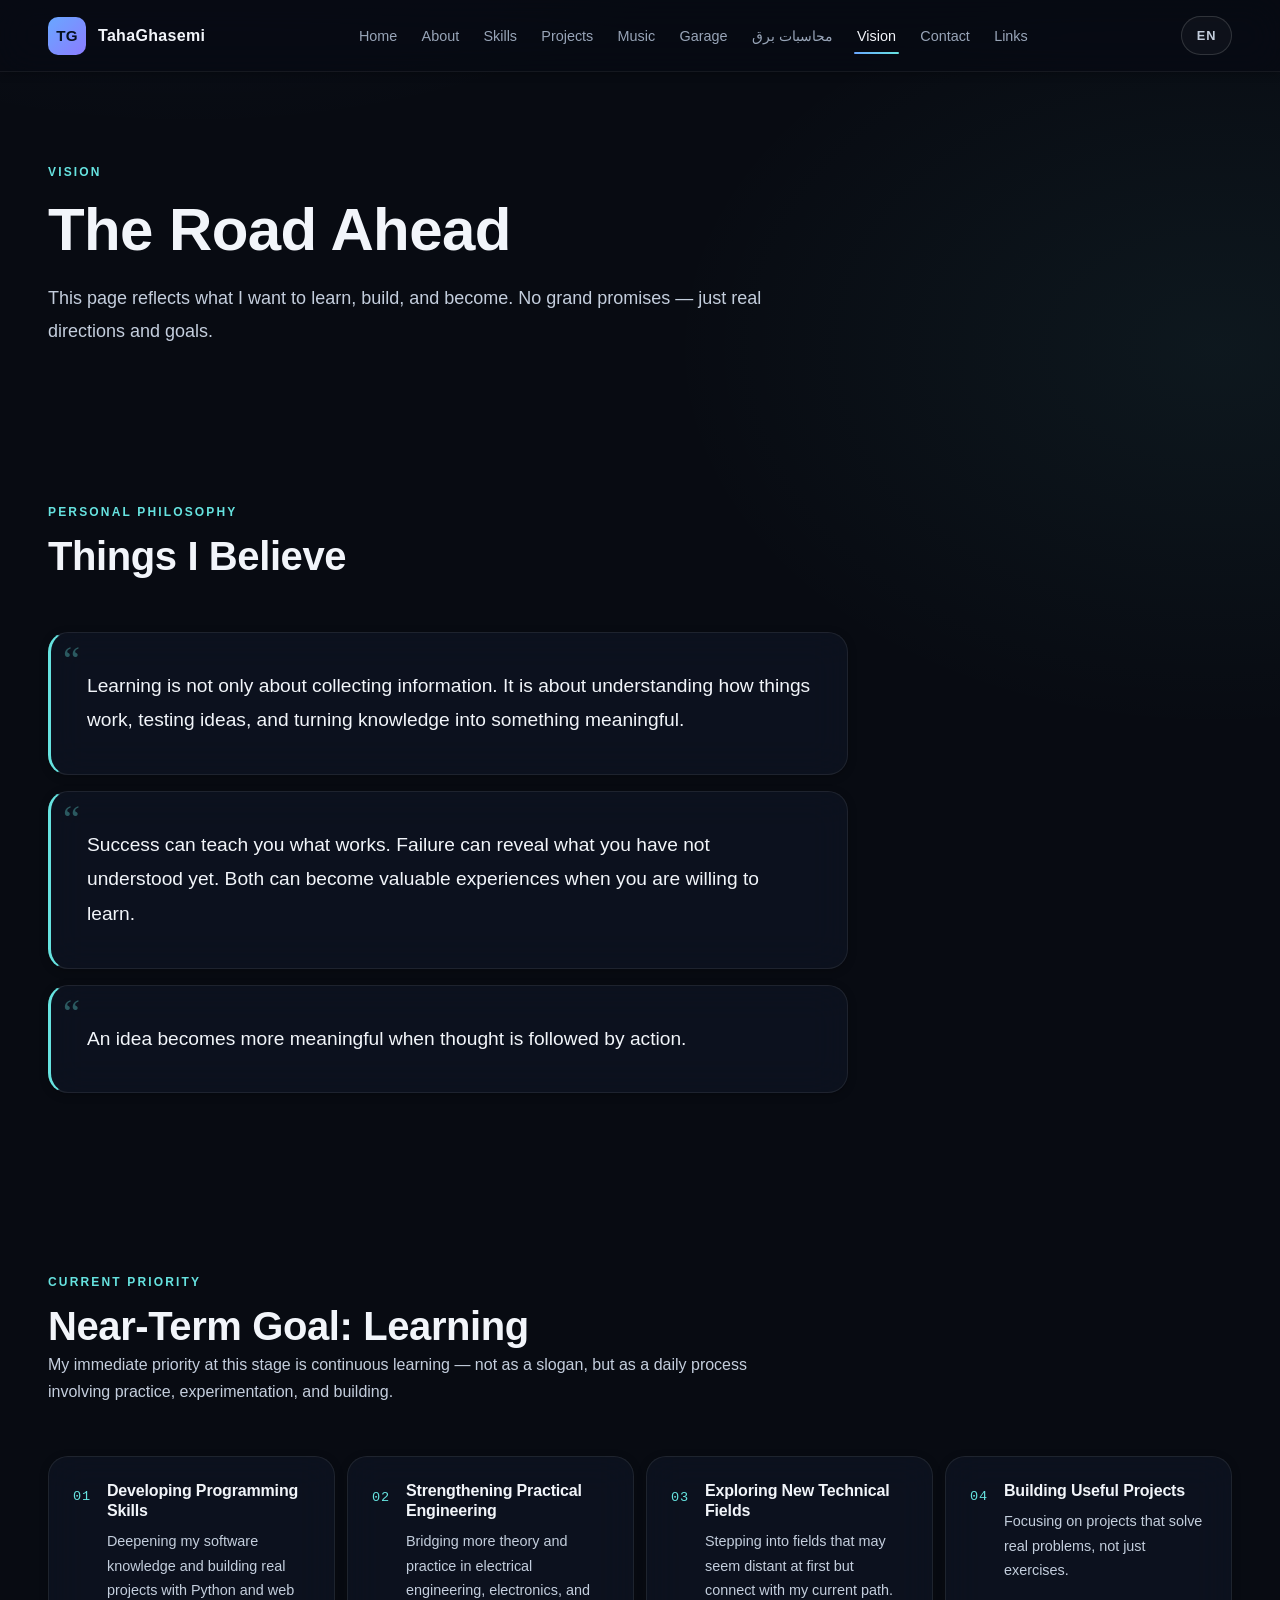
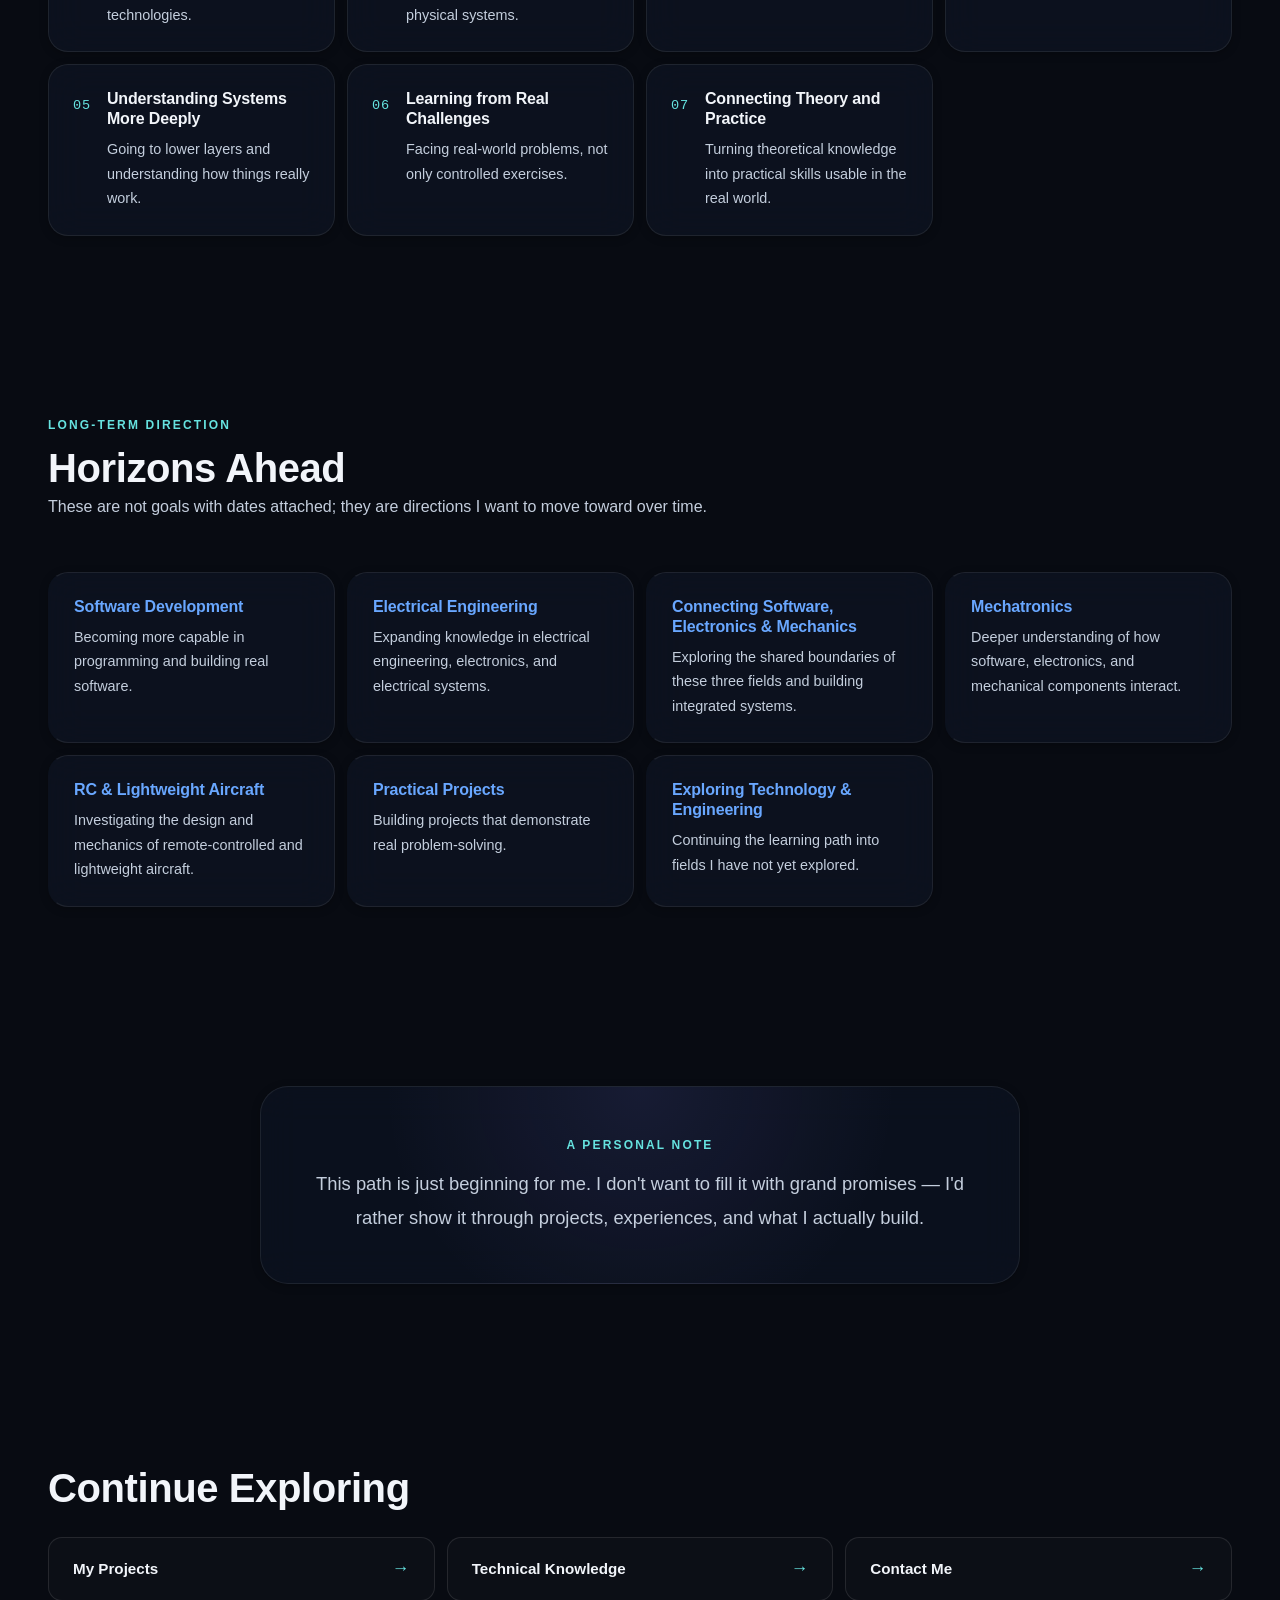
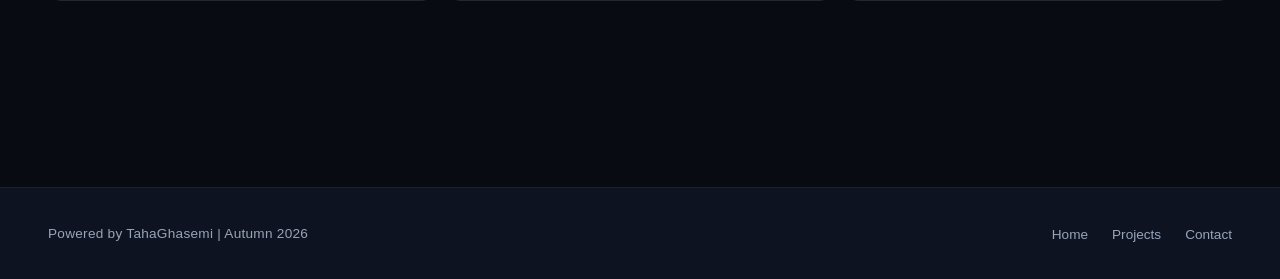
<file: vision.html>
<!DOCTYPE html>
<html lang="fa" dir="rtl">
<head>
  <meta charset="UTF-8" />
  <meta name="viewport" content="width=device-width, initial-scale=1.0" />
  <meta name="description" content="چشم‌انداز و اهداف طاها قاسمی — یادگیری، رشد و مسیر پیش رو" />
  <title>چشم‌انداز — TahaGhasemi</title>

  <link rel="stylesheet" href="static/css/main.css" />

  <script>
    (function () {
      try {
        var lang = localStorage.getItem('tg-lang') || 'fa';
        if (lang === 'en') {
          document.documentElement.lang = 'en';
          document.documentElement.dir = 'ltr';
        }
      } catch (e) {}
    })();
  </script>
</head>
<body data-page="vision">

  <!-- ===================== HEADER ===================== -->
  <header class="site-header glass">
    <a href="index.html" class="brand" aria-label="TahaGhasemi Home">
      <span class="brand-mark" aria-hidden="true">TG</span>
      <span class="brand-name">TahaGhasemi</span>
    </a>

    <nav class="main-nav" aria-label="Primary">
      <ul>
        <li><a href="index.html" data-i18n="nav.home">خانه</a></li>
        <li><a href="about.html" data-i18n="nav.about">درباره من</a></li>
        <li><a href="skills.html" data-i18n="nav.skills">مهارت‌ها</a></li>
        <li><a href="projects.html" data-i18n="nav.projects">پروژه‌ها</a></li>
        <li><a href="music.html" data-i18n="nav.music">موسیقی</a></li>
        <li><a href="garage.html" data-i18n="nav.garage">گاراژ</a></li>
        <li><a href="https://tahaghasemi-official.github.io/cel" data-i18n="nav.calculator">محاسبات برق</a></li>
        <!--<li><a href="gallery.html" data-i18n="nav.gallery">گالری</a></li>-->
        <li><a href="vision.html" class="active" aria-current="page" data-i18n="nav.vision">چشم‌انداز</a></li>
        <li><a href="contact.html" data-i18n="nav.contact">تماس</a></li>
        <li><a href="links.html" data-i18n="nav.links">لینک‌ها</a></li>
      </ul>
    </nav>

    <div class="header-actions">
      <button id="lang-toggle" class="lang-toggle" type="button" aria-label="Switch language">
        <span data-lang-label="fa">EN</span>
        <span data-lang-label="en">FA</span>
      </button>
      <button id="menu-toggle" class="menu-toggle" type="button" aria-label="Open menu" aria-expanded="false">
        <span></span><span></span><span></span>
      </button>
    </div>
  </header>

  <main>

    <!-- ===================== PAGE HEAD ===================== -->
    <section class="page-head">
      <div class="page-head-inner">
        <p class="eyebrow" data-i18n="vision.eyebrow">چشم‌انداز</p>
        <h1 class="page-title" data-i18n="vision.title">مسیر پیش رو</h1>
        <p class="page-lead" data-i18n="vision.lead">
          این صفحه بازتابی است از آنچه می‌خواهم یاد بگیرم، بسازم و به آن برسم. بدون وعده‌های بزرگ — فقط جهت‌گیری‌ها و اهداف واقعی.
        </p>
      </div>
    </section>

    <!-- ===================== PHILOSOPHY QUOTES ===================== -->
    <section class="section vision-philosophy" aria-labelledby="philosophy-title">
      <div class="section-head">
        <p class="eyebrow" data-i18n="vision.philosophy.eyebrow">فلسفه شخصی</p>
        <h2 id="philosophy-title" data-i18n="vision.philosophy.title">چیزهایی که باور دارم</h2>
      </div>

      <div class="philosophy-stack">
        <blockquote class="glass philosophy-quote reveal">
          <p data-i18n="vision.philosophy.q1">
            یادگیری فقط جمع‌آوری اطلاعات نیست. یادگیری یعنی فهمیدن نحوه کارکرد چیزها، آزمودن ایده‌ها و تبدیل دانش به چیزی معنادار.
          </p>
        </blockquote>

        <blockquote class="glass philosophy-quote reveal">
          <p data-i18n="vision.philosophy.q2">
            موفقیت می‌تواند به تو نشان دهد چه چیزی کار می‌کند. شکست می‌تواند آشکار کند چه چیزی را هنوز نفهمیده‌ای. هر دو وقتی که بخواهی یاد بگیری، تجربه ارزشمندی می‌شوند.
          </p>
        </blockquote>

        <blockquote class="glass philosophy-quote reveal">
          <p data-i18n="vision.philosophy.q3">
            یک ایده زمانی معنادارتر می‌شود که اندیشه با عمل همراه شود.
          </p>
        </blockquote>
      </div>
    </section>

    <!-- ===================== NEAR-TERM GOAL ===================== -->
    <section class="section vision-near" aria-labelledby="near-title">
      <div class="section-head">
        <p class="eyebrow" data-i18n="vision.near.eyebrow">اولویت فعلی</p>
        <h2 id="near-title" data-i18n="vision.near.title">هدف نزدیک: یادگیری</h2>
        <p data-i18n="vision.near.desc">
          اولویت اصلی من در این مرحله، یادگیری مستمر است — نه به عنوان یک شعار، بلکه به عنوان یک فرآیند روزمره که شامل تمرین، آزمایش و ساختن می‌شود.
        </p>
      </div>

      <ul class="goal-list">
        <li class="glass goal-item reveal">
          <span class="goal-index" aria-hidden="true">01</span>
          <div class="goal-body">
            <h3 data-i18n="vision.near.g1.title">توسعه مهارت‌های برنامه‌نویسی</h3>
            <p data-i18n="vision.near.g1.text">
              عمیق‌تر کردن دانش نرم‌افزاری و ساخت پروژه‌های واقعی با Python و فناوری‌های وب.
            </p>
          </div>
        </li>

        <li class="glass goal-item reveal">
          <span class="goal-index" aria-hidden="true">02</span>
          <div class="goal-body">
            <h3 data-i18n="vision.near.g2.title">تقویت دانش عملی مهندسی</h3>
            <p data-i18n="vision.near.g2.text">
              پیوند بیشتر تئوری و عمل در برق، الکترونیک و سیستم‌های فیزیکی.
            </p>
          </div>
        </li>

        <li class="glass goal-item reveal">
          <span class="goal-index" aria-hidden="true">03</span>
          <div class="goal-body">
            <h3 data-i18n="vision.near.g3.title">کشف حوزه‌های فنی جدید</h3>
            <p data-i18n="vision.near.g3.text">
              ورود به حوزه‌هایی که در نگاه اول دور به نظر می‌رسند، اما با مسیر فعلی‌ام پیوند دارند.
            </p>
          </div>
        </li>

        <li class="glass goal-item reveal">
          <span class="goal-index" aria-hidden="true">04</span>
          <div class="goal-body">
            <h3 data-i18n="vision.near.g4.title">ساخت پروژه‌های کاربردی</h3>
            <p data-i18n="vision.near.g4.text">
              تمرکز بر پروژه‌هایی که مسئله واقعی را حل می‌کنند و صرفاً تمرین نیستند.
            </p>
          </div>
        </li>

        <li class="glass goal-item reveal">
          <span class="goal-index" aria-hidden="true">05</span>
          <div class="goal-body">
            <h3 data-i18n="vision.near.g5.title">درک عمیق‌تر سیستم‌ها</h3>
            <p data-i18n="vision.near.g5.text">
              رفتن به لایه‌های پایین‌تر و فهمیدن اینکه چیزها واقعاً چگونه کار می‌کنند.
            </p>
          </div>
        </li>

        <li class="glass goal-item reveal">
          <span class="goal-index" aria-hidden="true">06</span>
          <div class="goal-body">
            <h3 data-i18n="vision.near.g6.title">یادگیری از چالش‌های واقعی</h3>
            <p data-i18n="vision.near.g6.text">
              مواجهه با مسائل واقعی، نه فقط مسائل تمرینی و کنترل‌شده.
            </p>
          </div>
        </li>

        <li class="glass goal-item reveal">
          <span class="goal-index" aria-hidden="true">07</span>
          <div class="goal-body">
            <h3 data-i18n="vision.near.g7.title">پیوند تئوری و عمل</h3>
            <p data-i18n="vision.near.g7.text">
              تبدیل دانش نظری به مهارت عملی که در دنیای واقعی قابل استفاده باشد.
            </p>
          </div>
        </li>
      </ul>
    </section>

    <!-- ===================== LONG-TERM DIRECTION ===================== -->
    <section class="section vision-long" aria-labelledby="long-title">
      <div class="section-head">
        <p class="eyebrow" data-i18n="vision.long.eyebrow">جهت‌گیری بلندمدت</p>
        <h2 id="long-title" data-i18n="vision.long.title">افق‌های پیش رو</h2>
        <p data-i18n="vision.long.desc">
          این‌ها اهدافی نیستند که تاریخ داشته باشند؛ جهت‌گیری‌هایی هستند که می‌خواهم در طول زمان به سمتشان حرکت کنم.
        </p>
      </div>

      <div class="direction-grid">
        <article class="glass direction-card reveal">
          <h3 data-i18n="vision.long.d1.title">توسعه نرم‌افزار</h3>
          <p data-i18n="vision.long.d1.text">
            توانمندتر شدن در برنامه‌نویسی و ساخت نرم‌افزارهای واقعی.
          </p>
        </article>

        <article class="glass direction-card reveal">
          <h3 data-i18n="vision.long.d2.title">مهندسی برق</h3>
          <p data-i18n="vision.long.d2.text">
            گسترش دانش در برق، الکترونیک و سیستم‌های الکتریکی.
          </p>
        </article>

        <article class="glass direction-card reveal">
          <h3 data-i18n="vision.long.d3.title">پیوند نرم‌افزار، الکترونیک و مکانیک</h3>
          <p data-i18n="vision.long.d3.text">
            کاوش در مرزهای مشترک این سه حوزه و ساختن سیستم‌های یکپارچه.
          </p>
        </article>

        <article class="glass direction-card reveal">
          <h3 data-i18n="vision.long.d4.title">مکاترونیک</h3>
          <p data-i18n="vision.long.d4.text">
            درک عمیق‌تر از تعامل نرم‌افزار، الکترونیک و اجزای مکانیکی.
          </p>
        </article>

        <article class="glass direction-card reveal">
          <h3 data-i18n="vision.long.d5.title">هواپیماهای RC و سبک</h3>
          <p data-i18n="vision.long.d5.text">
            بررسی طراحی و مکانیک هواپیماهای کنترل از راه دور و هواپیماهای سبک.
          </p>
        </article>

        <article class="glass direction-card reveal">
          <h3 data-i18n="vision.long.d6.title">پروژه‌های عملی</h3>
          <p data-i18n="vision.long.d6.text">
            ساخت پروژه‌هایی که حل مسئله واقعی را نشان می‌دهند.
          </p>
        </article>

        <article class="glass direction-card reveal">
          <h3 data-i18n="vision.long.d7.title">کاوش در فناوری و مهندسی</h3>
          <p data-i18n="vision.long.d7.text">
            ادامه دادن مسیر یادگیری در حوزه‌هایی که هنوز کشفشان نکرده‌ام.
          </p>
        </article>
      </div>
    </section>

    <!-- ===================== PERSONAL NOTE ===================== -->
    <section class="section vision-note-section" aria-labelledby="note-title">
      <div class="glass vision-note-inner">
        <p class="eyebrow" data-i18n="vision.note.eyebrow">یک یادداشت شخصی</p>
        <h2 id="note-title" class="sr-only" data-i18n="vision.note.title">یادداشت</h2>
        <p class="vision-note-text" data-i18n="vision.note.text">
          این مسیر برای من تازه شروع شده است. نمی‌خواهم آن را با وعده‌های بزرگ پر کنم — ترجیح می‌دهم با پروژه‌ها، تجربه‌ها و آنچه واقعاً می‌سازم نشانش بدهم.
        </p>
      </div>
    </section>

    <!-- ===================== TRANSITION ===================== -->
    <section class="section section-next" aria-labelledby="vision-next-title">
      <h2 id="vision-next-title" data-i18n="vision.next.title">ادامه کاوش</h2>
      <div class="next-links">
        <a href="projects.html" class="next-link">
          <span class="next-label" data-i18n="vision.next.projects">پروژه‌های من</span>
          <span class="next-arrow" aria-hidden="true">←</span>
        </a>
        <a href="skills.html" class="next-link">
          <span class="next-label" data-i18n="vision.next.skills">دانش فنی</span>
          <span class="next-arrow" aria-hidden="true">←</span>
        </a>
        <a href="contact.html" class="next-link">
          <span class="next-label" data-i18n="vision.next.contact">تماس با من</span>
          <span class="next-arrow" aria-hidden="true">←</span>
        </a>
      </div>
    </section>

  </main>

  <!-- ===================== FOOTER ===================== -->
  <footer class="site-footer">
    <div class="footer-inner">
      <p class="footer-brand">Powered by TahaGhasemi | Autumn 2026</p>
      <nav aria-label="Footer">
        <ul class="footer-links">
          <li><a href="index.html" data-i18n="nav.home">خانه</a></li>
          <li><a href="projects.html" data-i18n="nav.projects">پروژه‌ها</a></li>
          <li><a href="contact.html" data-i18n="nav.contact">تماس</a></li>
        </ul>
      </nav>
    </div>
  </footer>

  <script src="static/js/translations/vision.js" defer></script>
  <script src="static/js/i18n.js" defer></script>
  <script src="static/js/main.js" defer></script>
</body>
</html>
</file>
<file: static/css/main.css>
/* =========================================================
   TahaGhasemi — Design System
   static/css/main.css
   ========================================================= */

/* ---------- 1. Design Tokens ---------- */
:root {
  /* Colors */
  --bg-primary: #080B12;
  --bg-secondary: #0D1320;
  --bg-elevated: #111827;

  --glass-bg: rgba(17, 24, 39, 0.55);
  --glass-bg-strong: rgba(13, 19, 32, 0.75);
  --glass-border: rgba(255, 255, 255, 0.08);
  --glass-border-strong: rgba(255, 255, 255, 0.14);

  --accent-primary: #69A7FF;
  --accent-secondary: #66E3E0;
  --accent-violet: #8B7CFF;

  --text-primary: #F2F5FA;
  --text-secondary: #C4CEDD;
  --text-muted: #98A5B8;
  --text-faint: #5F6B7E;

  --border-subtle: rgba(255, 255, 255, 0.06);
  --border-default: rgba(255, 255, 255, 0.10);

  /* Typography */
  --font-fa: "Vazirmatn", "IRANSans", "Segoe UI", Tahoma, sans-serif;
  --font-en: "Inter", "SF Pro Display", -apple-system, BlinkMacSystemFont, "Segoe UI", sans-serif;
  --font-mono: "JetBrains Mono", "Fira Code", "SF Mono", Consolas, monospace;

  /* Spacing scale */
  --space-1: 0.25rem;
  --space-2: 0.5rem;
  --space-3: 0.75rem;
  --space-4: 1rem;
  --space-5: 1.5rem;
  --space-6: 2rem;
  --space-7: 3rem;
  --space-8: 4rem;
  --space-9: 6rem;
  --space-10: 8rem;

  /* Radii */
  --radius-sm: 8px;
  --radius-md: 14px;
  --radius-lg: 20px;
  --radius-xl: 28px;
  --radius-pill: 999px;

  /* Shadows */
  --shadow-sm: 0 2px 8px rgba(0, 0, 0, 0.25);
  --shadow-md: 0 8px 24px rgba(0, 0, 0, 0.35);
  --shadow-lg: 0 20px 60px rgba(0, 0, 0, 0.45);
  --shadow-glow: 0 0 40px rgba(105, 167, 255, 0.15);

  /* Motion */
  --ease-out: cubic-bezier(0.16, 1, 0.3, 1);
  --ease-in-out: cubic-bezier(0.65, 0, 0.35, 1);
  --dur-fast: 180ms;
  --dur-base: 320ms;
  --dur-slow: 600ms;

  /* Layout */
  --container-max: 1280px;
  --container-pad: clamp(1rem, 4vw, 3rem);
  --header-h: 72px;
}

/* ---------- 2. Reset & Base ---------- */
*,
*::before,
*::after {
  box-sizing: border-box;
  margin: 0;
  padding: 0;
}

html {
  scroll-behavior: smooth;
  -webkit-text-size-adjust: 100%;
}

body {
  min-height: 100vh;
  background:
    radial-gradient(1200px 800px at 15% -10%, rgba(105, 167, 255, 0.08), transparent 60%),
    radial-gradient(1000px 700px at 95% 10%, rgba(102, 227, 224, 0.06), transparent 55%),
    var(--bg-primary);
  color: var(--text-primary);
  font-family: var(--font-fa);
  font-size: 16px;
  line-height: 1.7;
  -webkit-font-smoothing: antialiased;
  -moz-osx-font-smoothing: grayscale;
  overflow-x: hidden;
}

html[lang="en"] body {
  font-family: var(--font-en);
}

img,
picture,
svg,
video {
  display: block;
  max-width: 100%;
  height: auto;
}

a {
  color: inherit;
  text-decoration: none;
}

button {
  font: inherit;
  color: inherit;
  background: none;
  border: none;
  cursor: pointer;
}

ul,
ol {
  list-style: none;
}

/* Focus visibility (accessibility) */
:focus-visible {
  outline: 2px solid var(--accent-primary);
  outline-offset: 3px;
  border-radius: 4px;
}

/* Selection */
::selection {
  background: rgba(105, 167, 255, 0.30);
  color: var(--text-primary);
}

/* Scrollbar (subtle) */
::-webkit-scrollbar { width: 10px; height: 10px; }
::-webkit-scrollbar-track { background: var(--bg-primary); }
::-webkit-scrollbar-thumb {
  background: rgba(255, 255, 255, 0.08);
  border-radius: var(--radius-pill);
}
::-webkit-scrollbar-thumb:hover { background: rgba(255, 255, 255, 0.16); }

/* ---------- 3. Typography Utilities ---------- */
.eyebrow {
  font-size: 0.75rem;
  font-weight: 600;
  letter-spacing: 0.18em;
  text-transform: uppercase;
  color: var(--accent-secondary);
  font-family: var(--font-en);
}

html[lang="fa"] .eyebrow {
  font-family: var(--font-fa);
  letter-spacing: 0.05em;
}

h1, h2, h3, h4 {
  line-height: 1.25;
  font-weight: 700;
  letter-spacing: -0.01em;
}

h1 { font-size: clamp(2rem, 5vw, 3.75rem); }
h2 { font-size: clamp(1.5rem, 3.2vw, 2.5rem); }
h3 { font-size: clamp(1.15rem, 2vw, 1.5rem); }

p { color: var(--text-secondary); }

/* ---------- 4. Layout Helpers ---------- */
.section {
  max-width: var(--container-max);
  margin-inline: auto;
  padding: clamp(3rem, 7vw, 6rem) var(--container-pad);
}

.section-head {
  margin-bottom: clamp(2rem, 4vw, 3.5rem);
  max-width: 720px;
}

.section-head h2 {
  margin-top: var(--space-2);
  color: var(--text-primary);
}

/* ---------- 5. Glass Surface ---------- */
.glass {
  background: var(--glass-bg);
  border: 1px solid var(--glass-border);
  backdrop-filter: blur(18px) saturate(140%);
  -webkit-backdrop-filter: blur(18px) saturate(140%);
  border-radius: var(--radius-lg);
  box-shadow: var(--shadow-sm);
}

.card {
  padding: clamp(1.25rem, 3vw, 2rem);
}

/* ---------- 6. Buttons ---------- */
.btn {
  display: inline-flex;
  align-items: center;
  justify-content: center;
  gap: var(--space-2);
  padding: 0.85rem 1.6rem;
  border-radius: var(--radius-pill);
  font-weight: 600;
  font-size: 0.95rem;
  line-height: 1;
  transition: transform var(--dur-fast) var(--ease-out),
              background var(--dur-fast) var(--ease-out),
              border-color var(--dur-fast) var(--ease-out),
              box-shadow var(--dur-fast) var(--ease-out);
  white-space: nowrap;
}

.btn-primary {
  background: linear-gradient(135deg, var(--accent-primary), var(--accent-secondary));
  color: #06101F;
  box-shadow: 0 6px 24px rgba(105, 167, 255, 0.25);
}

.btn-primary:hover {
  transform: translateY(-2px);
  box-shadow: 0 10px 32px rgba(105, 167, 255, 0.35);
}

.btn-ghost {
  background: rgba(255, 255, 255, 0.03);
  border: 1px solid var(--glass-border-strong);
  color: var(--text-primary);
}

.btn-ghost:hover {
  background: rgba(255, 255, 255, 0.07);
  border-color: var(--accent-primary);
}

/* ---------- 7. Header & Navigation ---------- */
.site-header {
  position: fixed;
  inset-inline: 0;
  top: 0;
  z-index: 100;
  display: flex;
  align-items: center;
  justify-content: space-between;
  gap: var(--space-4);
  height: var(--header-h);
  padding-inline: var(--container-pad);
  border-radius: 0;
  border-inline: none;
  border-top: none;
  background: rgba(8, 11, 18, 0.72);
  border-bottom: 1px solid var(--border-subtle);
}

.brand {
  display: inline-flex;
  align-items: center;
  gap: var(--space-3);
  font-weight: 700;
  color: var(--text-primary);
  letter-spacing: 0.02em;
}

.brand-mark {
  display: grid;
  place-items: center;
  width: 38px;
  height: 38px;
  border-radius: 10px;
  background: linear-gradient(135deg, var(--accent-primary), var(--accent-violet));
  color: #06101F;
  font-family: var(--font-en);
  font-weight: 800;
  font-size: 0.95rem;
  letter-spacing: 0.02em;
}

.brand-name {
  font-family: var(--font-en);
  font-size: 1rem;
}

.main-nav ul {
  display: flex;
  align-items: center;
  gap: clamp(0.5rem, 1.4vw, 1.4rem);
}

.main-nav a {
  position: relative;
  padding: 0.4rem 0.2rem;
  font-size: 0.9rem;
  color: var(--text-muted);
  transition: color var(--dur-fast) var(--ease-out);
}

.main-nav a::after {
  content: "";
  position: absolute;
  inset-inline: 0;
  bottom: -4px;
  height: 2px;
  background: linear-gradient(90deg, var(--accent-primary), var(--accent-secondary));
  border-radius: var(--radius-pill);
  transform: scaleX(0);
  transform-origin: center;
  transition: transform var(--dur-base) var(--ease-out);
}

.main-nav a:hover,
.main-nav a.active {
  color: var(--text-primary);
}

.main-nav a.active::after,
.main-nav a:hover::after {
  transform: scaleX(1);
}

.header-actions {
  display: flex;
  align-items: center;
  gap: var(--space-3);
}

.lang-toggle {
  padding: 0.5rem 0.9rem;
  border-radius: var(--radius-pill);
  border: 1px solid var(--glass-border-strong);
  background: rgba(255, 255, 255, 0.03);
  font-family: var(--font-en);
  font-size: 0.8rem;
  font-weight: 600;
  letter-spacing: 0.08em;
  color: var(--text-secondary);
  transition: all var(--dur-fast) var(--ease-out);
}

.lang-toggle:hover {
  color: var(--text-primary);
  border-color: var(--accent-primary);
}

/* زبان فعلی را در دکمه پنهان می‌کنیم */
html[lang="fa"] .lang-toggle [data-lang-label="fa"],
html[lang="en"] .lang-toggle [data-lang-label="en"] {
  display: none;
}

.menu-toggle {
  display: none;
  width: 40px;
  height: 40px;
  flex-direction: column;
  justify-content: center;
  align-items: center;
  gap: 5px;
  border-radius: var(--radius-sm);
  border: 1px solid var(--glass-border-strong);
}

.menu-toggle span {
  display: block;
  width: 18px;
  height: 2px;
  background: var(--text-primary);
  border-radius: var(--radius-pill);
  transition: transform var(--dur-base) var(--ease-out),
              opacity var(--dur-base) var(--ease-out);
}

.menu-toggle[aria-expanded="true"] span:nth-child(1) {
  transform: translateY(7px) rotate(45deg);
}
.menu-toggle[aria-expanded="true"] span:nth-child(2) {
  opacity: 0;
}
.menu-toggle[aria-expanded="true"] span:nth-child(3) {
  transform: translateY(-7px) rotate(-45deg);
}

/* ---------- 8. Hero ---------- */
.hero {
  position: relative;
  min-height: 100vh;
  display: flex;
  align-items: center;
  padding: calc(var(--header-h) + clamp(2rem, 6vw, 5rem)) var(--container-pad) clamp(2rem, 5vw, 4rem);
  overflow: hidden;
}

.hero-bg {
  position: absolute;
  inset: 0;
  z-index: 0;
  pointer-events: none;
}

.grid-overlay {
  position: absolute;
  inset: 0;
  background-image:
    linear-gradient(rgba(255, 255, 255, 0.035) 1px, transparent 1px),
    linear-gradient(90deg, rgba(255, 255, 255, 0.035) 1px, transparent 1px);
  background-size: 64px 64px;
  mask-image: radial-gradient(ellipse at center, black 30%, transparent 75%);
  -webkit-mask-image: radial-gradient(ellipse at center, black 30%, transparent 75%);
  opacity: 0.6;
}

.ambient-glow {
  position: absolute;
  inset: 0;
  background:
    radial-gradient(600px 400px at 80% 30%, rgba(105, 167, 255, 0.14), transparent 60%),
    radial-gradient(500px 350px at 15% 75%, rgba(102, 227, 224, 0.10), transparent 60%);
  filter: blur(20px);
}

.hero-inner {
  position: relative;
  z-index: 1;
  width: 100%;
  max-width: var(--container-max);
  margin-inline: auto;
  display: grid;
  grid-template-columns: minmax(0, 1.35fr) minmax(0, 1fr);
  gap: clamp(2rem, 5vw, 4rem);
  align-items: center;
}

.hero-text {
  max-width: 680px;
}

.hero-title {
  margin-top: var(--space-3);
  color: var(--text-primary);
  line-height: 1.15;
  letter-spacing: -0.02em;
}

.hero-lead {
  margin-top: var(--space-5);
  font-size: clamp(1rem, 1.6vw, 1.125rem);
  color: var(--text-secondary);
  line-height: 1.85;
  max-width: 60ch;
}

.hero-actions {
  margin-top: var(--space-6);
  display: flex;
  flex-wrap: wrap;
  gap: var(--space-3);
}

.hero-portrait {
  display: flex;
  justify-content: center;
}

.portrait-placeholder {
  width: min(100%, 360px);
  aspect-ratio: 4 / 5;
  border-radius: var(--radius-xl);
  border: 1px dashed var(--glass-border-strong);
  background:
    linear-gradient(160deg, rgba(105, 167, 255, 0.06), rgba(102, 227, 224, 0.04)),
    var(--bg-secondary);
  display: grid;
  place-items: center;
  color: var(--text-faint);
  font-size: 0.85rem;
  text-align: center;
  padding: var(--space-4);
  box-shadow: var(--shadow-glow);
}

.scroll-hint {
  position: absolute;
  bottom: clamp(1rem, 3vw, 2rem);
  left: 50%;
  transform: translateX(-50%);
  width: 26px;
  height: 42px;
  border: 1.5px solid var(--text-faint);
  border-radius: var(--radius-pill);
  display: grid;
  place-items: start center;
  padding-top: 8px;
  opacity: 0.7;
  transition: opacity var(--dur-fast) var(--ease-out);
}

.scroll-hint:hover { opacity: 1; }

.scroll-hint span {
  display: block;
  width: 3px;
  height: 8px;
  border-radius: var(--radius-pill);
  background: var(--accent-secondary);
  animation: scrollPulse 1.8s var(--ease-in-out) infinite;
}

@keyframes scrollPulse {
  0%, 100% { transform: translateY(0); opacity: 1; }
  50%      { transform: translateY(12px); opacity: 0.3; }
}

/* ---------- 9. Intro Section ---------- */
.intro-grid {
  display: grid;
  grid-template-columns: repeat(auto-fit, minmax(240px, 1fr));
  gap: clamp(1rem, 2.5vw, 1.5rem);
}

.intro-card h3 {
  color: var(--accent-primary);
  margin-bottom: var(--space-2);
  font-size: 1.1rem;
}

.intro-card p {
  font-size: 0.95rem;
}

.intro-footnote {
  margin-top: var(--space-6);
  font-size: 0.95rem;
  color: var(--text-muted);
  max-width: 70ch;
  border-inline-start: 2px solid var(--accent-secondary);
  padding-inline-start: var(--space-4);
}

/* ---------- 10. Interests Grid ---------- */
.interest-grid {
  display: grid;
  grid-template-columns: repeat(auto-fill, minmax(240px, 1fr));
  gap: clamp(1rem, 2.5vw, 1.5rem);
}

.interest-card {
  padding: clamp(1.25rem, 3vw, 1.75rem);
  display: flex;
  flex-direction: column;
  gap: var(--space-2);
  transition: transform var(--dur-base) var(--ease-out),
              border-color var(--dur-base) var(--ease-out),
              box-shadow var(--dur-base) var(--ease-out);
}

.interest-card:hover {
  transform: translateY(-4px);
  border-color: var(--glass-border-strong);
  box-shadow: var(--shadow-md);
}

.interest-index {
  font-family: var(--font-mono);
  font-size: 0.75rem;
  color: var(--accent-secondary);
  letter-spacing: 0.1em;
}

.interest-card h3 {
  font-size: 1.1rem;
  color: var(--text-primary);
}

.interest-card p {
  font-size: 0.9rem;
  color: var(--text-muted);
}

/* ---------- 11. Featured Project ---------- */
.project-card {
  display: grid;
  grid-template-columns: minmax(0, 1fr) minmax(0, 1.2fr);
  gap: clamp(1.5rem, 4vw, 3rem);
  padding: clamp(1.25rem, 3vw, 2.5rem);
  align-items: center;
}

.project-visual {
  border-radius: var(--radius-md);
  overflow: hidden;
}

.project-visual-placeholder {
  aspect-ratio: 4 / 3;
  display: grid;
  place-items: center;
  background:
    radial-gradient(circle at 30% 30%, rgba(105, 167, 255, 0.18), transparent 60%),
    radial-gradient(circle at 70% 70%, rgba(102, 227, 224, 0.14), transparent 60%),
    var(--bg-secondary);
  border: 1px solid var(--glass-border);
  border-radius: var(--radius-md);
  font-family: var(--font-en);
  font-size: clamp(1.75rem, 4vw, 2.75rem);
  font-weight: 800;
  letter-spacing: 0.08em;
  color: var(--text-primary);
}

.project-category {
  font-size: 0.8rem;
  color: var(--accent-secondary);
  letter-spacing: 0.1em;
  text-transform: uppercase;
  font-family: var(--font-en);
}

html[lang="fa"] .project-category {
  font-family: var(--font-fa);
  text-transform: none;
  letter-spacing: 0.02em;
}

.project-name {
  font-family: var(--font-en);
  font-size: clamp(1.75rem, 3.5vw, 2.25rem);
  margin-block: var(--space-2) var(--space-3);
}

.project-desc {
  color: var(--text-secondary);
  font-size: 0.95rem;
  line-height: 1.8;
}

.tech-tags {
  display: flex;
  flex-wrap: wrap;
  gap: var(--space-2);
  margin-top: var(--space-4);
}

.tech-tags li {
  padding: 0.3rem 0.7rem;
  border-radius: var(--radius-pill);
  background: rgba(105, 167, 255, 0.10);
  border: 1px solid rgba(105, 167, 255, 0.22);
  color: var(--accent-primary);
  font-family: var(--font-mono);
  font-size: 0.75rem;
  letter-spacing: 0.03em;
}

.project-actions {
  display: flex;
  flex-wrap: wrap;
  gap: var(--space-3);
  margin-top: var(--space-5);
}

/* ---------- 12. Personal Statement ---------- */
.section-statement .statement-inner {
  padding: clamp(2rem, 5vw, 3.5rem);
  text-align: center;
  border-radius: var(--radius-xl);
  background:
    radial-gradient(circle at 50% 0%, rgba(105, 167, 255, 0.10), transparent 60%),
    var(--glass-bg-strong);
}

.section-statement blockquote p {
  font-size: clamp(1.25rem, 2.8vw, 1.75rem);
  line-height: 1.55;
  color: var(--text-primary);
  font-weight: 600;
  margin-top: var(--space-3);
  max-width: 60ch;
  margin-inline: auto;
}

.statement-foot {
  margin-top: var(--space-5);
  color: var(--text-muted);
  font-size: 0.95rem;
}

/* ---------- 13. Next / Transition ---------- */
.section-next h2 {
  margin-bottom: var(--space-5);
}

.next-links {
  display: grid;
  grid-template-columns: repeat(auto-fit, minmax(220px, 1fr));
  gap: var(--space-3);
}

.next-link {
  display: flex;
  justify-content: space-between;
  align-items: center;
  padding: var(--space-4) var(--space-5);
  border: 1px solid var(--border-default);
  border-radius: var(--radius-md);
  background: rgba(255, 255, 255, 0.02);
  color: var(--text-primary);
  transition: all var(--dur-base) var(--ease-out);
}

.next-link:hover {
  border-color: var(--accent-primary);
  background: rgba(105, 167, 255, 0.06);
  transform: translateX(-4px);
}

html[dir="ltr"] .next-link:hover {
  transform: translateX(4px);
}

.next-label {
  font-weight: 600;
  font-size: 0.95rem;
}

.next-arrow {
  color: var(--accent-secondary);
  font-size: 1.1rem;
}

html[dir="ltr"] .next-arrow {
  transform: scaleX(-1);
}

/* ---------- 14. Footer ---------- */
.site-footer {
  border-top: 1px solid var(--border-subtle);
  background: var(--bg-secondary);
  padding: var(--space-6) var(--container-pad);
  margin-top: var(--space-9);
}

.footer-inner {
  max-width: var(--container-max);
  margin-inline: auto;
  display: flex;
  flex-wrap: wrap;
  justify-content: space-between;
  align-items: center;
  gap: var(--space-4);
}

.footer-brand {
  font-family: var(--font-en);
  font-size: 0.85rem;
  color: var(--text-muted);
  letter-spacing: 0.02em;
}

.footer-links {
  display: flex;
  gap: var(--space-5);
}

.footer-links a {
  font-size: 0.85rem;
  color: var(--text-muted);
  transition: color var(--dur-fast) var(--ease-out);
}

.footer-links a:hover {
  color: var(--accent-primary);
}

/* ---------- 15. Responsive ---------- */
@media (max-width: 1024px) {
  .main-nav ul {
    gap: 0.6rem;
  }
  .main-nav a {
    font-size: 0.82rem;
  }
}

@media (max-width: 860px) {
  .main-nav {
    position: fixed;
    inset-inline: 0;
    top: var(--header-h);
    padding: var(--space-5) var(--container-pad);
    background: rgba(8, 11, 18, 0.96);
    border-bottom: 1px solid var(--border-subtle);
    backdrop-filter: blur(20px);
    -webkit-backdrop-filter: blur(20px);
    transform: translateY(-12px);
    opacity: 0;
    visibility: hidden;
    transition: opacity var(--dur-base) var(--ease-out),
                transform var(--dur-base) var(--ease-out),
                visibility var(--dur-base);
  }

  .main-nav.is-open {
    opacity: 1;
    visibility: visible;
    transform: translateY(0);
  }

  .main-nav ul {
    flex-direction: column;
    align-items: stretch;
    gap: var(--space-2);
  }

  .main-nav a {
    display: block;
    padding: var(--space-3) var(--space-2);
    font-size: 1rem;
    border-bottom: 1px solid var(--border-subtle);
  }

  .main-nav a::after {
    display: none;
  }

  .menu-toggle {
    display: flex;
  }

  .brand-name {
    display: none;
  }

  .hero-inner {
    grid-template-columns: 1fr;
    text-align: start;
  }

  .hero-portrait {
    order: -1;
    margin-bottom: var(--space-5);
  }

  .portrait-placeholder {
    width: min(100%, 260px);
    aspect-ratio: 1 / 1;
  }

  .project-card {
    grid-template-columns: 1fr;
  }

  .footer-inner {
    flex-direction: column;
    text-align: center;
  }
}

@media (max-width: 480px) {
  :root {
    --header-h: 64px;
  }

  .hero-actions {
    width: 100%;
  }

  .hero-actions .btn {
    flex: 1 1 100%;
  }

  .brand-mark {
    width: 34px;
    height: 34px;
    font-size: 0.85rem;
  }

  .footer-links {
    flex-wrap: wrap;
    justify-content: center;
  }
}

/* ---------- 16. Reduced Motion ---------- */
@media (prefers-reduced-motion: reduce) {
  *,
  *::before,
  *::after {
    animation-duration: 0.01ms !important;
    animation-iteration-count: 1 !important;
    transition-duration: 0.01ms !important;
    scroll-behavior: auto !important;
  }

  .scroll-hint span {
    animation: none;
  }
}
.site-header.is-scrolled {
  background: rgba(8, 11, 18, 0.92);
  border-bottom-color: rgba(255, 255, 255, 0.10);
  box-shadow: 0 4px 20px rgba(0, 0, 0, 0.35);
}
.reveal {
  opacity: 0;
  transform: translateY(16px);
  transition: opacity var(--dur-slow) var(--ease-out),
              transform var(--dur-slow) var(--ease-out);
}

.reveal.is-visible {
  opacity: 1;
  transform: translateY(0);
}

@media (prefers-reduced-motion: reduce) {
  .reveal { opacity: 1; transform: none; }
}
/* =========================================================
   Page Head (shared by inner pages)
   ========================================================= */
.page-head {
  padding: calc(var(--header-h) + clamp(3rem, 7vw, 6rem)) var(--container-pad) clamp(2rem, 5vw, 4rem);
  max-width: var(--container-max);
  margin-inline: auto;
}

.page-head-inner {
  max-width: 760px;
}

.page-title {
  margin-top: var(--space-3);
  color: var(--text-primary);
  line-height: 1.2;
}

.page-lead {
  margin-top: var(--space-4);
  font-size: clamp(1rem, 1.5vw, 1.125rem);
  color: var(--text-secondary);
  line-height: 1.85;
}

/* Screen-reader only */
.sr-only {
  position: absolute;
  width: 1px;
  height: 1px;
  padding: 0;
  margin: -1px;
  overflow: hidden;
  clip: rect(0, 0, 0, 0);
  white-space: nowrap;
  border: 0;
}

/* =========================================================
   About — Facts
   ========================================================= */
.facts-grid {
  display: grid;
  grid-template-columns: repeat(auto-fit, minmax(180px, 1fr));
  gap: var(--space-3);
}

.fact-card {
  padding: var(--space-4) var(--space-5);
  display: flex;
  flex-direction: column;
  gap: var(--space-1);
}

.fact-label {
  font-size: 0.75rem;
  color: var(--text-muted);
  letter-spacing: 0.08em;
  text-transform: uppercase;
  font-family: var(--font-en);
}

html[lang="fa"] .fact-label {
  font-family: var(--font-fa);
  letter-spacing: 0.02em;
  text-transform: none;
}

.fact-value {
  font-size: 1rem;
  font-weight: 600;
  color: var(--text-primary);
}

/* =========================================================
   About — Story
   ========================================================= */
.story-body {
  max-width: 68ch;
  display: flex;
  flex-direction: column;
  gap: var(--space-4);
}

.story-body p {
  font-size: clamp(1rem, 1.4vw, 1.0625rem);
  line-height: 1.95;
  color: var(--text-secondary);
}

/* =========================================================
   About — Timeline
   ========================================================= */
.timeline {
  position: relative;
  display: flex;
  flex-direction: column;
  gap: var(--space-5);
  padding-inline-start: var(--space-5);
}

.timeline::before {
  content: "";
  position: absolute;
  inset-block: 0;
  inset-inline-start: 8px;
  width: 2px;
  background: linear-gradient(180deg, var(--accent-primary), transparent);
  border-radius: var(--radius-pill);
}

.timeline-item {
  position: relative;
}

.timeline-dot {
  position: absolute;
  inset-inline-start: calc(var(--space-5) * -1 + 2px);
  top: 1.6rem;
  width: 14px;
  height: 14px;
  border-radius: 50%;
  background: var(--bg-primary);
  border: 2px solid var(--accent-primary);
  box-shadow: 0 0 12px rgba(105, 167, 255, 0.5);
}

.timeline-card {
  padding: var(--space-4) var(--space-5);
}

.timeline-age {
  font-family: var(--font-mono);
  font-size: 0.75rem;
  color: var(--accent-secondary);
  letter-spacing: 0.08em;
  margin-bottom: var(--space-1);
}

.timeline-card h3 {
  font-size: 1.1rem;
  color: var(--text-primary);
  margin-bottom: var(--space-2);
}

.timeline-card p {
  font-size: 0.95rem;
}

/* =========================================================
   About — Values
   ========================================================= */
.values-grid {
  display: grid;
  grid-template-columns: repeat(auto-fill, minmax(240px, 1fr));
  gap: var(--space-3);
}

.value-card {
  padding: var(--space-5);
}

.value-card h3 {
  font-size: 1rem;
  color: var(--accent-primary);
  margin-bottom: var(--space-2);
}

.value-card p {
  font-size: 0.9rem;
  color: var(--text-secondary);
  line-height: 1.7;
}

/* =========================================================
   About — Personality
   ========================================================= */
.personality-grid {
  display: grid;
  grid-template-columns: repeat(auto-fit, minmax(260px, 1fr));
  gap: var(--space-3);
}

.personality-card {
  padding: var(--space-5);
}

.personality-card h3 {
  font-size: 1.05rem;
  color: var(--text-primary);
  margin-bottom: var(--space-2);
}

.personality-card p {
  font-size: 0.92rem;
  color: var(--text-secondary);
  line-height: 1.75;
}
/* =========================================================
   Skills — Legend
   ========================================================= */
.legend-list {
  display: flex;
  flex-wrap: wrap;
  gap: var(--space-4);
  padding: var(--space-4) var(--space-5);
  border: 1px solid var(--border-default);
  border-radius: var(--radius-md);
  background: rgba(255, 255, 255, 0.02);
}

.legend-item {
  display: inline-flex;
  align-items: center;
  gap: var(--space-2);
  font-size: 0.85rem;
  color: var(--text-muted);
}

.legend-dot {
  width: 10px;
  height: 10px;
  border-radius: 50%;
  flex-shrink: 0;
}

.legend-dot--experienced {
  background: var(--accent-secondary);
  box-shadow: 0 0 8px rgba(102, 227, 224, 0.5);
}

.legend-dot--familiar {
  background: var(--accent-primary);
  box-shadow: 0 0 8px rgba(105, 167, 255, 0.4);
}

.legend-dot--learning {
  background: var(--accent-violet);
  box-shadow: 0 0 8px rgba(139, 124, 255, 0.4);
}

.legend-dot--exploring {
  background: var(--text-faint);
}

/* =========================================================
   Skills — Blocks
   ========================================================= */
.skill-block {
  border-top: 1px solid var(--border-subtle);
}

.skill-block:first-of-type {
  border-top: none;
}

.skill-block .section-head p {
  margin-top: var(--space-3);
  color: var(--text-muted);
  font-size: 0.95rem;
  max-width: 70ch;
}

.skill-grid {
  display: grid;
  grid-template-columns: repeat(auto-fill, minmax(260px, 1fr));
  gap: var(--space-3);
}

.skill-card {
  padding: var(--space-5);
  transition: border-color var(--dur-base) var(--ease-out),
              transform var(--dur-base) var(--ease-out);
}

.skill-card:hover {
  border-color: var(--glass-border-strong);
  transform: translateY(-2px);
}

.skill-card-head {
  display: flex;
  align-items: center;
  justify-content: space-between;
  gap: var(--space-3);
  margin-bottom: var(--space-2);
}

.skill-card-head h3 {
  font-size: 1rem;
  color: var(--text-primary);
  font-weight: 600;
}

.skill-card p {
  font-size: 0.9rem;
  color: var(--text-secondary);
  line-height: 1.75;
}

/* =========================================================
   Skills — Badges
   ========================================================= */
.skill-badge {
  display: inline-flex;
  align-items: center;
  padding: 0.25rem 0.65rem;
  border-radius: var(--radius-pill);
  font-size: 0.72rem;
  font-weight: 600;
  letter-spacing: 0.02em;
  white-space: nowrap;
  border: 1px solid transparent;
}

.skill-badge--experienced {
  background: rgba(102, 227, 224, 0.10);
  border-color: rgba(102, 227, 224, 0.30);
  color: var(--accent-secondary);
}

.skill-badge--familiar {
  background: rgba(105, 167, 255, 0.10);
  border-color: rgba(105, 167, 255, 0.30);
  color: var(--accent-primary);
}

.skill-badge--learning {
  background: rgba(139, 124, 255, 0.10);
  border-color: rgba(139, 124, 255, 0.30);
  color: var(--accent-violet);
}

.skill-badge--exploring {
  background: rgba(152, 165, 184, 0.08);
  border-color: rgba(152, 165, 184, 0.22);
  color: var(--text-muted);
}

/* =========================================================
   Skills — Topics List
   ========================================================= */
.skill-topics {
  display: flex;
  flex-wrap: wrap;
  gap: var(--space-2);
  margin-top: var(--space-5);
}

.skill-topics li {
  padding: 0.35rem 0.8rem;
  border-radius: var(--radius-pill);
  background: rgba(255, 255, 255, 0.03);
  border: 1px solid var(--border-default);
  color: var(--text-secondary);
  font-size: 0.8rem;
}

/* =========================================================
   Responsive tweaks
   ========================================================= */
@media (max-width: 600px) {
  .legend-list {
    flex-direction: column;
    align-items: flex-start;
    gap: var(--space-2);
  }

  .skill-card-head {
    flex-direction: column;
    align-items: flex-start;
    gap: var(--space-1);
  }
}
/* =========================================================
   Projects — Featured
   ========================================================= */
.project-feature {
  display: grid;
  grid-template-columns: minmax(0, 0.9fr) minmax(0, 1.4fr);
  gap: clamp(1.5rem, 4vw, 3rem);
  padding: clamp(1.25rem, 3vw, 2.5rem);
  align-items: start;
}

.project-feature-visual {
  border-radius: var(--radius-md);
  overflow: hidden;
  position: sticky;
  top: calc(var(--header-h) + 1rem);
}

.project-feature-visual-inner {
  aspect-ratio: 4 / 5;
  display: flex;
  flex-direction: column;
  align-items: center;
  justify-content: center;
  gap: var(--space-3);
  background:
    radial-gradient(circle at 30% 25%, rgba(105, 167, 255, 0.22), transparent 55%),
    radial-gradient(circle at 70% 75%, rgba(102, 227, 224, 0.16), transparent 55%),
    var(--bg-secondary);
  border: 1px solid var(--glass-border);
  border-radius: var(--radius-md);
  padding: var(--space-5);
}

.visual-brand {
  font-family: var(--font-en);
  font-size: clamp(2.5rem, 6vw, 4rem);
  font-weight: 800;
  letter-spacing: 0.05em;
  color: var(--text-primary);
  line-height: 1;
}

.visual-sub {
  font-family: var(--font-mono);
  font-size: 0.85rem;
  color: var(--accent-secondary);
  letter-spacing: 0.08em;
}

.project-feature-body {
  display: flex;
  flex-direction: column;
  gap: var(--space-5);
}

.project-feature-head {
  display: flex;
  flex-wrap: wrap;
  align-items: center;
  gap: var(--space-3);
}

.project-status {
  display: inline-flex;
  align-items: center;
  padding: 0.28rem 0.7rem;
  border-radius: var(--radius-pill);
  font-size: 0.72rem;
  font-weight: 600;
  letter-spacing: 0.04em;
  border: 1px solid transparent;
  white-space: nowrap;
}

.project-status--ongoing {
  background: rgba(139, 124, 255, 0.12);
  border-color: rgba(139, 124, 255, 0.35);
  color: var(--accent-violet);
}

.project-feature-body .project-category {
  margin: 0;
}

.project-block {
  display: flex;
  flex-direction: column;
  gap: var(--space-3);
}

.project-block-title {
  font-size: 0.78rem;
  letter-spacing: 0.12em;
  text-transform: uppercase;
  color: var(--accent-secondary);
  font-family: var(--font-en);
  font-weight: 600;
}

html[lang="fa"] .project-block-title {
  font-family: var(--font-fa);
  letter-spacing: 0.02em;
  text-transform: none;
  font-size: 0.88rem;
}

.project-features {
  display: grid;
  grid-template-columns: repeat(auto-fill, minmax(200px, 1fr));
  gap: var(--space-2) var(--space-4);
}

.project-features li {
  position: relative;
  padding-inline-start: 1.1rem;
  font-size: 0.92rem;
  color: var(--text-secondary);
  line-height: 1.6;
}

.project-features li::before {
  content: "";
  position: absolute;
  inset-inline-start: 0;
  top: 0.6rem;
  width: 6px;
  height: 6px;
  border-radius: 50%;
  background: var(--accent-primary);
}

.project-note {
  font-size: 0.92rem;
  color: var(--text-muted);
  line-height: 1.8;
  padding: var(--space-3) var(--space-4);
  border-inline-start: 2px solid var(--accent-secondary);
  background: rgba(255, 255, 255, 0.02);
  border-radius: var(--radius-sm);
}

/* =========================================================
   Projects — Future placeholder
   ========================================================= */
.project-placeholder-card {
  padding: clamp(2rem, 5vw, 3rem);
  display: flex;
  flex-direction: column;
  align-items: center;
  text-align: center;
  gap: var(--space-3);
  border-style: dashed;
  border-color: var(--glass-border-strong);
}

.placeholder-icon {
  display: grid;
  place-items: center;
  width: 56px;
  height: 56px;
  border-radius: 50%;
  background: rgba(105, 167, 255, 0.10);
  border: 1px solid rgba(105, 167, 255, 0.25);
  color: var(--accent-primary);
  margin-bottom: var(--space-2);
}

.project-placeholder-card h3 {
  font-size: 1.1rem;
  color: var(--text-primary);
}

.project-placeholder-card p {
  font-size: 0.92rem;
  color: var(--text-muted);
  max-width: 50ch;
  line-height: 1.75;
}

/* =========================================================
   Projects — responsive
   ========================================================= */
@media (max-width: 900px) {
  .project-feature {
    grid-template-columns: 1fr;
  }

  .project-feature-visual {
    position: static;
  }

  .project-feature-visual-inner {
    aspect-ratio: 16 / 9;
  }
}
/* =========================================================
   Vision — Philosophy Quotes
   ========================================================= */
.philosophy-stack {
  display: flex;
  flex-direction: column;
  gap: var(--space-4);
  max-width: 800px;
}

.philosophy-quote {
  padding: clamp(1.5rem, 4vw, 2.25rem);
  border-inline-start: 3px solid var(--accent-secondary);
  position: relative;
}

.philosophy-quote p {
  font-size: clamp(1rem, 1.8vw, 1.2rem);
  line-height: 1.8;
  color: var(--text-primary);
  font-weight: 500;
}

.philosophy-quote p::before {
  content: "\201C";
  position: absolute;
  inset-inline-start: 0.75rem;
  top: 0.5rem;
  font-family: Georgia, "Times New Roman", serif;
  font-size: 2.4rem;
  line-height: 1;
  color: rgba(102, 227, 224, 0.35);
  pointer-events: none;
}

/* =========================================================
   Vision — Goals List
   ========================================================= */
.goal-list {
  display: grid;
  grid-template-columns: repeat(auto-fit, minmax(280px, 1fr));
  gap: var(--space-3);
}

.goal-item {
  padding: var(--space-5);
  display: flex;
  gap: var(--space-4);
  align-items: flex-start;
  transition: border-color var(--dur-base) var(--ease-out),
              transform var(--dur-base) var(--ease-out);
}

.goal-item:hover {
  border-color: var(--glass-border-strong);
  transform: translateY(-2px);
}

.goal-index {
  font-family: var(--font-mono);
  font-size: 0.85rem;
  color: var(--accent-secondary);
  letter-spacing: 0.06em;
  padding-top: 0.3rem;
  flex-shrink: 0;
}

.goal-body h3 {
  font-size: 1rem;
  color: var(--text-primary);
  margin-bottom: var(--space-2);
}

.goal-body p {
  font-size: 0.9rem;
  color: var(--text-secondary);
  line-height: 1.7;
}

/* =========================================================
   Vision — Long-term Directions
   ========================================================= */
.direction-grid {
  display: grid;
  grid-template-columns: repeat(auto-fill, minmax(240px, 1fr));
  gap: var(--space-3);
}

.direction-card {
  padding: var(--space-5);
  border-inline-start: 2px solid transparent;
  transition: border-color var(--dur-base) var(--ease-out),
              background var(--dur-base) var(--ease-out);
}

.direction-card:hover {
  border-inline-start-color: var(--accent-primary);
  background: rgba(105, 167, 255, 0.04);
}

.direction-card h3 {
  font-size: 1rem;
  color: var(--accent-primary);
  margin-bottom: var(--space-2);
}

.direction-card p {
  font-size: 0.9rem;
  color: var(--text-secondary);
  line-height: 1.7;
}

/* =========================================================
   Vision — Personal Note
   ========================================================= */
.vision-note-inner {
  padding: clamp(2rem, 5vw, 3rem);
  max-width: 760px;
  margin-inline: auto;
  text-align: center;
  border-radius: var(--radius-xl);
  background:
    radial-gradient(circle at 50% 0%, rgba(139, 124, 255, 0.10), transparent 60%),
    var(--glass-bg-strong);
}

.vision-note-text {
  margin-top: var(--space-3);
  font-size: clamp(1rem, 1.6vw, 1.15rem);
  line-height: 1.85;
  color: var(--text-secondary);
}

/* =========================================================
   Responsive tweaks
   ========================================================= */
@media (max-width: 600px) {
  .goal-item {
    flex-direction: column;
    gap: var(--space-2);
  }
}
/* =========================================================
   Music — Library
   ========================================================= */
.music-library {
  display: grid;
  grid-template-columns: repeat(auto-fill, minmax(300px, 1fr));
  gap: var(--space-3);
}

.music-loading {
  grid-column: 1 / -1;
  padding: var(--space-6);
  text-align: center;
  color: var(--text-muted);
  font-size: 0.9rem;
}

/* =========================================================
   Music — Card
   ========================================================= */
.music-card {
  padding: var(--space-5);
  display: flex;
  flex-direction: column;
  gap: var(--space-3);
  transition: border-color var(--dur-base) var(--ease-out),
              box-shadow var(--dur-base) var(--ease-out);
}

.music-card:hover {
  border-color: var(--glass-border-strong);
}

.music-card.is-playing {
  border-color: rgba(105, 167, 255, 0.45);
  box-shadow: 0 0 24px rgba(105, 167, 255, 0.15);
}

.music-card-head {
  display: flex;
  justify-content: space-between;
  align-items: flex-start;
  gap: var(--space-3);
}

.music-card-title-wrap {
  min-width: 0;
  flex: 1;
}

.music-card-title {
  font-size: 1rem;
  color: var(--text-primary);
  font-weight: 600;
  line-height: 1.4;
  overflow-wrap: anywhere;
}

.music-card-creator {
  font-size: 0.85rem;
  color: var(--text-muted);
  margin-top: var(--space-1);
}

.music-card-tag {
  padding: 0.22rem 0.6rem;
  border-radius: var(--radius-pill);
  background: rgba(105, 167, 255, 0.10);
  border: 1px solid rgba(105, 167, 255, 0.25);
  color: var(--accent-primary);
  font-family: var(--font-mono);
  font-size: 0.7rem;
  letter-spacing: 0.04em;
  flex-shrink: 0;
}

.music-card-disc {
  font-size: 0.85rem;
  color: var(--text-secondary);
  line-height: 1.65;
}

.music-card-controls {
  display: flex;
  align-items: center;
  gap: var(--space-3);
  margin-top: var(--space-2);
}

.music-play-btn {
  display: grid;
  place-items: center;
  width: 40px;
  height: 40px;
  border-radius: 50%;
  background: linear-gradient(135deg, var(--accent-primary), var(--accent-secondary));
  color: #06101F;
  flex-shrink: 0;
  transition: transform var(--dur-fast) var(--ease-out),
              box-shadow var(--dur-fast) var(--ease-out);
}

.music-play-btn:hover {
  transform: scale(1.06);
  box-shadow: 0 4px 16px rgba(105, 167, 255, 0.35);
}

.music-play-btn:focus-visible {
  outline: 2px solid var(--accent-secondary);
  outline-offset: 3px;
}

.music-progress {
  flex: 1;
  height: 4px;
  border-radius: var(--radius-pill);
  background: rgba(255, 255, 255, 0.08);
  overflow: hidden;
  position: relative;
}

.music-progress-fill {
  display: block;
  height: 100%;
  width: 0%;
  background: linear-gradient(90deg, var(--accent-primary), var(--accent-secondary));
  transition: width 200ms linear;
}

.music-time {
  font-family: var(--font-mono);
  font-size: 0.72rem;
  color: var(--text-muted);
  white-space: nowrap;
  flex-shrink: 0;
}

/* =========================================================
   Music — Empty state
   ========================================================= */
.music-empty {
  padding: clamp(2rem, 5vw, 3rem);
  display: flex;
  flex-direction: column;
  align-items: center;
  text-align: center;
  gap: var(--space-3);
  border-style: dashed;
}

.empty-icon {
  display: grid;
  place-items: center;
  width: 60px;
  height: 60px;
  border-radius: 50%;
  background: rgba(105, 167, 255, 0.10);
  border: 1px solid rgba(105, 167, 255, 0.25);
  color: var(--accent-primary);
  margin-bottom: var(--space-2);
}

.music-empty h3 {
  font-size: 1.1rem;
  color: var(--text-primary);
}

.music-empty p {
  font-size: 0.92rem;
  color: var(--text-muted);
  max-width: 46ch;
  line-height: 1.75;
}

.music-empty code {
  font-family: var(--font-mono);
  font-size: 0.82em;
  padding: 0.15em 0.4em;
  background: rgba(255, 255, 255, 0.06);
  border-radius: 4px;
  color: var(--accent-secondary);
}

/* =========================================================
   Music — responsive
   ========================================================= */
@media (max-width: 480px) {
  .music-card-controls {
    gap: var(--space-2);
  }

  .music-play-btn {
    width: 36px;
    height: 36px;
  }

  .music-time {
    font-size: 0.68rem;
  }
}
/* =========================================================
   Garage — Preference card
   ========================================================= */
.garage-pref-card {
  padding: clamp(1.75rem, 4vw, 2.75rem);
  border-inline-start: 3px solid var(--accent-primary);
  background:
    radial-gradient(circle at 0% 0%, rgba(105, 167, 255, 0.10), transparent 60%),
    var(--glass-bg-strong);
}

.garage-pref-card h2 {
  margin-block: var(--space-2) var(--space-4);
  color: var(--text-primary);
}

.garage-pref-card p {
  font-size: 0.97rem;
  line-height: 1.85;
  color: var(--text-secondary);
  max-width: 72ch;
}

.garage-pref-card p + p {
  margin-top: var(--space-3);
}

/* =========================================================
   Garage — Car grid
   ========================================================= */
.car-grid {
  display: grid;
  grid-template-columns: repeat(auto-fill, minmax(320px, 1fr));
  gap: var(--space-4);
}

.car-card {
  display: flex;
  flex-direction: column;
  overflow: hidden;
  transition: transform var(--dur-base) var(--ease-out),
              border-color var(--dur-base) var(--ease-out),
              box-shadow var(--dur-base) var(--ease-out);
}

.car-card:hover {
  transform: translateY(-4px);
  border-color: var(--glass-border-strong);
  box-shadow: var(--shadow-md);
}

.car-card--bmw {
  border-color: rgba(105, 167, 255, 0.22);
}

.car-card--bmw:hover {
  border-color: rgba(105, 167, 255, 0.5);
  box-shadow: 0 12px 32px rgba(105, 167, 255, 0.18);
}

.car-visual {
  position: relative;
}

.car-visual-placeholder {
  aspect-ratio: 16 / 9;
  display: flex;
  flex-direction: column;
  align-items: center;
  justify-content: center;
  gap: var(--space-2);
  background:
    linear-gradient(145deg, rgba(105, 167, 255, 0.08), rgba(0, 0, 0, 0.2)),
    var(--bg-secondary);
  border-bottom: 1px solid var(--border-subtle);
  padding: var(--space-4);
  text-align: center;
}

.car-card--bmw .car-visual-placeholder {
  background:
    radial-gradient(circle at 30% 30%, rgba(105, 167, 255, 0.22), transparent 55%),
    radial-gradient(circle at 70% 70%, rgba(139, 124, 255, 0.14), transparent 55%),
    var(--bg-secondary);
}

.car-card--amg .car-visual-placeholder {
  background:
    radial-gradient(circle at 30% 30%, rgba(152, 165, 184, 0.18), transparent 55%),
    var(--bg-secondary);
}

.car-card--dodge .car-visual-placeholder {
  background:
    radial-gradient(circle at 30% 30%, rgba(139, 124, 255, 0.18), transparent 55%),
    var(--bg-secondary);
}

.car-card--toyota .car-visual-placeholder {
  background:
    radial-gradient(circle at 30% 30%, rgba(102, 227, 224, 0.14), transparent 55%),
    var(--bg-secondary);
}

.car-brandmark {
  font-family: var(--font-en);
  font-size: 0.78rem;
  font-weight: 700;
  letter-spacing: 0.14em;
  color: var(--text-muted);
  text-transform: uppercase;
}

.car-modelmark {
  font-family: var(--font-en);
  font-size: clamp(1.4rem, 2.6vw, 1.9rem);
  font-weight: 800;
  letter-spacing: -0.01em;
  color: var(--text-primary);
  line-height: 1.1;
}

.car-body {
  padding: var(--space-5);
  display: flex;
  flex-direction: column;
  gap: var(--space-3);
}

.car-head {
  display: flex;
  align-items: baseline;
  justify-content: space-between;
  gap: var(--space-3);
  flex-wrap: wrap;
}

.car-brand {
  font-family: var(--font-en);
  font-size: 0.72rem;
  font-weight: 600;
  letter-spacing: 0.14em;
  color: var(--accent-secondary);
  text-transform: uppercase;
}

.car-name {
  font-family: var(--font-en);
  font-size: 1.25rem;
  color: var(--text-primary);
  font-weight: 700;
}

.car-desc {
  font-size: 0.9rem;
  line-height: 1.75;
  color: var(--text-secondary);
}

.car-traits {
  display: flex;
  flex-wrap: wrap;
  gap: var(--space-2);
  margin-top: var(--space-2);
}

.car-traits li {
  padding: 0.28rem 0.7rem;
  border-radius: var(--radius-pill);
  background: rgba(255, 255, 255, 0.04);
  border: 1px solid var(--border-default);
  font-size: 0.76rem;
  color: var(--text-secondary);
}

.car-card--bmw .car-traits li {
  background: rgba(105, 167, 255, 0.08);
  border-color: rgba(105, 167, 255, 0.25);
  color: var(--accent-primary);
}

/* =========================================================
   Garage — Note
   ========================================================= */
.garage-note-inner {
  padding: clamp(1.5rem, 4vw, 2.25rem);
  max-width: 780px;
  margin-inline: auto;
  text-align: center;
  border-radius: var(--radius-xl);
  background:
    radial-gradient(circle at 50% 0%, rgba(102, 227, 224, 0.08), transparent 60%),
    var(--glass-bg-strong);
}

.garage-note-text {
  margin-top: var(--space-3);
  font-size: 0.95rem;
  line-height: 1.85;
  color: var(--text-secondary);
}

/* =========================================================
   Garage — responsive
   ========================================================= */
@media (max-width: 480px) {
  .car-grid {
    grid-template-columns: 1fr;
  }

  .car-head {
    flex-direction: column;
    align-items: flex-start;
    gap: var(--space-1);
  }
}
/* =========================================================
   Gallery — Grid
   ========================================================= */
.gallery-grid {
  display: grid;
  grid-template-columns: repeat(auto-fill, minmax(260px, 1fr));
  gap: var(--space-3);
}

.gallery-loading {
  grid-column: 1 / -1;
  padding: var(--space-6);
  text-align: center;
  color: var(--text-muted);
  font-size: 0.9rem;
}

.gallery-item {
  position: relative;
  display: block;
  width: 100%;
  aspect-ratio: 4 / 3;
  overflow: hidden;
  border-radius: var(--radius-md);
  background: var(--bg-secondary);
  border: 1px solid var(--border-subtle);
  cursor: zoom-in;
  padding: 0;
  transition: transform var(--dur-base) var(--ease-out),
              border-color var(--dur-base) var(--ease-out),
              box-shadow var(--dur-base) var(--ease-out);
}

.gallery-item img {
  width: 100%;
  height: 100%;
  object-fit: cover;
  display: block;
  transition: transform var(--dur-slow) var(--ease-out);
}

.gallery-item:hover {
  border-color: var(--glass-border-strong);
  box-shadow: var(--shadow-md);
}

.gallery-item:hover img {
  transform: scale(1.04);
}

.gallery-item:focus-visible {
  outline: 2px solid var(--accent-primary);
  outline-offset: 3px;
}

.gallery-item-caption {
  position: absolute;
  inset-inline: 0;
  bottom: 0;
  padding: var(--space-3);
  font-size: 0.82rem;
  color: var(--text-primary);
  background: linear-gradient(to top, rgba(0, 0, 0, 0.75), transparent);
  text-align: start;
  opacity: 0;
  transition: opacity var(--dur-base) var(--ease-out);
  pointer-events: none;
}

.gallery-item:hover .gallery-item-caption,
.gallery-item:focus-visible .gallery-item-caption {
  opacity: 1;
}

/* =========================================================
   Gallery — Empty state
   ========================================================= */
.gallery-empty {
  padding: clamp(2rem, 5vw, 3rem);
  display: flex;
  flex-direction: column;
  align-items: center;
  text-align: center;
  gap: var(--space-3);
  border-style: dashed;
}

.gallery-empty h3 {
  font-size: 1.1rem;
  color: var(--text-primary);
}

.gallery-empty p {
  font-size: 0.92rem;
  color: var(--text-muted);
  max-width: 46ch;
  line-height: 1.75;
}

.gallery-empty code {
  font-family: var(--font-mono);
  font-size: 0.82em;
  padding: 0.15em 0.4em;
  background: rgba(255, 255, 255, 0.06);
  border-radius: 4px;
  color: var(--accent-secondary);
}

/* =========================================================
   Lightbox
   ========================================================= */
.lightbox {
  position: fixed;
  inset: 0;
  z-index: 200;
  display: grid;
  place-items: center;
  opacity: 0;
  transition: opacity var(--dur-base) var(--ease-out);
}

.lightbox.is-open {
  opacity: 1;
}

.lightbox-backdrop {
  position: absolute;
  inset: 0;
  background: rgba(4, 6, 10, 0.92);
  backdrop-filter: blur(8px);
  -webkit-backdrop-filter: blur(8px);
}

.lightbox-inner {
  position: relative;
  z-index: 1;
  width: min(92vw, 1100px);
  height: min(90vh, 800px);
  display: flex;
  flex-direction: column;
  align-items: center;
  justify-content: center;
  gap: var(--space-3);
}

.lightbox-figure {
  margin: 0;
  display: flex;
  flex-direction: column;
  align-items: center;
  gap: var(--space-3);
  max-width: 100%;
  max-height: 100%;
  min-height: 0;
}

.lightbox-figure img {
  max-width: 100%;
  max-height: 75vh;
  width: auto;
  height: auto;
  object-fit: contain;
  border-radius: var(--radius-sm);
  box-shadow: var(--shadow-lg);
}

.lightbox-caption {
  color: var(--text-secondary);
  font-size: 0.9rem;
  text-align: center;
  max-width: 70ch;
}

.lightbox-counter {
  font-family: var(--font-mono);
  font-size: 0.8rem;
  color: var(--text-muted);
  letter-spacing: 0.06em;
}

/* دکمه بستن */
.lightbox-close {
  position: absolute;
  top: 1rem;
  inset-inline-end: 1rem;
  width: 42px;
  height: 42px;
  display: grid;
  place-items: center;
  border-radius: 50%;
  background: rgba(255, 255, 255, 0.06);
  border: 1px solid var(--glass-border-strong);
  color: var(--text-primary);
  transition: background var(--dur-fast) var(--ease-out),
              border-color var(--dur-fast) var(--ease-out);
}

.lightbox-close:hover {
  background: rgba(255, 255, 255, 0.12);
  border-color: var(--accent-primary);
}

/* دکمه‌های prev / next */
.lightbox-nav {
  position: absolute;
  top: 50%;
  transform: translateY(-50%);
  width: 48px;
  height: 48px;
  display: grid;
  place-items: center;
  border-radius: 50%;
  background: rgba(255, 255, 255, 0.06);
  border: 1px solid var(--glass-border-strong);
  color: var(--text-primary);
  transition: background var(--dur-fast) var(--ease-out),
              border-color var(--dur-fast) var(--ease-out);
}

.lightbox-nav:hover {
  background: rgba(255, 255, 255, 0.12);
  border-color: var(--accent-primary);
}

.lightbox-prev {
  inset-inline-start: 1rem;
}

.lightbox-next {
  inset-inline-end: 1rem;
}

/* در RTL، آیکون‌ها باید معکوس شوند */
html[dir="rtl"] .lightbox-prev svg,
html[dir="rtl"] .lightbox-next svg {
  transform: scaleX(-1);
}

/* Focus states */
.lightbox-close:focus-visible,
.lightbox-nav:focus-visible {
  outline: 2px solid var(--accent-secondary);
  outline-offset: 3px;
}

/* =========================================================
   Lightbox — responsive
   ========================================================= */
@media (max-width: 600px) {
  .lightbox-inner {
    width: 100vw;
    height: 100vh;
    padding: 3rem 0.5rem 2rem;
  }

  .lightbox-figure img {
    max-height: 70vh;
  }

  .lightbox-close {
    top: 0.6rem;
    inset-inline-end: 0.6rem;
    width: 38px;
    height: 38px;
  }

  .lightbox-nav {
    width: 40px;
    height: 40px;
  }

  .lightbox-prev {
    inset-inline-start: 0.4rem;
  }

  .lightbox-next {
    inset-inline-end: 0.4rem;
  }
}

/* Reduced motion */
@media (prefers-reduced-motion: reduce) {
  .gallery-item img {
    transition: none;
  }
  .lightbox {
    transition: none;
  }
}
/* =========================================================
   Contact — Grid
   ========================================================= */
.contact-grid {
  display: grid;
  grid-template-columns: repeat(auto-fill, minmax(300px, 1fr));
  gap: var(--space-4);
}

.contact-card {
  padding: var(--space-5);
  display: flex;
  flex-direction: column;
  gap: var(--space-4);
  transition: border-color var(--dur-base) var(--ease-out),
              transform var(--dur-base) var(--ease-out);
}

.contact-card:hover {
  border-color: var(--glass-border-strong);
  transform: translateY(-2px);
}

.contact-icon {
  width: 48px;
  height: 48px;
  display: grid;
  place-items: center;
  border-radius: 12px;
  background: rgba(255, 255, 255, 0.04);
  border: 1px solid var(--border-default);
}

.contact-icon--instagram {
  color: #E1306C;
  background: rgba(225, 48, 108, 0.08);
  border-color: rgba(225, 48, 108, 0.25);
}

.contact-icon--telegram {
  color: #2AABEE;
  background: rgba(42, 171, 238, 0.08);
  border-color: rgba(42, 171, 238, 0.25);
}

.contact-icon--bale {
  color: var(--accent-secondary);
  background: rgba(102, 227, 224, 0.08);
  border-color: rgba(102, 227, 224, 0.25);
}

.contact-body {
  display: flex;
  flex-direction: column;
  gap: var(--space-1);
}

.contact-platform {
  font-size: 1.05rem;
  color: var(--text-primary);
  font-weight: 600;
}

.contact-username {
  font-family: var(--font-mono);
  font-size: 0.9rem;
  color: var(--accent-secondary);
  letter-spacing: 0.02em;
}

.contact-desc {
  font-size: 0.88rem;
  color: var(--text-secondary);
  line-height: 1.65;
  margin-top: var(--space-2);
}

.contact-actions {
  display: flex;
  flex-wrap: wrap;
  gap: var(--space-2);
  margin-top: auto;
  padding-top: var(--space-2);
}

.btn-sm {
  padding: 0.6rem 1.1rem;
  font-size: 0.85rem;
}

/* =========================================================
   Contact — Copy button
   ========================================================= */
.copy-btn {
  display: inline-flex;
  align-items: center;
  gap: 0.4rem;
  padding: 0.6rem 1rem;
  border-radius: var(--radius-pill);
  border: 1px solid var(--border-default);
  background: rgba(255, 255, 255, 0.03);
  color: var(--text-secondary);
  font-size: 0.85rem;
  font-weight: 500;
  transition: background var(--dur-fast) var(--ease-out),
              border-color var(--dur-fast) var(--ease-out),
              color var(--dur-fast) var(--ease-out);
}

.copy-btn:hover {
  background: rgba(255, 255, 255, 0.07);
  border-color: var(--accent-primary);
  color: var(--text-primary);
}

.copy-btn.is-copied {
  background: rgba(102, 227, 224, 0.10);
  border-color: rgba(102, 227, 224, 0.45);
  color: var(--accent-secondary);
}

.copy-btn.is-error {
  background: rgba(255, 107, 107, 0.08);
  border-color: rgba(255, 107, 107, 0.45);
  color: #FF8888;
}

.copy-btn:focus-visible {
  outline: 2px solid var(--accent-secondary);
  outline-offset: 3px;
}

/* =========================================================
   Contact — Note
   ========================================================= */
.contact-note-inner {
  padding: clamp(1.5rem, 4vw, 2.25rem);
  max-width: 780px;
  margin-inline: auto;
  text-align: center;
  border-radius: var(--radius-xl);
  background:
    radial-gradient(circle at 50% 0%, rgba(105, 167, 255, 0.08), transparent 60%),
    var(--glass-bg-strong);
}

.contact-note-text {
  margin-top: var(--space-3);
  font-size: 0.95rem;
  line-height: 1.85;
  color: var(--text-secondary);
}

/* =========================================================
   Contact — responsive
   ========================================================= */
@media (max-width: 480px) {
  .contact-grid {
    grid-template-columns: 1fr;
  }
}
/* =========================================================
   Links — Grid & Groups
   ========================================================= */
.links-grid {
  display: flex;
  flex-direction: column;
  gap: var(--space-6);
}

.links-loading {
  padding: var(--space-6);
  text-align: center;
  color: var(--text-muted);
  font-size: 0.9rem;
}

.links-group-title {
  font-size: 0.78rem;
  font-weight: 600;
  letter-spacing: 0.14em;
  text-transform: uppercase;
  color: var(--accent-secondary);
  font-family: var(--font-en);
  margin-bottom: var(--space-3);
}

html[lang="fa"] .links-group-title {
  font-family: var(--font-fa);
  letter-spacing: 0.02em;
  text-transform: none;
  font-size: 0.85rem;
}

.links-group-list {
  display: grid;
  grid-template-columns: repeat(auto-fill, minmax(320px, 1fr));
  gap: var(--space-3);
}

/* =========================================================
   Links — Card
   ========================================================= */
.link-card {
  display: flex;
  align-items: center;
  gap: var(--space-3);
  padding: var(--space-4) var(--space-5);
  text-decoration: none;
  color: inherit;
  transition: transform var(--dur-base) var(--ease-out),
              border-color var(--dur-base) var(--ease-out),
              background var(--dur-base) var(--ease-out);
}

.link-card:hover {
  transform: translateY(-2px);
  border-color: var(--accent-primary);
  background: rgba(105, 167, 255, 0.04);
}

.link-card:focus-visible {
  outline: 2px solid var(--accent-secondary);
  outline-offset: 3px;
}

.link-icon {
  width: 44px;
  height: 44px;
  flex-shrink: 0;
  display: grid;
  place-items: center;
  border-radius: 12px;
  background: rgba(255, 255, 255, 0.04);
  border: 1px solid var(--border-default);
  color: var(--text-secondary);
  transition: color var(--dur-base) var(--ease-out),
              border-color var(--dur-base) var(--ease-out);
}

.link-card:hover .link-icon {
  color: var(--accent-primary);
  border-color: rgba(105, 167, 255, 0.35);
}

.link-icon--instagram {
  color: #E1306C;
  background: rgba(225, 48, 108, 0.08);
  border-color: rgba(225, 48, 108, 0.22);
}

.link-icon--telegram {
  color: #2AABEE;
  background: rgba(42, 171, 238, 0.08);
  border-color: rgba(42, 171, 238, 0.22);
}

.link-icon--bale {
  color: var(--accent-secondary);
  background: rgba(102, 227, 224, 0.08);
  border-color: rgba(102, 227, 224, 0.22);
}

.link-icon--github {
  color: var(--text-primary);
}

.link-icon--project {
  color: var(--accent-violet);
  background: rgba(139, 124, 255, 0.08);
  border-color: rgba(139, 124, 255, 0.22);
}

.link-body {
  flex: 1;
  min-width: 0;
}

.link-title {
  font-size: 0.98rem;
  font-weight: 600;
  color: var(--text-primary);
  margin-bottom: 0.2rem;
}

.link-desc {
  font-size: 0.85rem;
  color: var(--text-muted);
  line-height: 1.55;
}

.link-arrow {
  color: var(--text-faint);
  font-size: 1rem;
  flex-shrink: 0;
  transition: color var(--dur-base) var(--ease-out),
              transform var(--dur-base) var(--ease-out);
}

.link-card:hover .link-arrow {
  color: var(--accent-primary);
  transform: translate(2px, -2px);
}

/* =========================================================
   Links — Empty state
   ========================================================= */
.links-empty {
  padding: clamp(2rem, 5vw, 3rem);
  display: flex;
  flex-direction: column;
  align-items: center;
  text-align: center;
  gap: var(--space-3);
  border-style: dashed;
}

.links-empty h3 {
  font-size: 1.1rem;
  color: var(--text-primary);
}

.links-empty p {
  font-size: 0.92rem;
  color: var(--text-muted);
  max-width: 46ch;
  line-height: 1.75;
}

.links-empty code {
  font-family: var(--font-mono);
  font-size: 0.82em;
  padding: 0.15em 0.4em;
  background: rgba(255, 255, 255, 0.06);
  border-radius: 4px;
  color: var(--accent-secondary);
}

/* =========================================================
   Links — responsive
   ========================================================= */
@media (max-width: 480px) {
  .links-group-list {
    grid-template-columns: 1fr;
  }

  .link-card {
    padding: var(--space-3) var(--space-4);
  }
}
/* =========================================================
   Hero — Poster Background (New)
   ========================================================= */
.hero--poster {
  position: relative;
  min-height: 100vh;
  display: flex;
  align-items: center;
  justify-content: flex-start; /* متن سمت راست در فارسی، چپ در انگلیسی */
  padding: calc(var(--header-h) + 2rem) var(--container-pad) 4rem;
  overflow: hidden;
}

/* لایه تصویر */
.hero-poster-bg {
  position: absolute;
  inset: 0;
  z-index: 0;
  background: var(--bg-primary);
}

.hero-poster-img {
  width: 100%;
  height: 100%;
  object-fit: cover;
  object-position: center 20%; /* تمرکز روی بخش بالایی عکس (پرچم و آسمان) */
  display: block;
}

/* گرادیانت برای خوانایی متن */
.hero-poster-overlay {
  position: absolute;
  inset: 0;
  /* در فارسی: از راست به چپ تیره‌تر می‌شود تا متن راست خوانا باشد */
  background: linear-gradient(
    to left,
    rgba(8, 11, 18, 0.95) 0%,
    rgba(8, 11, 18, 0.75) 40%,
    rgba(8, 11, 18, 0.2) 100%
  );
}

/* در حالت انگلیسی، گرادیانت برعکس می‌شود */
html[dir="ltr"] .hero-poster-overlay {
  background: linear-gradient(
    to right,
    rgba(8, 11, 18, 0.95) 0%,
    rgba(8, 11, 18, 0.75) 40%,
    rgba(8, 11, 18, 0.2) 100%
  );
}

/* محتوای روی عکس */
.hero--poster .hero-inner {
  position: relative;
  z-index: 1;
  width: 100%;
  max-width: var(--container-max);
  margin-inline: auto;
  display: block; /* دیگر گرید دو ستونه نیست */
}

.hero--poster .hero-text {
  max-width: 600px; /* متن در یک ستون جمع‌وجور می‌شود */
}

/* استایل متن‌ها در حالت پوستری */
.hero--poster .hero-title {
  font-size: clamp(2.2rem, 5vw, 4rem);
  line-height: 1.15;
  margin-top: var(--space-3);
  text-shadow: 0 4px 20px rgba(0, 0, 0, 0.6); /* سایه برای خوانایی روی عکس */
}

.hero--poster .hero-lead {
  font-size: clamp(1rem, 1.5vw, 1.15rem);
  line-height: 1.85;
  color: var(--text-primary); /* روشن‌تر برای خوانایی روی عکس */
  text-shadow: 0 2px 10px rgba(0, 0, 0, 0.8);
  margin-top: var(--space-4);
}

/* دکمه‌ها */
.hero--poster .hero-actions {
  margin-top: var(--space-6);
}

/* =========================================================
   Hero — Responsive (موبایل)
   ========================================================= */
@media (max-width: 860px) {
  .hero--poster {
    align-items: flex-end; /* در موبایل متن به پایین می‌چسبد */
    padding-bottom: 5rem;
  }


  /* در موبایل، گرادیانت از پایین به بالا تیره می‌شود */
  .hero-poster-overlay,
  html[dir="ltr"] .hero-poster-overlay {
    background: linear-gradient(
      to top,
      rgba(8, 11, 18, 0.98) 0%,
      rgba(8, 11, 18, 0.85) 40%,
      rgba(8, 11, 18, 0.1) 100%
    );
  }

  .hero--poster .hero-text {
    max-width: 100%;
    text-align: center; /* در موبایل متن وسط‌چین می‌شود */
  }

  .hero--poster .hero-actions {
    justify-content: center;
  }
}
/* =========================================================
   Hero — 3D Neon Poster Frame
   ========================================================= */

/* کانتینر برای ایجاد پرسپکتیو سه‌بعدی */
.hero-visual {
  display: flex;
  justify-content: center;
  align-items: center;
  width: 100%;
  perspective: 1200px; /* عمق صحنه سه‌بعدی */
}

/* باکس اصلی عکس */
.hero-poster-frame {
  position: relative;
  width: 100%;
  max-width: 480px;
  border-radius: 40px; /* گردی زیاد گوشه‌ها */
  transform-style: preserve-3d;
  
  /* انیمیشن حرکت آرام و مداوم */
  animation: float3D 12s ease-in-out infinite alternate;
  
  /* هاله نئونی سفید-آبی در سمت چپ و پایین */
  /* لایه اول: سایه تیز برای وضوح، لایه دوم: سایه پخش‌شده برای هاله */
  box-shadow: 
    -10px 10px 25px rgba(102, 227, 224, 0.4), 
    -20px 20px 60px rgba(105, 167, 255, 0.25),
    0 0 40px rgba(255, 255, 255, 0.1) inset;
    
  border: 1px solid rgba(255, 255, 255, 0.15); /* حاشیه ظریف */
  background: var(--bg-secondary);
}

/* لایه نئونی اضافی برای تمرکز نور در پایین-چپ */
.hero-poster-frame::after {
  content: "";
  position: absolute;
  inset: 0;
  border-radius: 40px;
  pointer-events: none;
  /* گرادیانت برای ایجاد نور در سمت چپ-پایین */
  background: radial-gradient(circle at 0% 100%, rgba(102, 227, 224, 0.3) 0%, transparent 60%);
  mix-blend-mode: screen; /* ترکیب نور با عکس */
  opacity: 0.8;
}

/* خود عکس */
.hero-poster-img {
  display: block;
  width: 100%;
  height: auto;
  border-radius: 40px; /* هماهنگ با باکس */
  object-fit: cover;
  /* برای اینکه لبه‌های عکس کمی نرم شوند و با هاله ترکیب شوند */
  mask-image: linear-gradient(to bottom right, black 70%, rgba(0,0,0,0.8) 100%);
  -webkit-mask-image: linear-gradient(to bottom right, black 70%, rgba(0,0,0,0.8) 100%);
}

/* =========================================================
   Keyframes — انیمیشن آرام سه‌بعدی
   ========================================================= */
@keyframes float3D {
  0% {
    transform: rotateX(2deg) rotateY(-3deg) translateY(0px);
    box-shadow: 
      -10px 10px 25px rgba(102, 227, 224, 0.3), 
      -20px 20px 60px rgba(105, 167, 255, 0.15);
  }
  50% {
    transform: rotateX(-1deg) rotateY(2deg) translateY(-8px);
  }
  100% {
    transform: rotateX(4deg) rotateY(-4deg) translateY(8px);
    box-shadow: 
      -15px 15px 35px rgba(102, 227, 224, 0.5), 
      -25px 25px 80px rgba(105, 167, 255, 0.35);
  }
}

/* در حالت انگلیسی، نور باید در سمت راست-پایین باشد */
html[dir="ltr"] .hero-poster-frame {
  box-shadow: 
    10px 10px 25px rgba(102, 227, 224, 0.4), 
    20px 20px 60px rgba(105, 167, 255, 0.25),
    0 0 40px rgba(255, 255, 255, 0.1) inset;
}

html[dir="ltr"] .hero-poster-frame::after {
  background: radial-gradient(circle at 100% 100%, rgba(102, 227, 224, 0.3) 0%, transparent 60%);
}

html[dir="ltr"] @keyframes float3D {
  0% { transform: rotateX(2deg) rotateY(3deg) translateY(0px); }
  50% { transform: rotateX(-1deg) rotateY(-2deg) translateY(-8px); }
  100% { transform: rotateX(4deg) rotateY(4deg) translateY(8px); }
}

/* =========================================================
   Responsive (موبایل)
   ========================================================= */
@media (max-width: 900px) {
  .hero-poster-frame {
    max-width: 100%;
    border-radius: 30px;
    animation-duration: 15s; /* در موبایل حتی آرام‌تر */
  }
  .hero-poster-img {
    border-radius: 30px;
  }
  /* در موبایل شاید نور کمتر جلب توجه کند */
  .hero-poster-frame {
    box-shadow: 
      -5px 5px 20px rgba(102, 227, 224, 0.3), 
      -10px 10px 40px rgba(105, 167, 255, 0.2);
  }
}

/* برای احترام به کاربرانی که انیمیشن نمی‌خواهند */
@media (prefers-reduced-motion: reduce) {
  .hero-poster-frame {
    animation: none;
    transform: none;
  }
}
/* =========================================================
   Music — Advanced Player Controls
   ========================================================= */

/* چیدمان اصلی کنترل‌ها */
.music-main-controls {
  display: flex;
  align-items: center;
  justify-content: center;
  gap: var(--space-2);
  margin-bottom: var(--space-3);
  background: rgba(255, 255, 255, 0.02);
  padding: var(--space-2);
  border-radius: var(--radius-pill);
  border: 1px solid var(--border-default);
}

/* استایل عمومی دکمه‌های کنترل */
.music-ctrl-btn {
  display: flex;
  align-items: center;
  justify-content: center;
  width: 36px;
  height: 36px;
  border-radius: 50%;
  border: 1px solid transparent;
  background: transparent;
  color: var(--text-secondary);
  cursor: pointer;
  transition: all var(--dur-fast) var(--ease-out);
}

.music-ctrl-btn:hover:not(.is-disabled) {
  color: var(--accent-primary);
  background: rgba(255, 255, 255, 0.06);
}

/* دکمه پخش/توقف وسط */
.music-ctrl-btn.music-play-btn {
  width: 44px;
  height: 44px;
  background: linear-gradient(135deg, var(--accent-primary), var(--accent-secondary));
  color: #06101F;
  box-shadow: 0 4px 15px rgba(105, 167, 255, 0.3);
}

.music-ctrl-btn.music-play-btn:hover {
  transform: scale(1.05);
  box-shadow: 0 6px 20px rgba(105, 167, 255, 0.5);
}

/* دکمه شافل */
.music-ctrl-btn.music-btn-shuffle.is-active {
  color: var(--accent-secondary);
  background: rgba(102, 227, 224, 0.1);
  border-color: rgba(102, 227, 224, 0.3);
}

/* دکمه غیرفعال */
.music-ctrl-btn.is-disabled {
  opacity: 0.25;
  cursor: not-allowed;
  pointer-events: none;
}

/* نوار پیشرفت */
.music-progress-wrap {
  display: flex;
  align-items: center;
  gap: var(--space-3);
  width: 100%;
}

.music-progress {
  flex: 1;
  height: 4px;
  background: rgba(255, 255, 255, 0.08);
  border-radius: var(--radius-pill);
  overflow: hidden;
  position: relative;
}

.music-progress-fill {
  display: block;
  height: 100%;
  width: 0%;
  background: linear-gradient(90deg, var(--accent-primary), var(--accent-secondary));
  transition: width 200ms linear;
}

.music-time {
  font-family: var(--font-mono);
  font-size: 0.75rem;
  color: var(--text-muted);
  white-space: nowrap;
  min-width: 80px;
  text-align: center;
}
/* =========================================================
   Garage — Car Image Styling
   ========================================================= */
.car-image {
  width: 100%;
  aspect-ratio: 16 / 9;
  object-fit: cover; /* جلوگیری از کشیدگی و دفرمه شدن عکس */
  display: block;
  border-bottom: 1px solid var(--border-subtle);
  transition: transform var(--dur-slow) var(--ease-out);
}

/* افکت زوم ملایم وقتی موس روی کارت می‌رود */
.car-card:hover .car-image {
  transform: scale(1.04);
}

/* اگر عکس لود نشد، یک پس‌زمینه تیره جایگزین شود */
.car-image::before {
  content: "";
  display: block;
  background: var(--bg-secondary);
}
</file>
